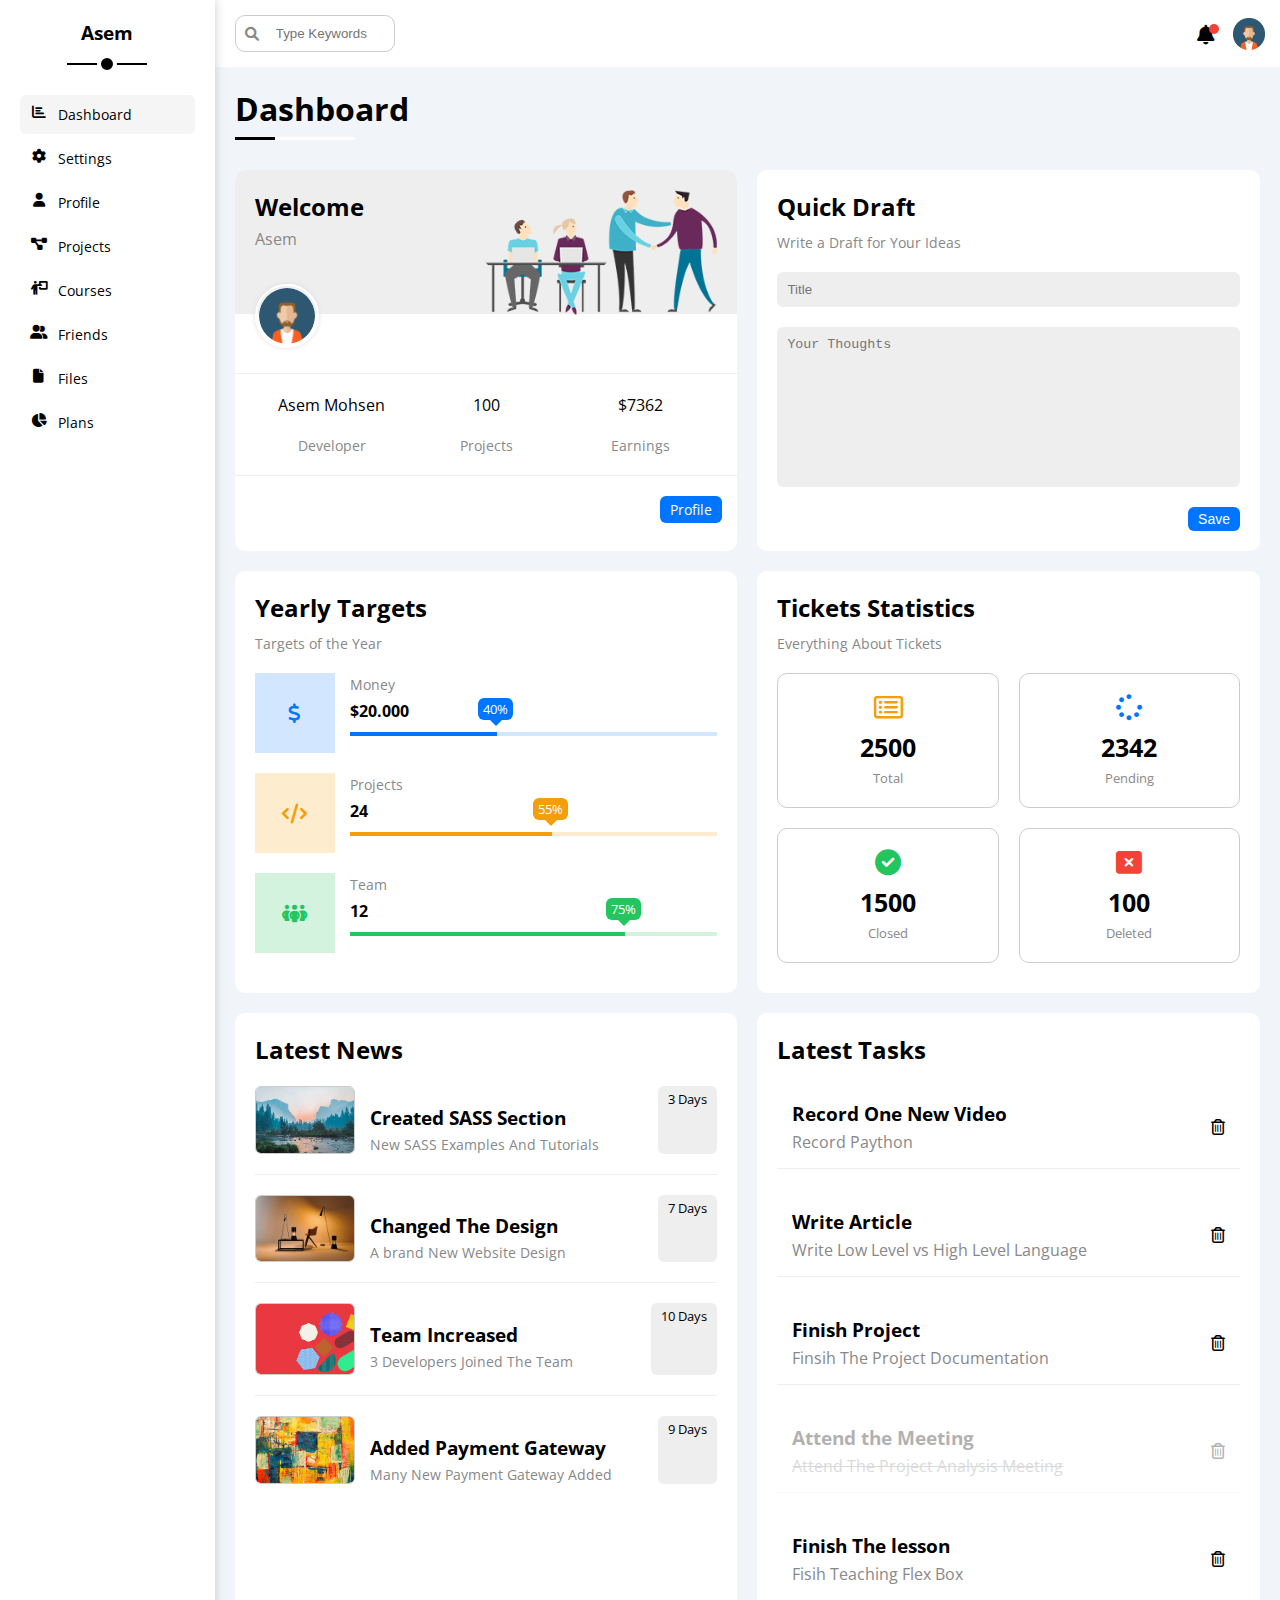
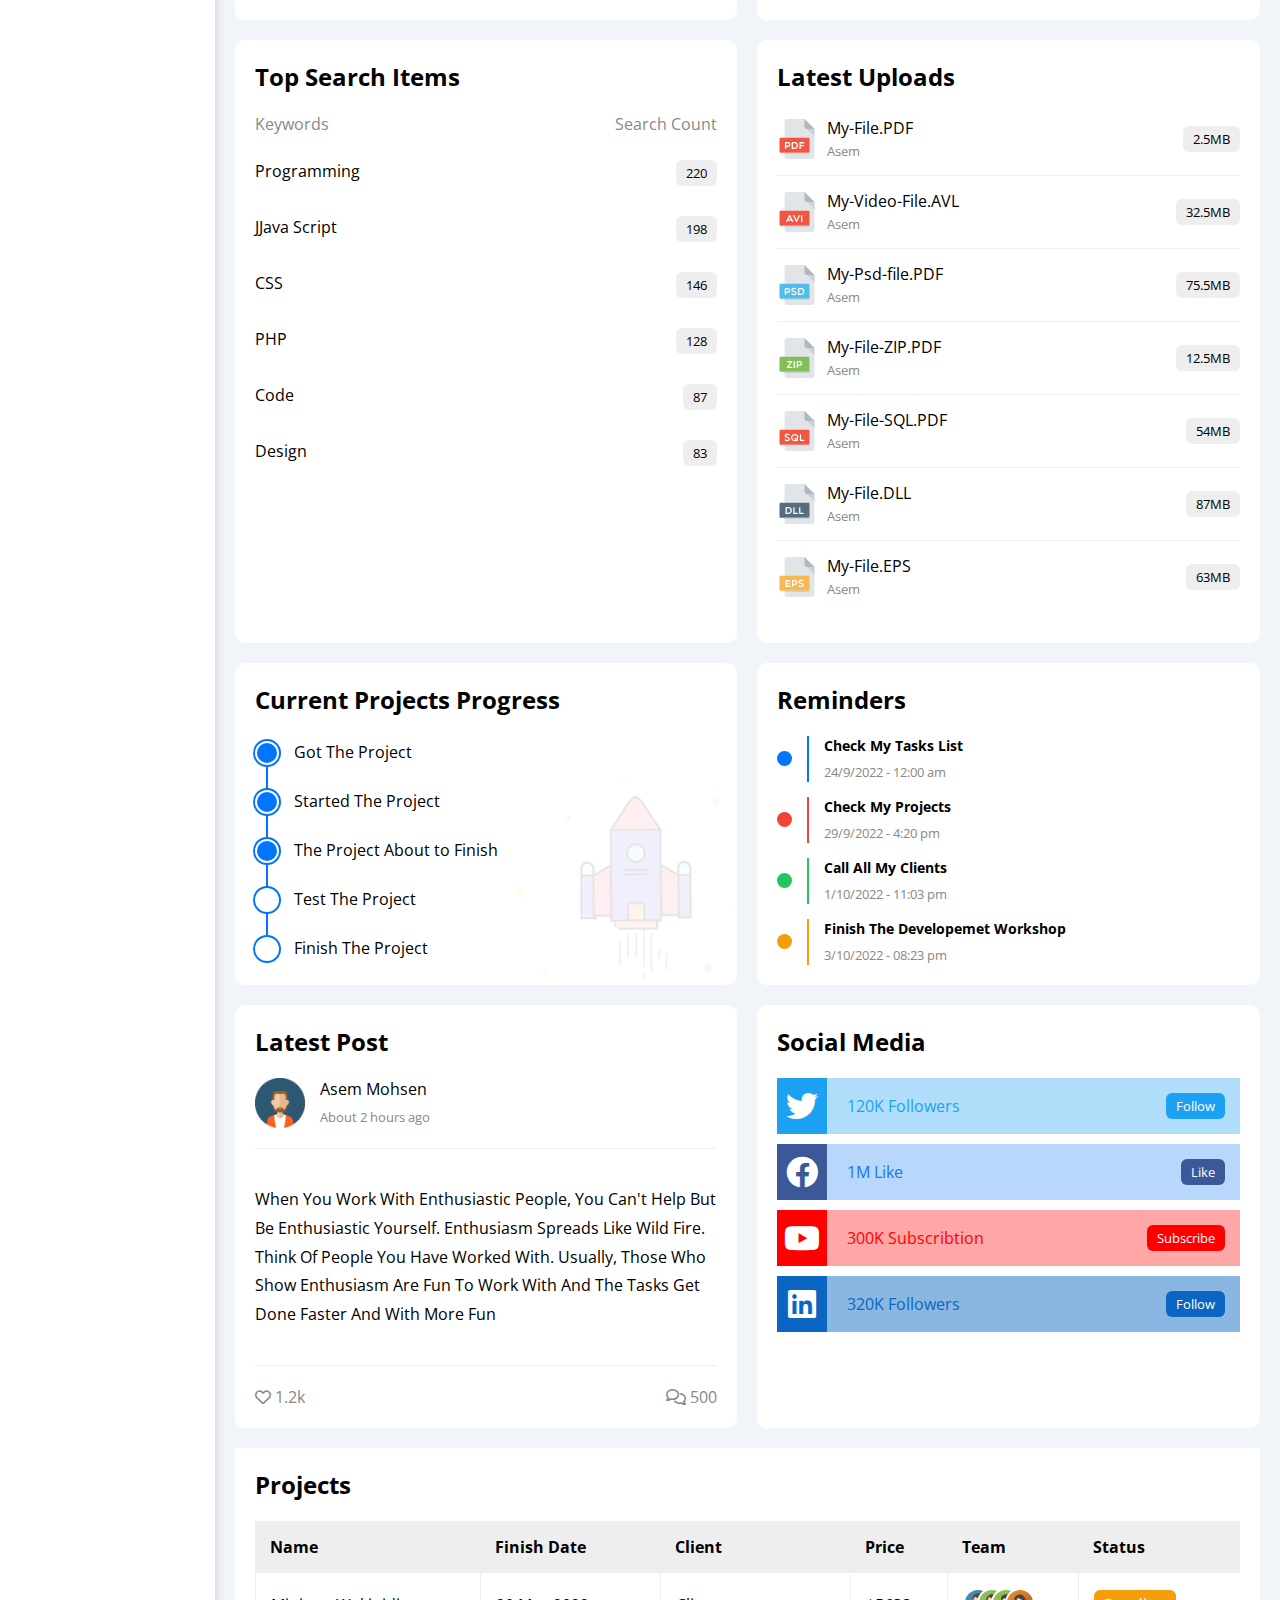
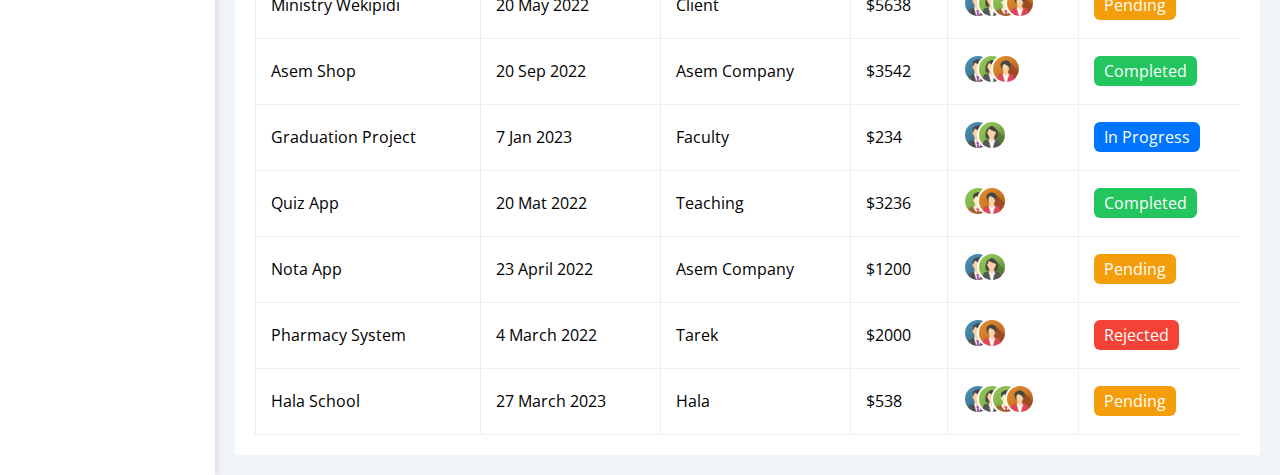
<file: index.html>
<!DOCTYPE html>
<html lang="en">

<head>
    <meta charset="UTF-8" />
    <meta http-equiv="X-UA-Compatible" content="IE=edge" />
    <meta name="viewport" content="width=device-width, initial-scale=1.0" />
    <link rel="stylesheet" href="css/all.min.css" />
    <link rel="stylesheet" href="css/framework.css" />
    <link rel="stylesheet" href="css/main.css" />
    <link rel="preconnect" href="https://fonts.googleapis.com" />
    <link rel="preconnect" href="https://fonts.gstatic.com" crossorigin />
    <link
        href="https://fonts.googleapis.com/css2?family=Open+Sans:wght@400;700&family=Work+Sans:wght@200;300;400;500;600;700;800&display=swap"
        rel="stylesheet" />
    <title>Dashboard</title>
</head>

<body>
    <div class="page d-flex">
        <div class="sidepar bg-white p-20 p-relative">
            <h3 class="p-relative txt-center mt-0">Asem</h3>
            <ul>
                <li>
                    <a class="active d-flex align-center fs-14 c-b p-10 rad-6" href="index.html"><i
                            class="fa-solid fa-chart-bar fa-fw"></i><span> Dashboard </span>
                    </a>
                </li>
                <li>
                    <a class="d-flex align-center fs-14 c-b p-10 rad-6" href="settings.html"><i
                            class="fa-solid fa-gear fa-fw"></i><span> Settings </span>
                    </a>
                </li>
                <li>
                    <a class="d-flex align-center fs-14 c-b p-10 rad-6" href="profile.html"><i
                            class="fa-solid fa-user fa-fw"></i><span> Profile </span>
                    </a>
                </li>
                <li>
                    <a class="d-flex align-center fs-14 c-b p-10 rad-6" href="projects.html"><i
                            class="fa-solid fa-diagram-project fa-fw"></i><span> Projects </span>
                    </a>
                </li>
                <li>
                    <a class="d-flex align-center fs-14 c-b p-10 rad-6" href="courses.html"><i
                            class="fa-solid fa-person-chalkboard fa-fw"></i><span> Courses </span>
                    </a>
                </li>
                <li>
                    <a class="d-flex align-center fs-14 c-b p-10 rad-6" href="friends.html"><i
                            class="fa-solid fa-user-group fa-fw"></i><span> Friends </span>
                    </a>
                </li>
                <li>
                    <a class="d-flex align-center fs-14 c-b p-10 rad-6" href="files.html"><i
                            class="fa-solid fa-file fa-fw"></i><span> Files </span>
                    </a>
                </li>
                <li>
                    <a class="d-flex align-center fs-14 c-b p-10 rad-6" href="plans.html"><i
                            class="fa-solid fa-chart-pie fa-fw"></i><span> Plans </span>
                    </a>
                </li>
            </ul>
        </div>
        <div class="content-area w-full overflow-h">
            <div class="head bg-white p-15 between-flex">
                <div class="search p-relative">
                    <input class="p-10 rad-10 bo" type="search" placeholder="Type Keywords" />
                </div>
                <div class="icon d-flex align-center">
                    <span class="notification p-relative">
                        <i class="fa-solid fa-bell fa-fw fa-lg"></i>
                    </span>
                    <img src="images/avatar.png" alt="" />
                </div>
            </div>

            <h1 class="p-relative">Dashboard</h1>
            <div class="wrapper d-grid gap-20">
                <div class="welcome bg-white rad-10 txt-c-mobile dis-block-mobile">
                    <div class="intro p-20 d-flex space-between bg-eee">
                        <div>
                            <h2 class="m-0">Welcome</h2>
                            <p class="c-gray mt-5">Asem</p>
                        </div>
                        <img class="hide-mobile" src="images/welcome.png" alt="" />
                    </div>
                    <img class="avatar" src="images/avatar.png" alt="" />
                    <div class="body txt-center d-flex p-20 mt-20 mb-20 dis-block-mobile">
                        <div>
                            Asem Mohsen<span class="d-block fs-14 c-gray mt-20">
                                Developer
                            </span>
                        </div>
                        <div>
                            100 <span class="d-block fs-14 c-gray mt-20">Projects</span>
                        </div>
                        <div>
                            $7362 <span class="d-block fs-14 c-gray mt-20">Earnings</span>
                        </div>
                    </div>
                    <a href="profile.html" class="visit d-block fs-14 bg-blue c-white w-fit btn-shape">Profile</a>
                </div>

                <div class="quick-draft p-20 bg-white rad-10">
                    <h2 class="mt-0 mb-10">Quick Draft</h2>
                    <p class="mt-0 mb-20 c-gray fs-14">Write a Draft for Your Ideas</p>
                    <form>
                        <input class="d-block mb-20 w-full p-10 bo-n bg-eee rad-6" type="text" placeholder="Title" />
                        <textarea class="d-block mb-20 w-full p-10 bo-n bg-eee rad-6"
                            placeholder="Your Thoughts"></textarea>
                        <input type="submit" value="Save"
                            class="save d-block fs-14 bg-blue c-white bo-n w-fit btn-shape" />
                    </form>
                </div>

                <div class="targets p-20 bg-white rad-10">
                    <h2 class="mt-0 mb-10">Yearly Targets</h2>
                    <p class="mt-0 mb-20 c-gray fs-14">Targets of the Year</p>
                    <div class="targets-row mb-20 blue d-flex align-center">
                        <div class="icon center-flex">
                            <i class="fa-solid fa-dollar-sign fa-lg c-blue"></i>
                        </div>
                        <div class="details">
                            <span class="fs-14 c-gray">Money</span>
                            <span class="d-block mt-5 mb-10 fw-bold">$20.000</span>
                            <div class="progress p-relative">
                                <span class="bg-blue blue" style="width: 40%">
                                    <span class="bg-blue">40%</span>
                                </span>
                            </div>
                        </div>
                    </div>

                    <div class="targets-row mb-20 d-flex align-center orange">
                        <div class="icon center-flex">
                            <i class="fa-solid fa-code fa-lg c-orange"></i>
                        </div>
                        <div class="details">
                            <span class="fs-14 c-gray">Projects</span>
                            <span class="d-block mt-5 mb-10 fw-bold">24</span>
                            <div class="progress p-relative">
                                <span class="bg-orange orange" style="width: 55%">
                                    <span class="bg-orange">55%</span>
                                </span>
                            </div>
                        </div>
                    </div>

                    <div class="targets-row mb-20 d-flex align-center green">
                        <div class="icon center-flex">
                            <i class="fa-solid fa-people-group fa-lg c-green"></i>
                        </div>
                        <div class="details">
                            <span class="fs-14 c-gray">Team</span>
                            <span class="d-block mt-5 mb-10 fw-bold">12</span>
                            <div class="progress p-relative">
                                <span class="bg-green green" style="width: 75%">
                                    <span class="bg-green">75%</span>
                                </span>
                            </div>
                        </div>
                    </div>
                </div>

                <div class="tickets p-20 bg-white rad-10">
                    <h2 class="mt-0 mb-10">Tickets Statistics</h2>
                    <p class="c-gray fs-14 mb-20 mt-0">Everything About Tickets</p>
                    <div class="d-flex gap-20 txt-center f-wrap">
                        <div class="box p-20 rad-10 fs-13 c-gray  bo">
                            <i class="fa-regular fa-rectangle-list fa-2x mb-10 c-orange"></i>
                            <span class="d-block c-b fw-bold fs-25 mb-5">2500</span>
                            Total
                        </div>

                        <div class="box p-20 rad-10 fs-13 c-gray bo">
                            <i class="fa-solid fa-spinner fa-2x mb-10 c-blue"></i>
                            <span class="d-block c-b fw-bold fs-25 mb-5">2342</span>
                            Pending
                        </div>

                        <div class="box p-20 rad-10 fs-13 c-gray bo">
                            <i class="fa-solid fa-circle-check fa-2x mb-10 c-green"></i>
                            <span class="d-block c-b fw-bold fs-25 mb-5">1500</span>
                            Closed
                        </div>

                        <div class="box p-20 rad-10 fs-13 c-gray  bo">
                            <i class="fa-solid fa-rectangle-xmark fa-2x mb-10 c-red"></i>
                            <span class="d-block c-b fw-bold fs-25 mb-5">100</span>
                            Deleted
                        </div>
                    </div>
                </div>

                <div class="latest p-20 bg-white rad-10 txt-c-mobile">
                    <h2 class="mt-0 mb-20">Latest News</h2>
                    <div class="new-row d-flex align-center bo-bottom">
                        <img class="bo rad-6 mr-15" src="images/1st.jpg" alt="">
                        <div class="info">
                            <h3 class="fs-15 mb-5">Created SASS Section</h3>
                            <p class="c-gray m-0 fs-14 ">New SASS Examples And Tutorials</p>
                        </div>
                        <div class="btn-shape bg-eee fs-13 label"> 3 Days</div>
                    </div>

                    <div class="new-row d-flex align-center bo-bottom">
                        <img class="bo rad-6 mr-15" src="images/2nd.jpg" alt="">
                        <div class="info">
                            <h3 class="fs-15 mb-5"> Changed The Design</h3>
                            <p class="c-gray m-0 fs-14 ">A brand New Website Design</p>
                        </div>
                        <div class="btn-shape bg-eee fs-13 label"> 7 Days</div>
                    </div>

                    <div class="new-row d-flex align-center bo-bottom">
                        <img class="bo rad-6 mr-15" src="images/3rd.jpg" alt="">
                        <div class="info">
                            <h3 class="fs-15 mb-5">Team Increased </h3>
                            <p class="c-gray m-0 fs-14 ">3 Developers Joined The Team </p>
                        </div>
                        <div class="btn-shape bg-eee fs-13 label"> 10 Days</div>
                    </div>

                    <div class="new-row d-flex align-center">
                        <img class="bo rad-6 mr-15" src="images/4th.jpg" alt="">
                        <div class="info">
                            <h3 class="fs-15 mb-5">Added Payment Gateway</h3>
                            <p class="c-gray m-0 fs-14 ">Many New Payment Gateway Added</p>
                        </div>
                        <div class="btn-shape bg-eee fs-13 label"> 9 Days</div>
                    </div>
                </div>

                <div class="tasks p-20 bg-white rad-10">
                    <h2 class="mt-0 mb-20">Latest Tasks</h2>
                    <div class="task-row mb-25 p-15 bo-bottom between-flex">
                        <div class="info">
                            <h3 class="mt-0 mb-5 fs-15">Record One New Video</h3>
                            <p class="m-0 c-gray">Record Paython</p>
                        </div>
                        <i class="fa-regular fa-trash-can delete"></i>
                    </div>

                    <div class="task-row mb-25 p-15 bo-bottom between-flex">
                        <div class="info">
                            <h3 class="mt-0 mb-5 fs-15">Write Article</h3>
                            <p class="m-0 c-gray">Write Low Level vs High Level Language</p>
                        </div>
                        <i class="fa-regular fa-trash-can delete"></i>
                    </div>

                    <div class="task-row mb-25 p-15 bo-bottom between-flex">
                        <div class="info">
                            <h3 class="mt-0 mb-5 fs-15">Finish Project</h3>
                            <p class="m-0 c-gray">Finsih The Project Documentation</p>
                        </div>
                        <i class="fa-regular fa-trash-can delete"></i>
                    </div>

                    <div class="task-row mb-25 p-15 bo-bottom between-flex done">
                        <div class="info">
                            <h3 class="mt-0 mb-5 fs-15">Attend the Meeting</h3>
                            <p class="m-0 c-gray">Attend The Project Analysis Meeting</p>
                        </div>
                        <i class="fa-regular fa-trash-can delete"></i>
                    </div>

                    <div class="task-row mb-25 p-15 between-flex">
                        <div class="info">
                            <h3 class="mt-0 mb-5 fs-15">Finish The lesson</h3>
                            <p class="m-0 c-gray">Fisih Teaching Flex Box</p>
                        </div>
                        <i class="fa-regular fa-trash-can delete"></i>
                    </div>
                </div>

                <div class="search p-20 bg-white rad-10">
                    <h2 class="mt-0 mb-20">Top Search Items</h2>
                    <div class="items-head d-flex space-between c-gray mb-10">
                        <div>Keywords</div>
                        <div>Search Count</div>
                    </div>
                    <div class="items d-flex space-between pt-15 pb-15">
                        <span> Programming</span>
                        <span class="bg-eee fs-13 btn-shape">220</span>
                    </div>

                    <div class="items d-flex space-between pt-15 pb-15">
                        <span>JJava Script</span>
                        <span class="bg-eee fs-13 btn-shape">198</span>
                    </div>

                    <div class="items d-flex space-between pt-15 pb-15">
                        <span>CSS</span>
                        <span class="bg-eee fs-13 btn-shape">146</span>
                    </div>

                    <div class="items d-flex space-between pt-15 pb-15">
                        <span>PHP</span>
                        <span class="bg-eee fs-13 btn-shape">128</span>
                    </div>

                    <div class="items d-flex space-between pt-15 pb-15">
                        <span>Code</span>
                        <span class="bg-eee fs-13 btn-shape">87</span>
                    </div>

                    <div class="items d-flex space-between pt-15 pb-15">
                        <span>Design</span>
                        <span class="bg-eee fs-13 btn-shape">83</span>
                    </div>
                </div>

                <div class="uploads p-20 bg-white rad-10">
                    <h2 class="mt-0 mb-20">Latest Uploads</h2>
                    <ul class="m-0">
                        <li class="pb-10 mb-10 bo-bottom">
                            <div class="d-flex align-items">
                                <img src="images/pdf.svg" class="mr-10" alt="" />
                            </div>
                            <div class="info-files">
                                <span class="d-block">My-File.PDF</span>
                                <span class="fs-13 c-gray">Asem</span>
                            </div>
                            <p class="bg-eee btn-shape fs-13">
                                2.5MB
                            </p>
                        </li>

                        <li class="pb-10 mb-10 bo-bottom">
                            <div class="d-flex align-items">
                                <img class="mr-10" src="images/avi.svg" alt="" />
                            </div>
                            <div class="info-files">
                                <span class="d-block">My-Video-File.AVL</span>
                                <span class="fs-13 c-gray">Asem</span>
                            </div>
                            <p class="bg-eee btn-shape fs-13">
                                32.5MB
                            </p>
                        </li>

                        <li class="pb-10 mb-10 bo-bottom">
                            <div class="d-flex align-items">
                                <img class="mr-10" src="images/psd.svg" alt="" />
                            </div>
                            <div class="info-files">
                                <span class="d-block">My-Psd-file.PDF</span>
                                <span class="fs-13 c-gray">Asem</span>
                            </div>
                            <p class="bg-eee btn-shape fs-13">
                                75.5MB
                            </p>
                        </li>

                        <li class="pb-10 mb-10 bo-bottom">
                            <div class="d-flex align-items">
                                <img class="mr-10" src="images/zip.svg" alt="" />
                            </div>
                            <div class="info-files">
                                <span class="d-block">My-File-ZIP.PDF</span>
                                <span class="fs-13 c-gray">Asem</span>
                            </div>
                            <p class="bg-eee btn-shape fs-13">
                                12.5MB
                            </p>
                        </li>

                        <li class="pb-10 mb-10 bo-bottom">
                            <div class="d-flex align-items">
                                <img class="mr-10" src="images/sql.svg" alt="" />
                            </div>
                            <div class="info-files">
                                <span class="d-block">My-File-SQL.PDF</span>
                                <span class="fs-13 c-gray">Asem</span>
                            </div>
                            <p class="bg-eee btn-shape fs-13">
                                54MB
                            </p>
                        </li>

                        <li class="pb-10 mb-10 bo-bottom">
                            <div class="d-flex align-items">
                                <img class="mr-10" src="images/dll.svg" alt="" />
                            </div>
                            <div class="info-files">
                                <span class="d-block">My-File.DLL</span>
                                <span class="fs-13 c-gray">Asem</span>
                            </div>
                            <p class="bg-eee btn-shape fs-13">
                                87MB
                            </p>
                        </li>

                        <li class="pb-10 mb-10">
                            <div class="d-flex align-items">
                                <img class="mr-10" src="images/eps.svg" alt="" />
                            </div>
                            <div class="info-files">
                                <span class="d-block">My-File.EPS</span>
                                <span class="fs-13 c-gray">Asem</span>
                            </div>
                            <p class="bg-eee btn-shape fs-13">
                                63MB
                            </p>
                        </li>
                    </ul>
                </div>

                <div class="last-project p-20 bg-white rad-10 p-relative">
                    <h2 class="mt-0 mb-20">Current Projects Progress</h2>
                    <ul class="m-0 p-relative">
                        <li class="mt-25 d-flex align-center done"> Got The Project</li>
                        <li class="mt-25 d-flex align-center done"> Started The Project</li>
                        <li class="mt-25 d-flex align-center done"> The Project About to Finish</li>
                        <li class="mt-25 d-flex align-center current"> Test The Project</li>
                        <li class="mt-25 d-flex align-center"> Finish The Project</li>
                    </ul>
                    <img class='lunch-icon hide-mobile' src="images/project.png" alt="">
                </div>

                <div class="reminders p-20 bg-white rad-10 p-relative">
                    <h2 class="mt-0 mb-20">Reminders</h2>
                    <ul class="m-0">
                        <li class="d-flex align-center mt-15">
                            <span class="key bg-blue mr-15 d-block rad-half mt-15"></span>
                            <div class="pl-15 blue">
                                <p class="fs-14 fw-bold mt-0 mb-5">Check My Tasks List</p>
                                <span class="c-gray fs-13">24/9/2022 - 12:00 am</span>
                            </div>
                        </li>

                        <li class="d-flex align-center mt-15">
                            <span class="key bg-red mr-15 d-block rad-half mt-15"></span>
                            <div class="pl-15 red">
                                <p class="fs-14 fw-bold mt-0 mb-5">Check My Projects</p>
                                <span class="c-gray fs-13">29/9/2022 - 4:20 pm</span>
                            </div>
                        </li>

                        <li class="d-flex align-center mt-15">
                            <span class="key bg-green mr-15 d-block rad-half mt-15"></span>
                            <div class="pl-15 green">
                                <p class="fs-14 fw-bold mt-0 mb-5">Call All My Clients</p>
                                <span class="c-gray fs-13">1/10/2022 - 11:03 pm</span>
                            </div>
                        </li>

                        <li class="d-flex align-center mt-15">
                            <span class="key bg-orange mr-15 d-block rad-half mt-15"></span>
                            <div class="pl-15 orange">
                                <p class="fs-14 fw-bold mt-0 mb-5">Finish The Developemet Workshop</p>
                                <span class="c-gray fs-13">3/10/2022 - 08:23 pm</span>
                            </div>
                        </li>
                    </ul>
                </div>

                <div class="post p-20 bg-white rad-10 p-relative">
                    <h2 class="mt-0 mb-20">Latest Post</h2>
                    <div class="top d-flex align-center">
                        <img class="mr-15 avatar" src="./images/avatar.png" alt="">
                        <div class="info">
                            <span class="d-block mb-5">Asem Mohsen</span>
                            <span class="c-gray fs-13">About 2 hours ago</span>
                        </div>
                    </div>
                    <div class="content txt-c-mobile pt-20 pb-20 mb-20 mt-20">
                        <p>When you work with enthusiastic people, you can't help but be enthusiastic yourself.
                            Enthusiasm spreads like wild fire. Think of people you have worked with. Usually, those who
                            show enthusiasm are fun to work with and the tasks get done faster and with more fun</p>
                    </div>
                    <div class="post-stat between-flex c-gray">
                        <div>
                            <i class="fa-regular fa-heart"></i>
                            <span>1.2k</span>
                        </div>
                        <div>
                            <i class="fa-regular fa-comments"></i>
                            <span>500</span>
                        </div>
                    </div>
                </div>

                <div class="media p-20 bg-white rad-10 p-relative">
                    <h2 class="mt-0 mb-20">Social Media</h2>
                    <div class="twitter box p-15 p-relative mb-10 between-flex">
                        <i class="fa-brands fa-twitter fa-2x c-white h-full center-flex"></i>
                        <span>120K Followers</span>
                        <a href="" class="fs-13 c-white btn-shape">Follow</a>
                    </div>

                    <div class="facebook box p-15 p-relative mb-10 between-flex">
                        <i class="fa-brands fa-facebook fa-2x c-white h-full center-flex"></i>
                        <span>1M Like</span>
                        <a href="" class="fs-13 c-white btn-shape">Like</a>
                    </div>

                    <div class="youtube box p-15 p-relative mb-10 between-flex">
                        <i class="fa-brands fa-youtube fa-2x c-white h-full center-flex"></i>
                        <span>300K Subscribtion</span>
                        <a href="" class="fs-13 c-white btn-shape">Subscribe</a>
                    </div>

                    <div class="linkedin box p-15 p-relative mb-10 between-flex">
                        <i class="fa-brands fa-linkedin fa-2x c-white h-full center-flex"></i>
                        <span>320K Followers</span>
                        <a href="" class="fs-13 c-white btn-shape">Follow</a>
                    </div>
                </div>


            </div>


            <div class="projects p-20 bg-white rad-20 m-20">
                <h2 class="mt-0 mb-20">Projects</h2>
                <div class="responsive-table">
                    <table class="fs-15 w-full">
                        <thead>
                            <tr>
                                <td>Name</td>
                                <td>Finish Date</td>
                                <td>Client</td>
                                <td>Price</td>
                                <td>Team</td>
                                <td>Status</td>
                            </tr>
                        </thead>
                        <tbody>
                            <tr>
                                <td>Ministry Wekipidi</td>
                                <td>20 May 2022</td>
                                <td>Client</td>
                                <td>$5638</td>
                                <td>
                                    <img src="images/team-01.png" alt="">
                                    <img src="images/team-02.png" alt="">
                                    <img src="images/team-03.png" alt="">
                                    <img src="images/team-04.png" alt="">
                                </td>
                                <td>
                                    <span class="label bg-orange c-white btn-shape">Pending</span>
                                </td>
                            </tr>

                            <tr>
                                <td>Asem Shop</td>
                                <td>20 Sep 2022</td>
                                <td>Asem Company</td>
                                <td>$3542</td>
                                <td>
                                    <img src="images/team-01.png" alt="">
                                    <img src="images/team-02.png" alt="">
                                    <img src="images/team-04.png" alt="">
                                </td>
                                <td>
                                    <span class="label bg-green c-white btn-shape">Completed</span>
                                </td>
                            </tr>

                            <tr>
                                <td>Graduation Project</td>
                                <td>7 Jan 2023</td>
                                <td>Faculty</td>
                                <td>$234</td>
                                <td>
                                    <img src="images/team-01.png" alt="">
                                    <img src="images/team-02.png" alt="">
                                </td>
                                <td>
                                    <span class="label bg-blue c-white btn-shape">In Progress</span>
                                </td>
                            </tr>

                            <tr>
                                <td>Quiz App</td>
                                <td>20 Mat 2022</td>
                                <td>Teaching</td>
                                <td>$3236</td>
                                <td>
                                    <img src="images/team-03.png" alt="">
                                    <img src="images/team-04.png" alt="">
                                </td>
                                <td>
                                    <span class="label bg-green c-white btn-shape">Completed</span>
                                </td>
                            </tr>

                            <tr>
                                <td>Nota App</td>
                                <td>23 April 2022</td>
                                <td>Asem Company</td>
                                <td>$1200</td>
                                <td>
                                    <img src="images/team-01.png" alt="">
                                    <img src="images/team-02.png" alt="">
                                </td>
                                <td>
                                    <span class="label bg-orange c-white btn-shape">Pending</span>
                                </td>
                            </tr>

                            <tr>
                                <td>Pharmacy System</td>
                                <td>4 March 2022</td>
                                <td>Tarek</td>
                                <td>$2000</td>
                                <td>
                                    <img src="images/team-01.png" alt="">
                                    <img src="images/team-04.png" alt="">
                                </td>
                                <td>
                                    <span class="label bg-red c-white btn-shape">Rejected</span>
                                </td>
                            </tr>

                            <tr>
                                <td>Hala School</td>
                                <td>27 March 2023</td>
                                <td>Hala</td>
                                <td>$538</td>
                                <td>
                                    <img src="images/team-01.png" alt="">
                                    <img src="images/team-02.png" alt="">
                                    <img src="images/team-03.png" alt="">
                                    <img src="images/team-04.png" alt="">
                                </td>
                                <td>
                                    <span class="label bg-orange c-white btn-shape">Pending</span>
                                </td>
                            </tr>
                        </tbody>
                    </table>
                </div>
            </div>
        </div>
    </div>

</body>

</html>
</file>
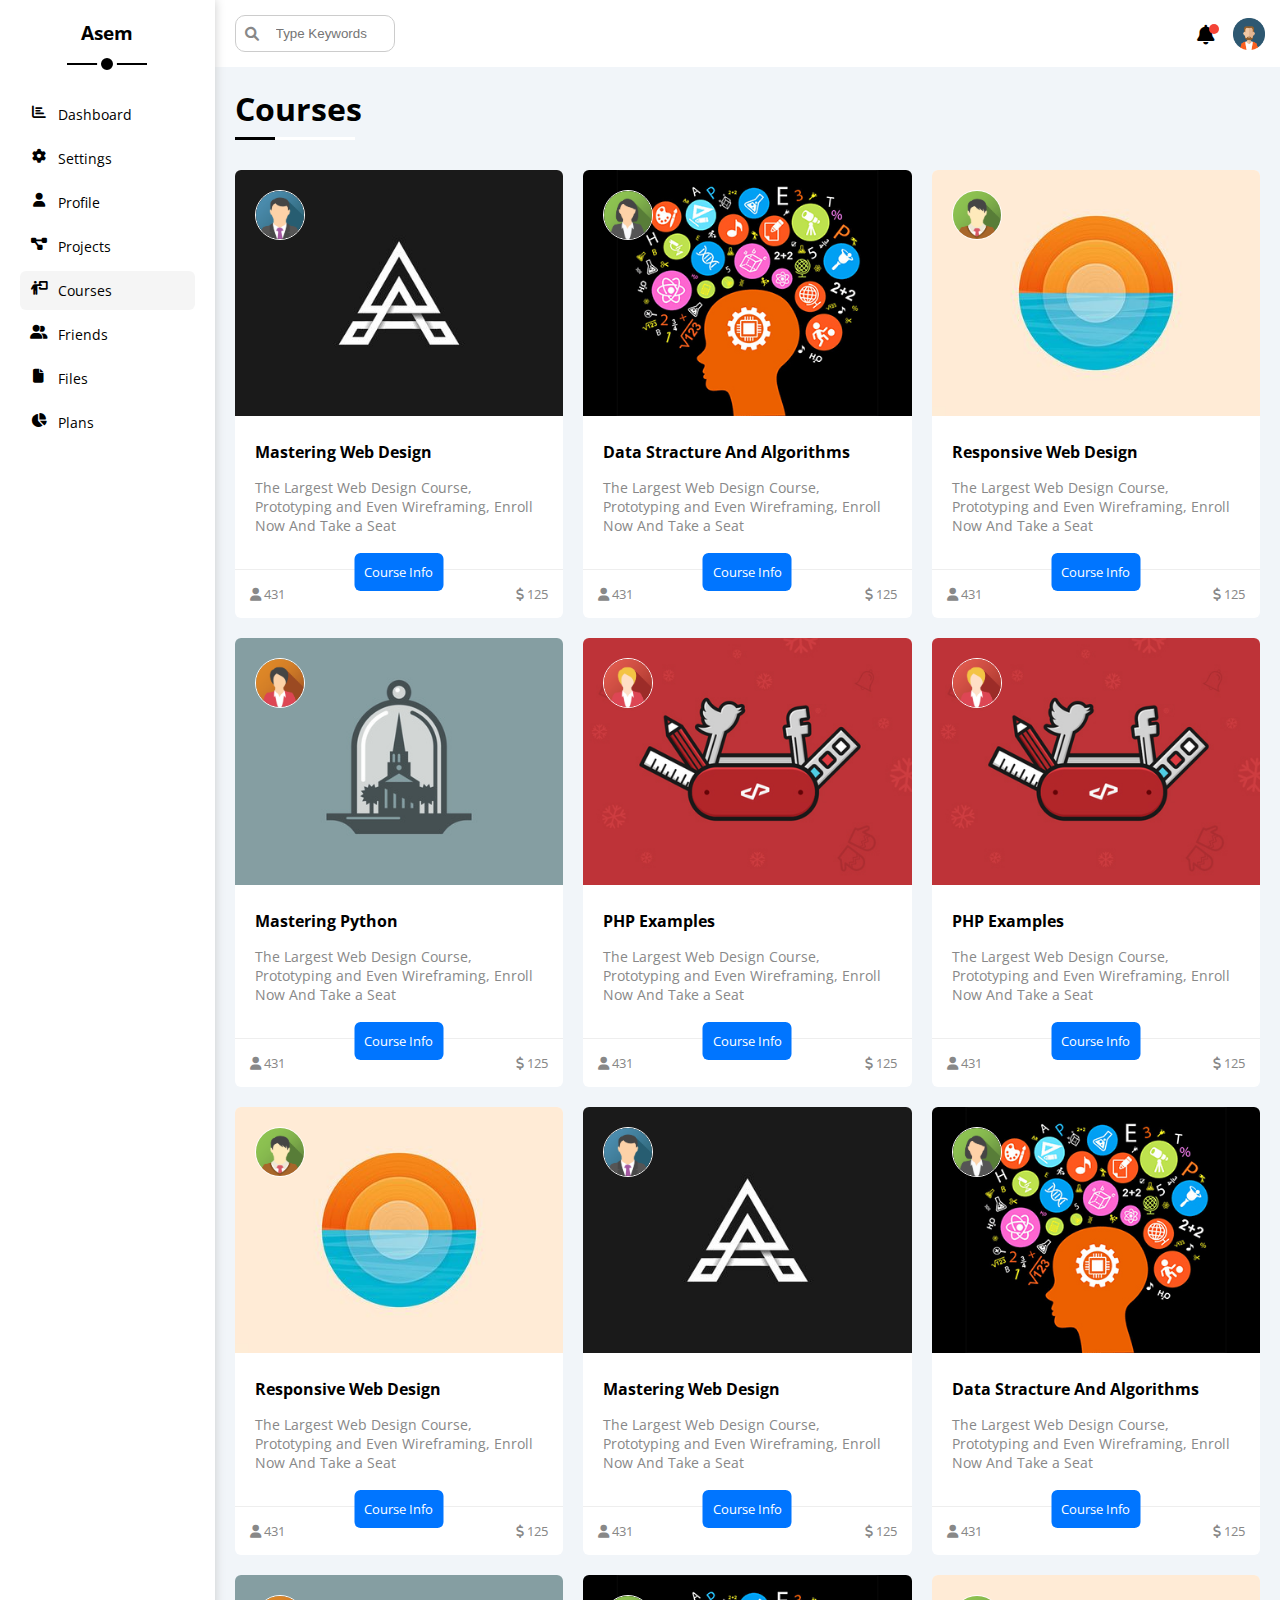
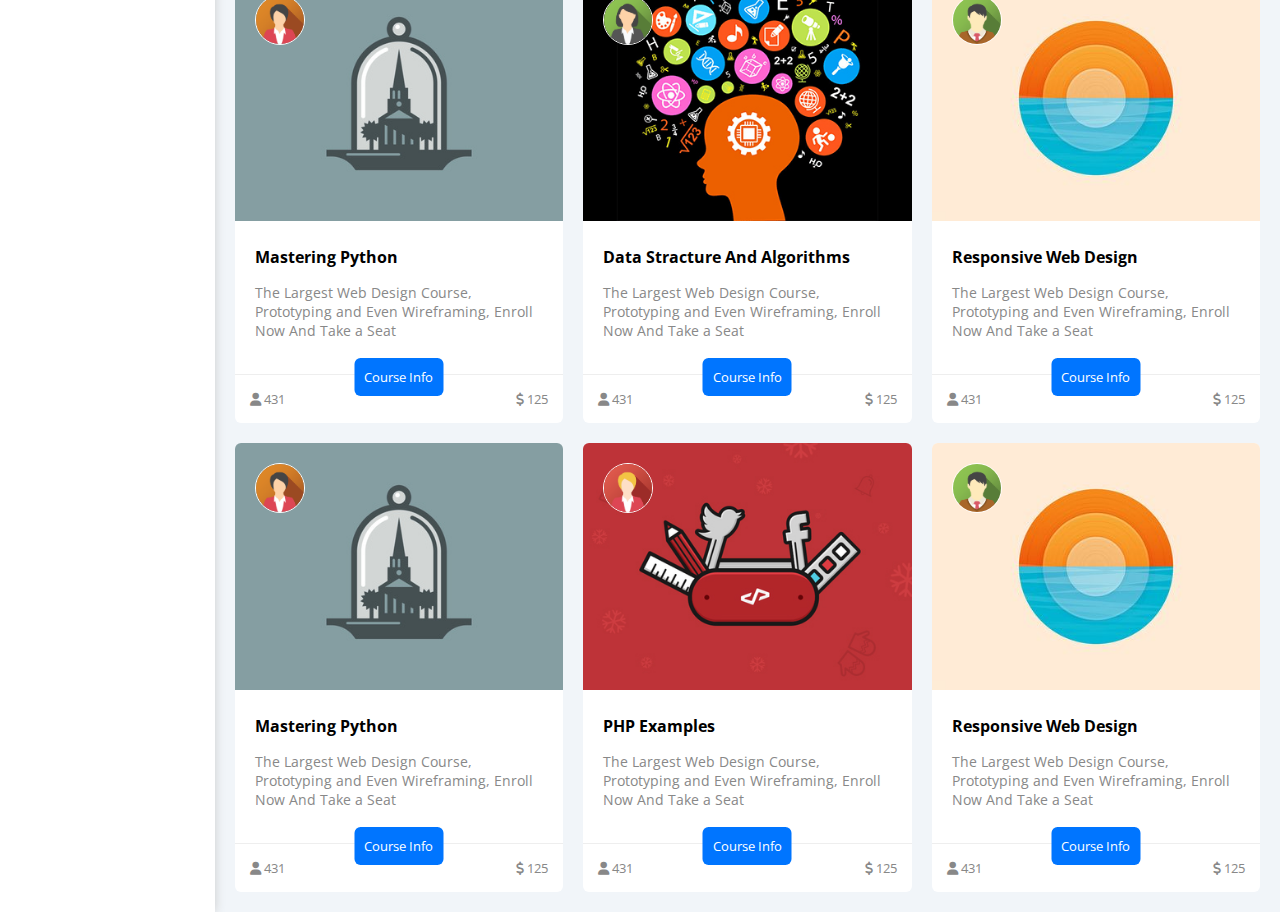
<file: courses.html>
<!DOCTYPE html>
<html lang="en">

<head>
    <meta charset="UTF-8" />
    <meta http-equiv="X-UA-Compatible" content="IE=edge" />
    <meta name="viewport" content="width=device-width, initial-scale=1.0" />
    <link rel="stylesheet" href="css/all.min.css" />
    <link rel="stylesheet" href="css/framework.css" />
    <link rel="stylesheet" href="css/main.css" />
    <link rel="preconnect" href="https://fonts.googleapis.com" />
    <link rel="preconnect" href="https://fonts.gstatic.com" crossorigin />
    <link
        href="https://fonts.googleapis.com/css2?family=Open+Sans:wght@400;700&family=Work+Sans:wght@200;300;400;500;600;700;800&display=swap"
        rel="stylesheet" />
    <title>Dashboard</title>
</head>

<body>
    <div class="page d-flex">
        <div class="sidepar bg-white p-20 p-relative">
            <h3 class="p-relative txt-center mt-0">Asem</h3>
            <ul>
                <li>
                    <a class="d-flex align-center fs-14 c-b p-10 rad-6" href="index.html"><i
                            class="fa-solid fa-chart-bar fa-fw"></i><span> Dashboard </span>
                    </a>
                </li>
                <li>
                    <a class="d-flex align-center fs-14 c-b p-10 rad-6" href="settings.html"><i
                            class="fa-solid fa-gear fa-fw"></i><span> Settings </span>
                    </a>
                </li>
                <li>
                    <a class="d-flex align-center fs-14 c-b p-10 rad-6" href="profile.html"><i
                            class="fa-solid fa-user fa-fw"></i><span> Profile </span>
                    </a>
                </li>
                <li>
                    <a class="d-flex align-center fs-14 c-b p-10 rad-6" href="projects.html"><i
                            class="fa-solid fa-diagram-project fa-fw"></i><span> Projects </span>
                    </a>
                </li>
                <li>
                    <a class="active d-flex align-center fs-14 c-b p-10 rad-6" href="courses.html"><i
                            class="fa-solid fa-person-chalkboard fa-fw"></i><span> Courses </span>
                    </a>
                </li>
                <li>
                    <a class="d-flex align-center fs-14 c-b p-10 rad-6" href="friends.html"><i
                            class="fa-solid fa-user-group fa-fw"></i><span> Friends </span>
                    </a>
                </li>
                <li>
                    <a class="d-flex align-center fs-14 c-b p-10 rad-6" href="files.html"><i
                            class="fa-solid fa-file fa-fw"></i><span> Files </span>
                    </a>
                </li>
                <li>
                    <a class="d-flex align-center fs-14 c-b p-10 rad-6" href="plans.html"><i
                            class="fa-solid fa-chart-pie fa-fw"></i><span> Plans </span>
                    </a>
                </li>
            </ul>
        </div>
        <div class="content-area w-full overflow-h">
            <div class="head bg-white p-15 between-flex">
                <div class="search p-relative">
                    <input class="p-10 rad-10 bo" type="search" placeholder="Type Keywords" />
                </div>
                <div class="icon d-flex align-center">
                    <span class="notification p-relative">
                        <i class="fa-solid fa-bell fa-fw fa-lg"></i>
                    </span>
                    <img src="images/avatar.png" alt="" />
                </div>
            </div>
            <h1 class="p-relative">Courses</h1>
            <div class="Courses-page d-grid m-20 gap-20">
                <div class="course bg-white rad-6 p-relative">
                    <img class="cover" src="images/course-01.jpg" alt="">
                    <img class="instructor" src="images/team-01.png" alt="">
                    <div class="p-20">
                        <h4 class="m-0">Mastering Web Design</h4>
                        <p class="dsec mt-15 fs-14 c-gray">The Largest Web Design Course, Prototyping and Even Wireframing, Enroll Now And Take a Seat</p>
                    </div>
                    <div class="info p-15 p-relative between-flex">
                        <span class="title btn-shape bg-blue c-white p-10">Course Info</span>
                        <span class="c-gray">
                            <i class="fa-solid fa-user"></i>
                            431
                        </span>
                        <span class="c-gray">
                        <i class="fa-solid fa-dollar-sign"></i>
                        125
                    </span>
                    </div>
                </div>

                <div class="course bg-white rad-6 p-relative">
                    <img class="cover" src="images/course-02.jpg" alt="">
                    <img class="instructor" src="images/team-02.png" alt="">
                    <div class="p-20">
                        <h4 class="m-0">Data Stracture And Algorithms</h4>
                        <p class="dsec mt-15 fs-14 c-gray">The Largest Web Design Course, Prototyping and Even Wireframing, Enroll Now And Take a Seat</p>
                    </div>
                    <div class="info p-15 p-relative between-flex">
                        <span class="title btn-shape bg-blue c-white p-10">Course Info</span>
                        <span class="c-gray">
                            <i class="fa-solid fa-user"></i>
                            431
                        </span>
                        <span class="c-gray">
                        <i class="fa-solid fa-dollar-sign"></i>
                        125
                    </span>
                    </div>
                </div>

                <div class="course bg-white rad-6 p-relative">
                    <img class="cover" src="images/course-03.jpg" alt="">
                    <img class="instructor" src="images/team-03.png" alt="">
                    <div class="p-20">
                        <h4 class="m-0">Responsive Web Design</h4>
                        <p class="dsec mt-15 fs-14 c-gray">The Largest Web Design Course, Prototyping and Even Wireframing, Enroll Now And Take a Seat</p>
                    </div>
                    <div class="info p-15 p-relative between-flex">
                        <span class="title btn-shape bg-blue c-white p-10">Course Info</span>
                        <span class="c-gray">
                            <i class="fa-solid fa-user"></i>
                            431
                        </span>
                        <span class="c-gray">
                        <i class="fa-solid fa-dollar-sign"></i>
                        125
                    </span>
                    </div>
                </div>

                <div class="course bg-white rad-6 p-relative">
                    <img class="cover" src="images/course-04.jpg" alt="">
                    <img class="instructor" src="images/team-04.png" alt="">
                    <div class="p-20">
                        <h4 class="m-0">Mastering Python</h4>
                        <p class="dsec mt-15 fs-14 c-gray">The Largest Web Design Course, Prototyping and Even Wireframing, Enroll Now And Take a Seat</p>
                    </div>
                    <div class="info p-15 p-relative between-flex">
                        <span class="title btn-shape bg-blue c-white p-10">Course Info</span>
                        <span class="c-gray">
                            <i class="fa-solid fa-user"></i>
                            431
                        </span>
                        <span class="c-gray">
                        <i class="fa-solid fa-dollar-sign"></i>
                        125
                    </span>
                    </div>
                </div>

                <div class="course bg-white rad-6 p-relative">
                    <img class="cover" src="images/course-05.jpg" alt="">
                    <img class="instructor" src="images/team-05.png" alt="">
                    <div class="p-20">
                        <h4 class="m-0">PHP Examples</h4>
                        <p class="dsec mt-15 fs-14 c-gray">The Largest Web Design Course, Prototyping and Even Wireframing, Enroll Now And Take a Seat</p>
                    </div>
                    <div class="info p-15 p-relative between-flex">
                        <span class="title btn-shape bg-blue c-white p-10">Course Info</span>
                        <span class="c-gray">
                            <i class="fa-solid fa-user"></i>
                            431
                        </span>
                        <span class="c-gray">
                        <i class="fa-solid fa-dollar-sign"></i>
                        125
                    </span>
                    </div>
                </div>

                <div class="course bg-white rad-6 p-relative">
                    <img class="cover" src="images/course-05.jpg" alt="">
                    <img class="instructor" src="images/team-05.png" alt="">
                    <div class="p-20">
                        <h4 class="m-0">PHP Examples</h4>
                        <p class="dsec mt-15 fs-14 c-gray">The Largest Web Design Course, Prototyping and Even Wireframing, Enroll Now And Take a Seat</p>
                    </div>
                    <div class="info p-15 p-relative between-flex">
                        <span class="title btn-shape bg-blue c-white p-10">Course Info</span>
                        <span class="c-gray">
                            <i class="fa-solid fa-user"></i>
                            431
                        </span>
                        <span class="c-gray">
                        <i class="fa-solid fa-dollar-sign"></i>
                        125
                    </span>
                    </div>
                </div>

                <div class="course bg-white rad-6 p-relative">
                    <img class="cover" src="images/course-03.jpg" alt="">
                    <img class="instructor" src="images/team-03.png" alt="">
                    <div class="p-20">
                        <h4 class="m-0">Responsive Web Design</h4>
                        <p class="dsec mt-15 fs-14 c-gray">The Largest Web Design Course, Prototyping and Even Wireframing, Enroll Now And Take a Seat</p>
                    </div>
                    <div class="info p-15 p-relative between-flex">
                        <span class="title btn-shape bg-blue c-white p-10">Course Info</span>
                        <span class="c-gray">
                            <i class="fa-solid fa-user"></i>
                            431
                        </span>
                        <span class="c-gray">
                        <i class="fa-solid fa-dollar-sign"></i>
                        125
                    </span>
                    </div>
                </div>

                <div class="course bg-white rad-6 p-relative">
                    <img class="cover" src="images/course-01.jpg" alt="">
                    <img class="instructor" src="images/team-01.png" alt="">
                    <div class="p-20">
                        <h4 class="m-0">Mastering Web Design</h4>
                        <p class="dsec mt-15 fs-14 c-gray">The Largest Web Design Course, Prototyping and Even Wireframing, Enroll Now And Take a Seat</p>
                    </div>
                    <div class="info p-15 p-relative between-flex">
                        <span class="title btn-shape bg-blue c-white p-10">Course Info</span>
                        <span class="c-gray">
                            <i class="fa-solid fa-user"></i>
                            431
                        </span>
                        <span class="c-gray">
                        <i class="fa-solid fa-dollar-sign"></i>
                        125
                    </span>
                    </div>
                </div>

                <div class="course bg-white rad-6 p-relative">
                    <img class="cover" src="images/course-02.jpg" alt="">
                    <img class="instructor" src="images/team-02.png" alt="">
                    <div class="p-20">
                        <h4 class="m-0">Data Stracture And Algorithms</h4>
                        <p class="dsec mt-15 fs-14 c-gray">The Largest Web Design Course, Prototyping and Even Wireframing, Enroll Now And Take a Seat</p>
                    </div>
                    <div class="info p-15 p-relative between-flex">
                        <span class="title btn-shape bg-blue c-white p-10">Course Info</span>
                        <span class="c-gray">
                            <i class="fa-solid fa-user"></i>
                            431
                        </span>
                        <span class="c-gray">
                        <i class="fa-solid fa-dollar-sign"></i>
                        125
                    </span>
                    </div>
                </div>

                <div class="course bg-white rad-6 p-relative">
                    <img class="cover" src="images/course-04.jpg" alt="">
                    <img class="instructor" src="images/team-04.png" alt="">
                    <div class="p-20">
                        <h4 class="m-0">Mastering Python</h4>
                        <p class="dsec mt-15 fs-14 c-gray">The Largest Web Design Course, Prototyping and Even Wireframing, Enroll Now And Take a Seat</p>
                    </div>
                    <div class="info p-15 p-relative between-flex">
                        <span class="title btn-shape bg-blue c-white p-10">Course Info</span>
                        <span class="c-gray">
                            <i class="fa-solid fa-user"></i>
                            431
                        </span>
                        <span class="c-gray">
                        <i class="fa-solid fa-dollar-sign"></i>
                        125
                    </span>
                    </div>
                </div>

                <div class="course bg-white rad-6 p-relative">
                    <img class="cover" src="images/course-02.jpg" alt="">
                    <img class="instructor" src="images/team-02.png" alt="">
                    <div class="p-20">
                        <h4 class="m-0">Data Stracture And Algorithms</h4>
                        <p class="dsec mt-15 fs-14 c-gray">The Largest Web Design Course, Prototyping and Even Wireframing, Enroll Now And Take a Seat</p>
                    </div>
                    <div class="info p-15 p-relative between-flex">
                        <span class="title btn-shape bg-blue c-white p-10">Course Info</span>
                        <span class="c-gray">
                            <i class="fa-solid fa-user"></i>
                            431
                        </span>
                        <span class="c-gray">
                        <i class="fa-solid fa-dollar-sign"></i>
                        125
                    </span>
                    </div>
                </div>

                <div class="course bg-white rad-6 p-relative">
                    <img class="cover" src="images/course-03.jpg" alt="">
                    <img class="instructor" src="images/team-03.png" alt="">
                    <div class="p-20">
                        <h4 class="m-0">Responsive Web Design</h4>
                        <p class="dsec mt-15 fs-14 c-gray">The Largest Web Design Course, Prototyping and Even Wireframing, Enroll Now And Take a Seat</p>
                    </div>
                    <div class="info p-15 p-relative between-flex">
                        <span class="title btn-shape bg-blue c-white p-10">Course Info</span>
                        <span class="c-gray">
                            <i class="fa-solid fa-user"></i>
                            431
                        </span>
                        <span class="c-gray">
                        <i class="fa-solid fa-dollar-sign"></i>
                        125
                    </span>
                    </div>
                </div>

                <div class="course bg-white rad-6 p-relative">
                    <img class="cover" src="images/course-04.jpg" alt="">
                    <img class="instructor" src="images/team-04.png" alt="">
                    <div class="p-20">
                        <h4 class="m-0">Mastering Python</h4>
                        <p class="dsec mt-15 fs-14 c-gray">The Largest Web Design Course, Prototyping and Even Wireframing, Enroll Now And Take a Seat</p>
                    </div>
                    <div class="info p-15 p-relative between-flex">
                        <span class="title btn-shape bg-blue c-white p-10">Course Info</span>
                        <span class="c-gray">
                            <i class="fa-solid fa-user"></i>
                            431
                        </span>
                        <span class="c-gray">
                        <i class="fa-solid fa-dollar-sign"></i>
                        125
                    </span>
                    </div>
                </div>

                <div class="course bg-white rad-6 p-relative">
                    <img class="cover" src="images/course-05.jpg" alt="">
                    <img class="instructor" src="images/team-05.png" alt="">
                    <div class="p-20">
                        <h4 class="m-0">PHP Examples</h4>
                        <p class="dsec mt-15 fs-14 c-gray">The Largest Web Design Course, Prototyping and Even Wireframing, Enroll Now And Take a Seat</p>
                    </div>
                    <div class="info p-15 p-relative between-flex">
                        <span class="title btn-shape bg-blue c-white p-10">Course Info</span>
                        <span class="c-gray">
                            <i class="fa-solid fa-user"></i>
                            431
                        </span>
                        <span class="c-gray">
                        <i class="fa-solid fa-dollar-sign"></i>
                        125
                    </span>
                    </div>
                </div>

                <div class="course bg-white rad-6 p-relative">
                    <img class="cover" src="images/course-03.jpg" alt="">
                    <img class="instructor" src="images/team-03.png" alt="">
                    <div class="p-20">
                        <h4 class="m-0">Responsive Web Design</h4>
                        <p class="dsec mt-15 fs-14 c-gray">The Largest Web Design Course, Prototyping and Even Wireframing, Enroll Now And Take a Seat</p>
                    </div>
                    <div class="info p-15 p-relative between-flex">
                        <span class="title btn-shape bg-blue c-white p-10">Course Info</span>
                        <span class="c-gray">
                            <i class="fa-solid fa-user"></i>
                            431
                        </span>
                        <span class="c-gray">
                        <i class="fa-solid fa-dollar-sign"></i>
                        125
                    </span>
                    </div>
                </div>
            </div>
        </div>
    </div>
</body>

</html>
</file>
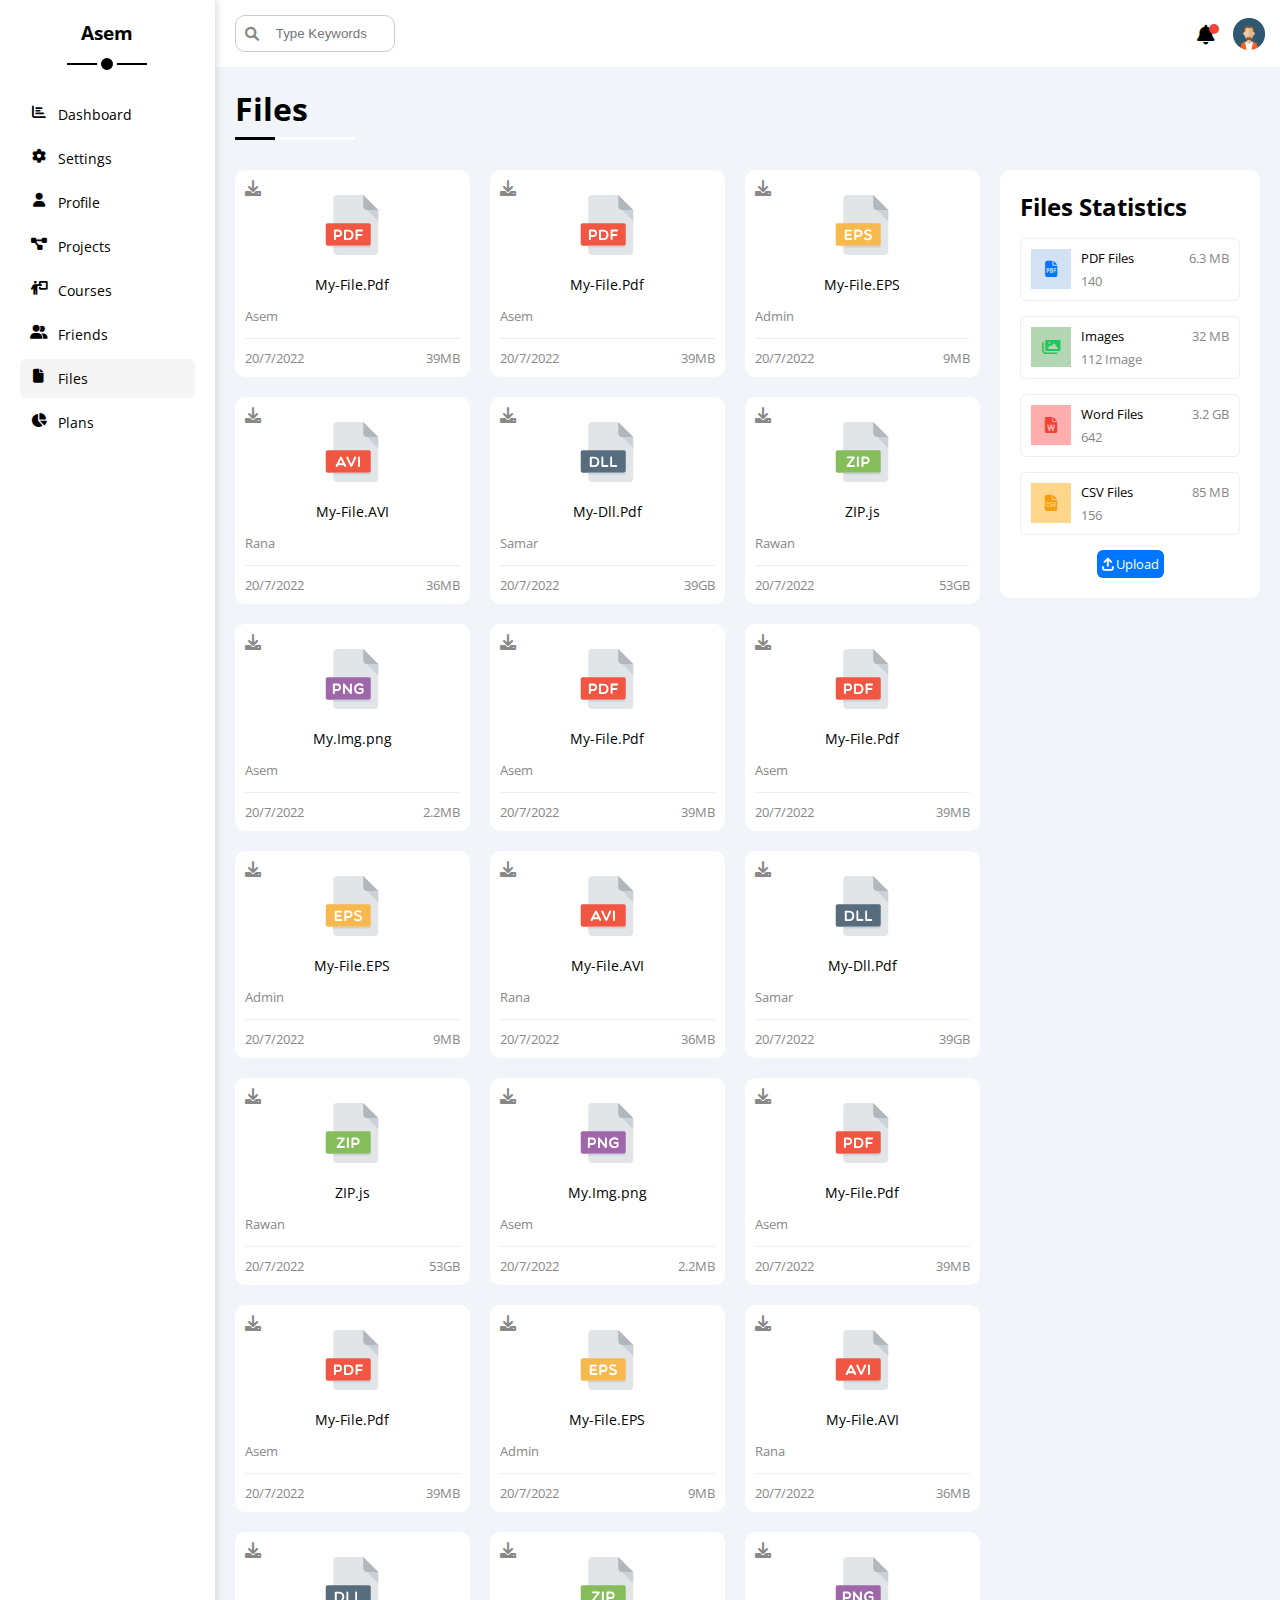
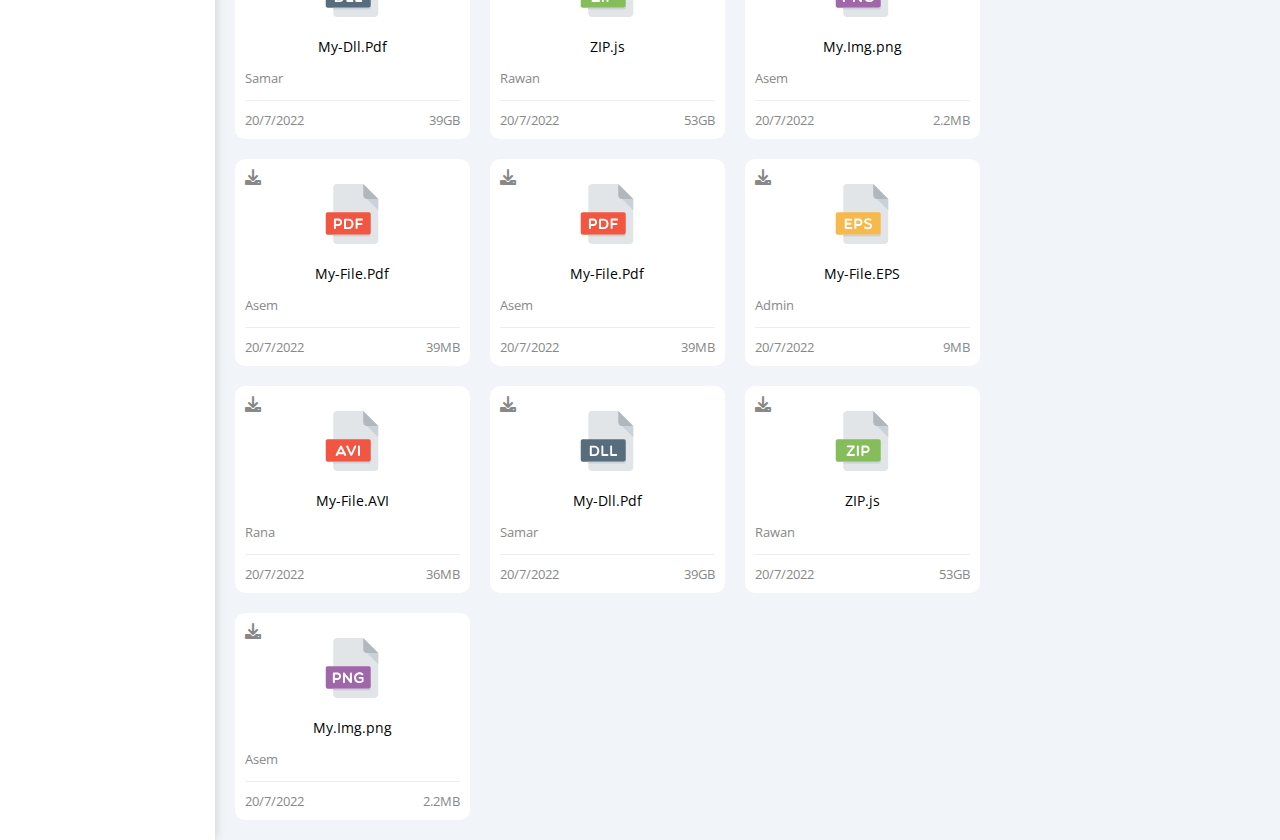
<file: files.html>
<!DOCTYPE html>
<html lang="en">

<head>
    <meta charset="UTF-8" />
    <meta http-equiv="X-UA-Compatible" content="IE=edge" />
    <meta name="viewport" content="width=device-width, initial-scale=1.0" />
    <link rel="stylesheet" href="css/all.min.css" />
    <link rel="stylesheet" href="css/framework.css" />
    <link rel="stylesheet" href="css/main.css" />
    <link rel="preconnect" href="https://fonts.googleapis.com" />
    <link rel="preconnect" href="https://fonts.gstatic.com" crossorigin />
    <link
        href="https://fonts.googleapis.com/css2?family=Open+Sans:wght@400;700&family=Work+Sans:wght@200;300;400;500;600;700;800&display=swap"
        rel="stylesheet" />
    <title>Dashboard</title>
</head>

<body>
    <div class="page d-flex">
        <div class="sidepar bg-white p-20 p-relative">
            <h3 class="p-relative txt-center mt-0">Asem</h3>
            <ul>
                <li>
                    <a class="d-flex align-center fs-14 c-b p-10 rad-6" href="index.html"><i
                            class="fa-solid fa-chart-bar fa-fw"></i><span> Dashboard </span>
                    </a>
                </li>
                <li>
                    <a class="d-flex align-center fs-14 c-b p-10 rad-6" href="settings.html"><i
                            class="fa-solid fa-gear fa-fw"></i><span> Settings </span>
                    </a>
                </li>
                <li>
                    <a class="d-flex align-center fs-14 c-b p-10 rad-6" href="profile.html"><i
                            class="fa-solid fa-user fa-fw"></i><span> Profile </span>
                    </a>
                </li>
                <li>
                    <a class="d-flex align-center fs-14 c-b p-10 rad-6" href="projects.html"><i
                            class="fa-solid fa-diagram-project fa-fw"></i><span> Projects </span>
                    </a>
                </li>
                <li>
                    <a class="d-flex align-center fs-14 c-b p-10 rad-6" href="courses.html"><i
                            class="fa-solid fa-person-chalkboard fa-fw"></i><span> Courses </span>
                    </a>
                </li>
                <li>
                    <a class="d-flex align-center fs-14 c-b p-10 rad-6" href="friends.html"><i
                            class="fa-solid fa-user-group fa-fw"></i><span> Friends </span>
                    </a>
                </li>
                <li>
                    <a class="active d-flex align-center fs-14 c-b p-10 rad-6" href="files.html"><i
                            class="fa-solid fa-file fa-fw"></i><span> Files </span>
                    </a>
                </li>
                <li>
                    <a class="d-flex align-center fs-14 c-b p-10 rad-6" href="plans.html"><i
                            class="fa-solid fa-chart-pie fa-fw"></i><span> Plans </span>
                    </a>
                </li>
            </ul>
        </div>
        <div class="content-area w-full overflow-h">
            <div class="head bg-white p-15 between-flex">
                <div class="search p-relative">
                    <input class="p-10 rad-10 bo" type="search" placeholder="Type Keywords" />
                </div>
                <div class="icon d-flex align-center">
                    <span class="notification p-relative">
                        <i class="fa-solid fa-bell fa-fw fa-lg"></i>
                    </span>
                    <img src="images/avatar.png" alt="" />
                </div>
            </div>
            <h1 class="p-relative">Files</h1>
            <div class="files-page d-flex m-20 gap-20">
                <div class="files-stats bg-white rad-10 p-20">
                    <h2 class="mt-0 txt-c-mobile mb-15">Files Statistics</h2>
                    <div class="d-flex align-center bo-eee p-10 rad-6 mb-15 fs-13">
                        <i class="fa-solid fa-file-pdf fa-lg blue center-flex c-blue icon"></i>
                        <div class="info">
                            <span>PDF Files</span>
                            <span class="d-block c-gray mt-5">140</span>
                        </div>
                        <div class="size c-gray">
                            6.3 MB
                        </div>
                    </div>

                    <div class="d-flex align-center bo-eee p-10 rad-6 mb-15 fs-13">
                        <i class="fa-solid fa-images fa-lg green center-flex c-green icon"></i>
                        <div class="info">
                            <span>Images</span>
                            <span class="d-block c-gray mt-5">112 Image</span>
                        </div>
                        <div class="size c-gray">
                            32 MB
                        </div>
                    </div>

                    <div class="d-flex align-center bo-eee p-10 rad-6 mb-15 fs-13">
                        <i class="fa-solid fa-file-word fa-lg red center-flex c-red icon"></i>
                        <div class="info">
                            <span>Word Files</span>
                            <span class="d-block c-gray mt-5">642</span>
                        </div>
                        <div class="size c-gray">
                            3.2 GB
                        </div>
                    </div>

                    <div class="d-flex align-center bo-eee p-10 rad-6 mb-15 fs-13">
                        <i class="fa-solid fa-file-csv fa-lg orange center-flex c-orange icon"></i>
                        <div class="info">
                            <span>CSV Files</span>
                            <span class="d-block c-gray mt-5">156</span>
                        </div>
                        <div class="size c-gray">
                            85 MB
                        </div>
                    </div>

                    <a href="" class="btn-shape p-10 bg-blue c-white fs-13 upload"> <i
                            class="fa-solid fa-arrow-up-from-bracket"></i> Upload</a>
                </div>

                <div class="files-content d-grid gap-20">
                    <div class="file bg-white rad-10 p-10">
                        <i class="fa-solid fa-download c-gray p-absolute"></i>
                        <div class="icon txt-center">
                            <img class="mt-15 mb-15" src="images/pdf.svg" alt="">
                        </div>
                        <div class="txt-center mb-10 fs-14">
                            My-File.Pdf
                        </div>
                        <p class="c-gray fs-13">Asem</p>
                        <div class="info between-flex mt-10 pt-10 fs-13 c-gray">
                            <span>20/7/2022</span>
                            <span>39MB</span>
                        </div>
                    </div>

                    <div class="file bg-white rad-10 p-10">
                        <i class="fa-solid fa-download c-gray p-absolute"></i>
                        <div class="icon txt-center">
                            <img class="mt-15 mb-15" src="images/pdf.svg" alt="">
                        </div>
                        <div class="txt-center mb-10 fs-14">
                            My-File.Pdf
                        </div>
                        <p class="c-gray fs-13">Asem</p>
                        <div class="info between-flex mt-10 pt-10 fs-13 c-gray">
                            <span>20/7/2022</span>
                            <span>39MB</span>
                        </div>
                    </div>

                    <div class="file bg-white rad-10 p-10">
                        <i class="fa-solid fa-download c-gray p-absolute"></i>
                        <div class="icon txt-center">
                            <img class="mt-15 mb-15" src="images/eps.svg" alt="">
                        </div>
                        <div class="txt-center mb-10 fs-14">
                            My-File.EPS
                        </div>
                        <p class="c-gray fs-13">Admin</p>
                        <div class="info between-flex mt-10 pt-10 fs-13 c-gray">
                            <span>20/7/2022</span>
                            <span>9MB</span>
                        </div>
                    </div>

                    <div class="file bg-white rad-10 p-10">
                        <i class="fa-solid fa-download c-gray p-absolute"></i>
                        <div class="icon txt-center">
                            <img class="mt-15 mb-15" src="images/avi.svg" alt="">
                        </div>
                        <div class="txt-center mb-10 fs-14">
                            My-File.AVI
                        </div>
                        <p class="c-gray fs-13">Rana</p>
                        <div class="info between-flex mt-10 pt-10 fs-13 c-gray">
                            <span>20/7/2022</span>
                            <span>36MB</span>
                        </div>
                    </div>

                    <div class="file bg-white rad-10 p-10">
                        <i class="fa-solid fa-download c-gray p-absolute"></i>
                        <div class="icon txt-center">
                            <img class="mt-15 mb-15" src="images/dll.svg" alt="">
                        </div>
                        <div class="txt-center mb-10 fs-14">
                            My-Dll.Pdf
                        </div>
                        <p class="c-gray fs-13">Samar</p>
                        <div class="info between-flex mt-10 pt-10 fs-13 c-gray">
                            <span>20/7/2022</span>
                            <span>39GB</span>
                        </div>
                    </div>

                    <div class="file bg-white rad-10 p-10">
                        <i class="fa-solid fa-download c-gray p-absolute"></i>
                        <div class="icon txt-center">
                            <img class="mt-15 mb-15" src="images/zip.svg" alt="">
                        </div>
                        <div class="txt-center mb-10 fs-14">
                            ZIP.js
                        </div>
                        <p class="c-gray fs-13">Rawan</p>
                        <div class="info between-flex mt-10 pt-10 fs-13 c-gray">
                            <span>20/7/2022</span>
                            <span>53GB</span>
                        </div>
                    </div>

                    <div class="file bg-white rad-10 p-10">
                        <i class="fa-solid fa-download c-gray p-absolute"></i>
                        <div class="icon txt-center">
                            <img class="mt-15 mb-15" src="images/png.svg" alt="">
                        </div>
                        <div class="txt-center mb-10 fs-14">
                            My.Img.png
                        </div>
                        <p class="c-gray fs-13">Asem</p>
                        <div class="info between-flex mt-10 pt-10 fs-13 c-gray">
                            <span>20/7/2022</span>
                            <span>2.2MB</span>
                        </div>
                    </div>

                    <div class="file bg-white rad-10 p-10">
                        <i class="fa-solid fa-download c-gray p-absolute"></i>
                        <div class="icon txt-center">
                            <img class="mt-15 mb-15" src="images/pdf.svg" alt="">
                        </div>
                        <div class="txt-center mb-10 fs-14">
                            My-File.Pdf
                        </div>
                        <p class="c-gray fs-13">Asem</p>
                        <div class="info between-flex mt-10 pt-10 fs-13 c-gray">
                            <span>20/7/2022</span>
                            <span>39MB</span>
                        </div>
                    </div>

                    <div class="file bg-white rad-10 p-10">
                        <i class="fa-solid fa-download c-gray p-absolute"></i>
                        <div class="icon txt-center">
                            <img class="mt-15 mb-15" src="images/pdf.svg" alt="">
                        </div>
                        <div class="txt-center mb-10 fs-14">
                            My-File.Pdf
                        </div>
                        <p class="c-gray fs-13">Asem</p>
                        <div class="info between-flex mt-10 pt-10 fs-13 c-gray">
                            <span>20/7/2022</span>
                            <span>39MB</span>
                        </div>
                    </div>

                    <div class="file bg-white rad-10 p-10">
                        <i class="fa-solid fa-download c-gray p-absolute"></i>
                        <div class="icon txt-center">
                            <img class="mt-15 mb-15" src="images/eps.svg" alt="">
                        </div>
                        <div class="txt-center mb-10 fs-14">
                            My-File.EPS
                        </div>
                        <p class="c-gray fs-13">Admin</p>
                        <div class="info between-flex mt-10 pt-10 fs-13 c-gray">
                            <span>20/7/2022</span>
                            <span>9MB</span>
                        </div>
                    </div>

                    <div class="file bg-white rad-10 p-10">
                        <i class="fa-solid fa-download c-gray p-absolute"></i>
                        <div class="icon txt-center">
                            <img class="mt-15 mb-15" src="images/avi.svg" alt="">
                        </div>
                        <div class="txt-center mb-10 fs-14">
                            My-File.AVI
                        </div>
                        <p class="c-gray fs-13">Rana</p>
                        <div class="info between-flex mt-10 pt-10 fs-13 c-gray">
                            <span>20/7/2022</span>
                            <span>36MB</span>
                        </div>
                    </div>

                    <div class="file bg-white rad-10 p-10">
                        <i class="fa-solid fa-download c-gray p-absolute"></i>
                        <div class="icon txt-center">
                            <img class="mt-15 mb-15" src="images/dll.svg" alt="">
                        </div>
                        <div class="txt-center mb-10 fs-14">
                            My-Dll.Pdf
                        </div>
                        <p class="c-gray fs-13">Samar</p>
                        <div class="info between-flex mt-10 pt-10 fs-13 c-gray">
                            <span>20/7/2022</span>
                            <span>39GB</span>
                        </div>
                    </div>

                    <div class="file bg-white rad-10 p-10">
                        <i class="fa-solid fa-download c-gray p-absolute"></i>
                        <div class="icon txt-center">
                            <img class="mt-15 mb-15" src="images/zip.svg" alt="">
                        </div>
                        <div class="txt-center mb-10 fs-14">
                            ZIP.js
                        </div>
                        <p class="c-gray fs-13">Rawan</p>
                        <div class="info between-flex mt-10 pt-10 fs-13 c-gray">
                            <span>20/7/2022</span>
                            <span>53GB</span>
                        </div>
                    </div>

                    <div class="file bg-white rad-10 p-10">
                        <i class="fa-solid fa-download c-gray p-absolute"></i>
                        <div class="icon txt-center">
                            <img class="mt-15 mb-15" src="images/png.svg" alt="">
                        </div>
                        <div class="txt-center mb-10 fs-14">
                            My.Img.png
                        </div>
                        <p class="c-gray fs-13">Asem</p>
                        <div class="info between-flex mt-10 pt-10 fs-13 c-gray">
                            <span>20/7/2022</span>
                            <span>2.2MB</span>
                        </div>
                    </div>

                    <div class="file bg-white rad-10 p-10">
                        <i class="fa-solid fa-download c-gray p-absolute"></i>
                        <div class="icon txt-center">
                            <img class="mt-15 mb-15" src="images/pdf.svg" alt="">
                        </div>
                        <div class="txt-center mb-10 fs-14">
                            My-File.Pdf
                        </div>
                        <p class="c-gray fs-13">Asem</p>
                        <div class="info between-flex mt-10 pt-10 fs-13 c-gray">
                            <span>20/7/2022</span>
                            <span>39MB</span>
                        </div>
                    </div>

                    <div class="file bg-white rad-10 p-10">
                        <i class="fa-solid fa-download c-gray p-absolute"></i>
                        <div class="icon txt-center">
                            <img class="mt-15 mb-15" src="images/pdf.svg" alt="">
                        </div>
                        <div class="txt-center mb-10 fs-14">
                            My-File.Pdf
                        </div>
                        <p class="c-gray fs-13">Asem</p>
                        <div class="info between-flex mt-10 pt-10 fs-13 c-gray">
                            <span>20/7/2022</span>
                            <span>39MB</span>
                        </div>
                    </div>

                    <div class="file bg-white rad-10 p-10">
                        <i class="fa-solid fa-download c-gray p-absolute"></i>
                        <div class="icon txt-center">
                            <img class="mt-15 mb-15" src="images/eps.svg" alt="">
                        </div>
                        <div class="txt-center mb-10 fs-14">
                            My-File.EPS
                        </div>
                        <p class="c-gray fs-13">Admin</p>
                        <div class="info between-flex mt-10 pt-10 fs-13 c-gray">
                            <span>20/7/2022</span>
                            <span>9MB</span>
                        </div>
                    </div>

                    <div class="file bg-white rad-10 p-10">
                        <i class="fa-solid fa-download c-gray p-absolute"></i>
                        <div class="icon txt-center">
                            <img class="mt-15 mb-15" src="images/avi.svg" alt="">
                        </div>
                        <div class="txt-center mb-10 fs-14">
                            My-File.AVI
                        </div>
                        <p class="c-gray fs-13">Rana</p>
                        <div class="info between-flex mt-10 pt-10 fs-13 c-gray">
                            <span>20/7/2022</span>
                            <span>36MB</span>
                        </div>
                    </div>

                    <div class="file bg-white rad-10 p-10">
                        <i class="fa-solid fa-download c-gray p-absolute"></i>
                        <div class="icon txt-center">
                            <img class="mt-15 mb-15" src="images/dll.svg" alt="">
                        </div>
                        <div class="txt-center mb-10 fs-14">
                            My-Dll.Pdf
                        </div>
                        <p class="c-gray fs-13">Samar</p>
                        <div class="info between-flex mt-10 pt-10 fs-13 c-gray">
                            <span>20/7/2022</span>
                            <span>39GB</span>
                        </div>
                    </div>

                    <div class="file bg-white rad-10 p-10">
                        <i class="fa-solid fa-download c-gray p-absolute"></i>
                        <div class="icon txt-center">
                            <img class="mt-15 mb-15" src="images/zip.svg" alt="">
                        </div>
                        <div class="txt-center mb-10 fs-14">
                            ZIP.js
                        </div>
                        <p class="c-gray fs-13">Rawan</p>
                        <div class="info between-flex mt-10 pt-10 fs-13 c-gray">
                            <span>20/7/2022</span>
                            <span>53GB</span>
                        </div>
                    </div>

                    <div class="file bg-white rad-10 p-10">
                        <i class="fa-solid fa-download c-gray p-absolute"></i>
                        <div class="icon txt-center">
                            <img class="mt-15 mb-15" src="images/png.svg" alt="">
                        </div>
                        <div class="txt-center mb-10 fs-14">
                            My.Img.png
                        </div>
                        <p class="c-gray fs-13">Asem</p>
                        <div class="info between-flex mt-10 pt-10 fs-13 c-gray">
                            <span>20/7/2022</span>
                            <span>2.2MB</span>
                        </div>
                    </div>

                    <div class="file bg-white rad-10 p-10">
                        <i class="fa-solid fa-download c-gray p-absolute"></i>
                        <div class="icon txt-center">
                            <img class="mt-15 mb-15" src="images/pdf.svg" alt="">
                        </div>
                        <div class="txt-center mb-10 fs-14">
                            My-File.Pdf
                        </div>
                        <p class="c-gray fs-13">Asem</p>
                        <div class="info between-flex mt-10 pt-10 fs-13 c-gray">
                            <span>20/7/2022</span>
                            <span>39MB</span>
                        </div>
                    </div>

                    <div class="file bg-white rad-10 p-10">
                        <i class="fa-solid fa-download c-gray p-absolute"></i>
                        <div class="icon txt-center">
                            <img class="mt-15 mb-15" src="images/pdf.svg" alt="">
                        </div>
                        <div class="txt-center mb-10 fs-14">
                            My-File.Pdf
                        </div>
                        <p class="c-gray fs-13">Asem</p>
                        <div class="info between-flex mt-10 pt-10 fs-13 c-gray">
                            <span>20/7/2022</span>
                            <span>39MB</span>
                        </div>
                    </div>

                    <div class="file bg-white rad-10 p-10">
                        <i class="fa-solid fa-download c-gray p-absolute"></i>
                        <div class="icon txt-center">
                            <img class="mt-15 mb-15" src="images/eps.svg" alt="">
                        </div>
                        <div class="txt-center mb-10 fs-14">
                            My-File.EPS
                        </div>
                        <p class="c-gray fs-13">Admin</p>
                        <div class="info between-flex mt-10 pt-10 fs-13 c-gray">
                            <span>20/7/2022</span>
                            <span>9MB</span>
                        </div>
                    </div>

                    <div class="file bg-white rad-10 p-10">
                        <i class="fa-solid fa-download c-gray p-absolute"></i>
                        <div class="icon txt-center">
                            <img class="mt-15 mb-15" src="images/avi.svg" alt="">
                        </div>
                        <div class="txt-center mb-10 fs-14">
                            My-File.AVI
                        </div>
                        <p class="c-gray fs-13">Rana</p>
                        <div class="info between-flex mt-10 pt-10 fs-13 c-gray">
                            <span>20/7/2022</span>
                            <span>36MB</span>
                        </div>
                    </div>

                    <div class="file bg-white rad-10 p-10">
                        <i class="fa-solid fa-download c-gray p-absolute"></i>
                        <div class="icon txt-center">
                            <img class="mt-15 mb-15" src="images/dll.svg" alt="">
                        </div>
                        <div class="txt-center mb-10 fs-14">
                            My-Dll.Pdf
                        </div>
                        <p class="c-gray fs-13">Samar</p>
                        <div class="info between-flex mt-10 pt-10 fs-13 c-gray">
                            <span>20/7/2022</span>
                            <span>39GB</span>
                        </div>
                    </div>

                    <div class="file bg-white rad-10 p-10">
                        <i class="fa-solid fa-download c-gray p-absolute"></i>
                        <div class="icon txt-center">
                            <img class="mt-15 mb-15" src="images/zip.svg" alt="">
                        </div>
                        <div class="txt-center mb-10 fs-14">
                            ZIP.js
                        </div>
                        <p class="c-gray fs-13">Rawan</p>
                        <div class="info between-flex mt-10 pt-10 fs-13 c-gray">
                            <span>20/7/2022</span>
                            <span>53GB</span>
                        </div>
                    </div>

                    <div class="file bg-white rad-10 p-10">
                        <i class="fa-solid fa-download c-gray p-absolute"></i>
                        <div class="icon txt-center">
                            <img class="mt-15 mb-15" src="images/png.svg" alt="">
                        </div>
                        <div class="txt-center mb-10 fs-14">
                            My.Img.png
                        </div>
                        <p class="c-gray fs-13">Asem</p>
                        <div class="info between-flex mt-10 pt-10 fs-13 c-gray">
                            <span>20/7/2022</span>
                            <span>2.2MB</span>
                        </div>
                    </div>
                </div>
            </div>
        </div>
    </div>
</body>

</html>
</file>
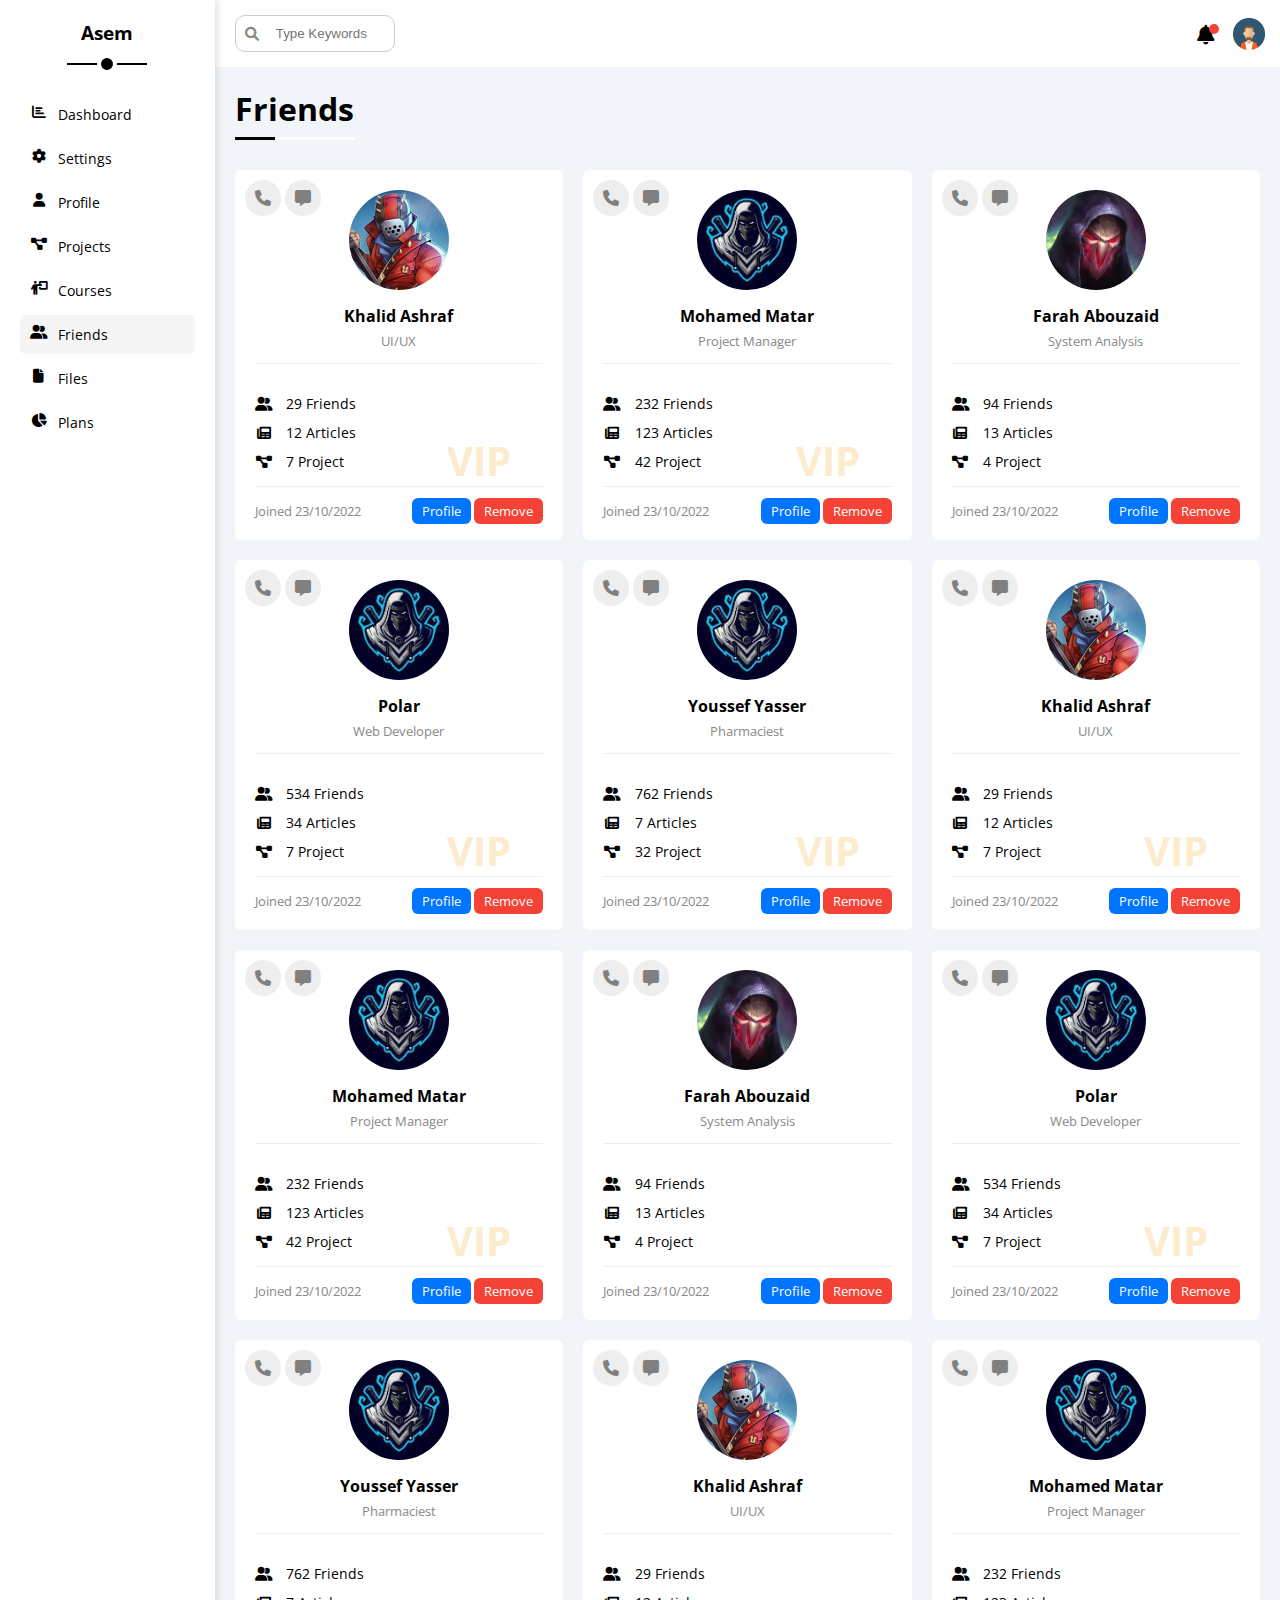
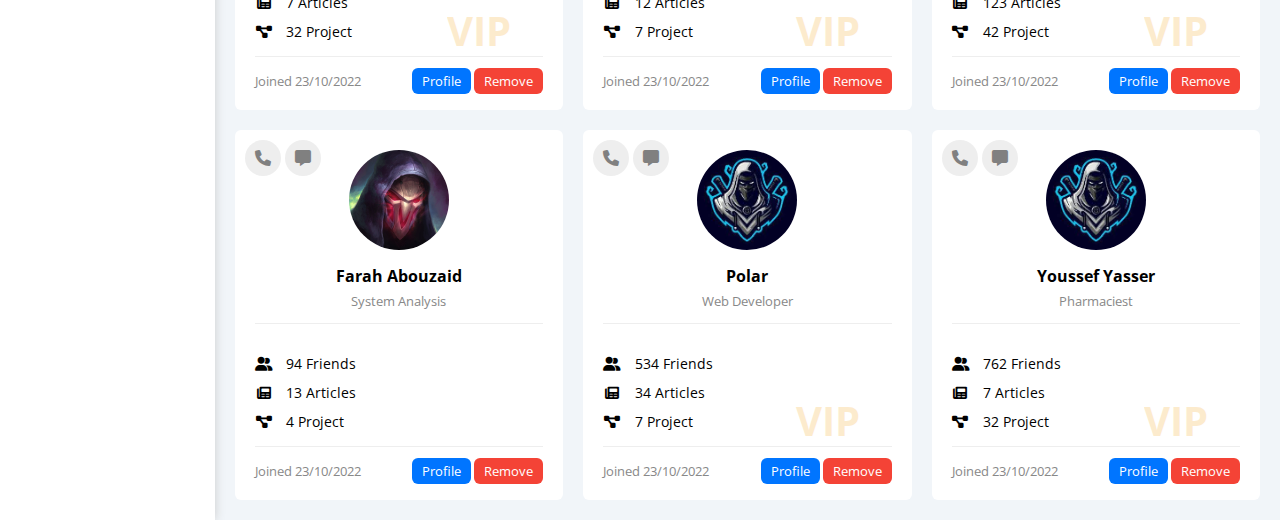
<file: friends.html>
<!DOCTYPE html>
<html lang="en">

<head>
    <meta charset="UTF-8" />
    <meta http-equiv="X-UA-Compatible" content="IE=edge" />
    <meta name="viewport" content="width=device-width, initial-scale=1.0" />
    <link rel="stylesheet" href="css/all.min.css" />
    <link rel="stylesheet" href="css/framework.css" />
    <link rel="stylesheet" href="css/main.css" />
    <link rel="preconnect" href="https://fonts.googleapis.com" />
    <link rel="preconnect" href="https://fonts.gstatic.com" crossorigin />
    <link
        href="https://fonts.googleapis.com/css2?family=Open+Sans:wght@400;700&family=Work+Sans:wght@200;300;400;500;600;700;800&display=swap"
        rel="stylesheet" />
    <title>Dashboard</title>
</head>

<body>
    <div class="page d-flex">
        <div class="sidepar bg-white p-20 p-relative">
            <h3 class="p-relative txt-center mt-0">Asem</h3>
            <ul>
                <li>
                    <a class="d-flex align-center fs-14 c-b p-10 rad-6" href="index.html"><i
                            class="fa-solid fa-chart-bar fa-fw"></i><span> Dashboard </span>
                    </a>
                </li>
                <li>
                    <a class="d-flex align-center fs-14 c-b p-10 rad-6" href="settings.html"><i
                            class="fa-solid fa-gear fa-fw"></i><span> Settings </span>
                    </a>
                </li>
                <li>
                    <a class="d-flex align-center fs-14 c-b p-10 rad-6" href="profile.html"><i
                            class="fa-solid fa-user fa-fw"></i><span> Profile </span>
                    </a>
                </li>
                <li>
                    <a class="d-flex align-center fs-14 c-b p-10 rad-6" href="projects.html"><i
                            class="fa-solid fa-diagram-project fa-fw"></i><span> Projects </span>
                    </a>
                </li>
                <li>
                    <a class="d-flex align-center fs-14 c-b p-10 rad-6" href="courses.html"><i
                            class="fa-solid fa-person-chalkboard fa-fw"></i><span> Courses </span>
                    </a>
                </li>
                <li>
                    <a class="active d-flex align-center fs-14 c-b p-10 rad-6" href="friends.html"><i
                            class="fa-solid fa-user-group fa-fw"></i><span> Friends </span>
                    </a>
                </li>
                <li>
                    <a class="d-flex align-center fs-14 c-b p-10 rad-6" href="files.html"><i
                            class="fa-solid fa-file fa-fw"></i><span> Files </span>
                    </a>
                </li>
                <li>
                    <a class="d-flex align-center fs-14 c-b p-10 rad-6" href="plans.html"><i
                            class="fa-solid fa-chart-pie fa-fw"></i><span> Plans </span>
                    </a>
                </li>
            </ul>
        </div>
        <div class="content-area w-full overflow-h">
            <div class="head bg-white p-15 between-flex">
                <div class="search p-relative">
                    <input class="p-10 rad-10 bo" type="search" placeholder="Type Keywords" />
                </div>
                <div class="icon d-flex align-center">
                    <span class="notification p-relative">
                        <i class="fa-solid fa-bell fa-fw fa-lg"></i>
                    </span>
                    <img src="images/avatar.png" alt="" />
                </div>
            </div>
            <h1 class="p-relative">Friends</h1>
            <div class="friends-page d-grid m-20 gap-20">
                <div class="friend bg-white rad-6 p-20 p-relative">
                    <div class="contact">
                        <i class="fa-solid fa-phone"></i>
                        <i class="fa-solid fa-message"></i>
                    </div>
                    <div class="txt-center bo-bottom">
                        <img class="rad-half mt-10 mb-10 w-100 h-100" src="images/friend-01.jpg" alt="">
                        <h4 class="m-0">Khalid Ashraf</h4>
                        <p class="c-gray mt-5 mb-0 fs-13">UI/UX</p>
                    </div>
                    <div class="icons p-relative fs-14 bo-bottom mt-15 mb-15 pt-15 pb-15">
                        <div class="mb-10">
                            <i class="fa-solid fa-user-group fa-fw"></i>
                            <span>29 Friends</span>
                        </div>
                        <div class="mb-10">
                            <i class="fa-solid fa-newspaper fa-fw"></i>
                            <span>12 Articles</span>
                        </div>
                        <div>
                            <i class="fa-solid fa-diagram-project fa-fw"></i>
                            <span>7 Project</span>
                        </div>
                        <span class="VIP fw-bold c-orange">VIP</span>
                    </div>
                    <div class="info between-flex fs-13">
                        <span class="c-gray"> Joined 23/10/2022 </span>
                        <div>
                            <a href="profile.html" class="btn-shape p-10 bg-blue c-white">Profile</a>
                            <a href="#" class="btn-shape p-10 bg-red c-white">Remove</a>
                        </div>
                    </div>
                </div>

                <div class="friend bg-white rad-6 p-20 p-relative">
                    <div class="contact">
                        <i class="fa-solid fa-phone"></i>
                        <i class="fa-solid fa-message"></i>
                    </div>
                    <div class="txt-center bo-bottom">
                        <img class="rad-half mt-10 mb-10 w-100 h-100" src="images/friend-02.jpg" alt="">
                        <h4 class="m-0">Mohamed Matar</h4>
                        <p class="c-gray mt-5 mb-0 fs-13">Project Manager</p>
                    </div>
                    <div class="icons p-relative fs-14 bo-bottom mt-15 mb-15 pt-15 pb-15">
                        <div class="mb-10">
                            <i class="fa-solid fa-user-group fa-fw"></i>
                            <span>232 Friends</span>
                        </div>
                        <div class="mb-10">
                            <i class="fa-solid fa-newspaper fa-fw"></i>
                            <span>123 Articles</span>
                        </div>
                        <div>
                            <i class="fa-solid fa-diagram-project fa-fw"></i>
                            <span>42 Project</span>
                        </div>
                        <span class="VIP fw-bold c-orange">VIP</span>
                    </div>
                    <div class="info between-flex fs-13">
                        <span class="c-gray"> Joined 23/10/2022 </span>
                        <div>
                            <a href="profile.html" class="btn-shape p-10 bg-blue c-white">Profile</a>
                            <a href="#" class="btn-shape p-10 bg-red c-white">Remove</a>
                        </div>
                    </div>
                </div>

                <div class="friend bg-white rad-6 p-20 p-relative">
                    <div class="contact">
                        <i class="fa-solid fa-phone"></i>
                        <i class="fa-solid fa-message"></i>
                    </div>
                    <div class="txt-center bo-bottom">
                        <img class="rad-half mt-10 mb-10 w-100 h-100" src="images/friend-03.jpg" alt="">
                        <h4 class="m-0">Farah Abouzaid</h4>
                        <p class="c-gray mt-5 mb-0 fs-13">System Analysis</p>
                    </div>
                    <div class="icons p-relative fs-14 bo-bottom mt-15 mb-15 pt-15 pb-15">
                        <div class="mb-10">
                            <i class="fa-solid fa-user-group fa-fw"></i>
                            <span>94 Friends</span>
                        </div>
                        <div class="mb-10">
                            <i class="fa-solid fa-newspaper fa-fw"></i>
                            <span>13 Articles</span>
                        </div>
                        <div>
                            <i class="fa-solid fa-diagram-project fa-fw"></i>
                            <span>4 Project</span>
                        </div>
                    </div>
                    <div class="info between-flex fs-13">
                        <span class="c-gray"> Joined 23/10/2022 </span>
                        <div>
                            <a href="profile.html" class="btn-shape p-10 bg-blue c-white">Profile</a>
                            <a href="#" class="btn-shape p-10 bg-red c-white">Remove</a>
                        </div>
                    </div>
                </div>

                <div class="friend bg-white rad-6 p-20 p-relative">
                    <div class="contact">
                        <i class="fa-solid fa-phone"></i>
                        <i class="fa-solid fa-message"></i>
                    </div>
                    <div class="txt-center bo-bottom">
                        <img class="rad-half mt-10 mb-10 w-100 h-100" src="images/friend-02.jpg" alt="">
                        <h4 class="m-0">Polar</h4>
                        <p class="c-gray mt-5 mb-0 fs-13">Web Developer</p>
                    </div>
                    <div class="icons p-relative fs-14 bo-bottom mt-15 mb-15 pt-15 pb-15">
                        <div class="mb-10">
                            <i class="fa-solid fa-user-group fa-fw"></i>
                            <span>534 Friends</span>
                        </div>
                        <div class="mb-10">
                            <i class="fa-solid fa-newspaper fa-fw"></i>
                            <span>34 Articles</span>
                        </div>
                        <div>
                            <i class="fa-solid fa-diagram-project fa-fw"></i>
                            <span>7 Project</span>
                        </div>
                        <span class="VIP fw-bold c-orange">VIP</span>
                    </div>
                    <div class="info between-flex fs-13">
                        <span class="c-gray"> Joined 23/10/2022 </span>
                        <div>
                            <a href="profile.html" class="btn-shape p-10 bg-blue c-white">Profile</a>
                            <a href="#" class="btn-shape p-10 bg-red c-white">Remove</a>
                        </div>
                    </div>
                </div>

                <div class="friend bg-white rad-6 p-20 p-relative">
                    <div class="contact">
                        <i class="fa-solid fa-phone"></i>
                        <i class="fa-solid fa-message"></i>
                    </div>
                    <div class="txt-center bo-bottom">
                        <img class="rad-half mt-10 mb-10 w-100 h-100" src="images/friend-02.jpg" alt="">
                        <h4 class="m-0">Youssef Yasser</h4>
                        <p class="c-gray mt-5 mb-0 fs-13">Pharmaciest</p>
                    </div>
                    <div class="icons p-relative fs-14 bo-bottom mt-15 mb-15 pt-15 pb-15">
                        <div class="mb-10">
                            <i class="fa-solid fa-user-group fa-fw"></i>
                            <span>762 Friends</span>
                        </div>
                        <div class="mb-10">
                            <i class="fa-solid fa-newspaper fa-fw"></i>
                            <span>7 Articles</span>
                        </div>
                        <div>
                            <i class="fa-solid fa-diagram-project fa-fw"></i>
                            <span>32 Project</span>
                        </div>
                        <span class="VIP fw-bold c-orange">VIP</span>
                    </div>
                    <div class="info between-flex fs-13">
                        <span class="c-gray"> Joined 23/10/2022 </span>
                        <div>
                            <a href="profile.html" class="btn-shape p-10 bg-blue c-white">Profile</a>
                            <a href="#" class="btn-shape p-10 bg-red c-white">Remove</a>
                        </div>
                    </div>
                </div>

                <div class="friend bg-white rad-6 p-20 p-relative">
                    <div class="contact">
                        <i class="fa-solid fa-phone"></i>
                        <i class="fa-solid fa-message"></i>
                    </div>
                    <div class="txt-center bo-bottom">
                        <img class="rad-half mt-10 mb-10 w-100 h-100" src="images/friend-01.jpg" alt="">
                        <h4 class="m-0">Khalid Ashraf</h4>
                        <p class="c-gray mt-5 mb-0 fs-13">UI/UX</p>
                    </div>
                    <div class="icons p-relative fs-14 bo-bottom mt-15 mb-15 pt-15 pb-15">
                        <div class="mb-10">
                            <i class="fa-solid fa-user-group fa-fw"></i>
                            <span>29 Friends</span>
                        </div>
                        <div class="mb-10">
                            <i class="fa-solid fa-newspaper fa-fw"></i>
                            <span>12 Articles</span>
                        </div>
                        <div>
                            <i class="fa-solid fa-diagram-project fa-fw"></i>
                            <span>7 Project</span>
                        </div>
                        <span class="VIP fw-bold c-orange">VIP</span>
                    </div>
                    <div class="info between-flex fs-13">
                        <span class="c-gray"> Joined 23/10/2022 </span>
                        <div>
                            <a href="profile.html" class="btn-shape p-10 bg-blue c-white">Profile</a>
                            <a href="#" class="btn-shape p-10 bg-red c-white">Remove</a>
                        </div>
                    </div>
                </div>

                <div class="friend bg-white rad-6 p-20 p-relative">
                    <div class="contact">
                        <i class="fa-solid fa-phone"></i>
                        <i class="fa-solid fa-message"></i>
                    </div>
                    <div class="txt-center bo-bottom">
                        <img class="rad-half mt-10 mb-10 w-100 h-100" src="images/friend-02.jpg" alt="">
                        <h4 class="m-0">Mohamed Matar</h4>
                        <p class="c-gray mt-5 mb-0 fs-13">Project Manager</p>
                    </div>
                    <div class="icons p-relative fs-14 bo-bottom mt-15 mb-15 pt-15 pb-15">
                        <div class="mb-10">
                            <i class="fa-solid fa-user-group fa-fw"></i>
                            <span>232 Friends</span>
                        </div>
                        <div class="mb-10">
                            <i class="fa-solid fa-newspaper fa-fw"></i>
                            <span>123 Articles</span>
                        </div>
                        <div>
                            <i class="fa-solid fa-diagram-project fa-fw"></i>
                            <span>42 Project</span>
                        </div>
                        <span class="VIP fw-bold c-orange">VIP</span>
                    </div>
                    <div class="info between-flex fs-13">
                        <span class="c-gray"> Joined 23/10/2022 </span>
                        <div>
                            <a href="profile.html" class="btn-shape p-10 bg-blue c-white">Profile</a>
                            <a href="#" class="btn-shape p-10 bg-red c-white">Remove</a>
                        </div>
                    </div>
                </div>

                <div class="friend bg-white rad-6 p-20 p-relative">
                    <div class="contact">
                        <i class="fa-solid fa-phone"></i>
                        <i class="fa-solid fa-message"></i>
                    </div>
                    <div class="txt-center bo-bottom">
                        <img class="rad-half mt-10 mb-10 w-100 h-100" src="images/friend-03.jpg" alt="">
                        <h4 class="m-0">Farah Abouzaid</h4>
                        <p class="c-gray mt-5 mb-0 fs-13">System Analysis</p>
                    </div>
                    <div class="icons p-relative fs-14 bo-bottom mt-15 mb-15 pt-15 pb-15">
                        <div class="mb-10">
                            <i class="fa-solid fa-user-group fa-fw"></i>
                            <span>94 Friends</span>
                        </div>
                        <div class="mb-10">
                            <i class="fa-solid fa-newspaper fa-fw"></i>
                            <span>13 Articles</span>
                        </div>
                        <div>
                            <i class="fa-solid fa-diagram-project fa-fw"></i>
                            <span>4 Project</span>
                        </div>
                    </div>
                    <div class="info between-flex fs-13">
                        <span class="c-gray"> Joined 23/10/2022 </span>
                        <div>
                            <a href="profile.html" class="btn-shape p-10 bg-blue c-white">Profile</a>
                            <a href="#" class="btn-shape p-10 bg-red c-white">Remove</a>
                        </div>
                    </div>
                </div>

                <div class="friend bg-white rad-6 p-20 p-relative">
                    <div class="contact">
                        <i class="fa-solid fa-phone"></i>
                        <i class="fa-solid fa-message"></i>
                    </div>
                    <div class="txt-center bo-bottom">
                        <img class="rad-half mt-10 mb-10 w-100 h-100" src="images/friend-02.jpg" alt="">
                        <h4 class="m-0">Polar</h4>
                        <p class="c-gray mt-5 mb-0 fs-13">Web Developer</p>
                    </div>
                    <div class="icons p-relative fs-14 bo-bottom mt-15 mb-15 pt-15 pb-15">
                        <div class="mb-10">
                            <i class="fa-solid fa-user-group fa-fw"></i>
                            <span>534 Friends</span>
                        </div>
                        <div class="mb-10">
                            <i class="fa-solid fa-newspaper fa-fw"></i>
                            <span>34 Articles</span>
                        </div>
                        <div>
                            <i class="fa-solid fa-diagram-project fa-fw"></i>
                            <span>7 Project</span>
                        </div>
                        <span class="VIP fw-bold c-orange">VIP</span>
                    </div>
                    <div class="info between-flex fs-13">
                        <span class="c-gray"> Joined 23/10/2022 </span>
                        <div>
                            <a href="profile.html" class="btn-shape p-10 bg-blue c-white">Profile</a>
                            <a href="#" class="btn-shape p-10 bg-red c-white">Remove</a>
                        </div>
                    </div>
                </div>

                <div class="friend bg-white rad-6 p-20 p-relative">
                    <div class="contact">
                        <i class="fa-solid fa-phone"></i>
                        <i class="fa-solid fa-message"></i>
                    </div>
                    <div class="txt-center bo-bottom">
                        <img class="rad-half mt-10 mb-10 w-100 h-100" src="images/friend-02.jpg" alt="">
                        <h4 class="m-0">Youssef Yasser</h4>
                        <p class="c-gray mt-5 mb-0 fs-13">Pharmaciest</p>
                    </div>
                    <div class="icons p-relative fs-14 bo-bottom mt-15 mb-15 pt-15 pb-15">
                        <div class="mb-10">
                            <i class="fa-solid fa-user-group fa-fw"></i>
                            <span>762 Friends</span>
                        </div>
                        <div class="mb-10">
                            <i class="fa-solid fa-newspaper fa-fw"></i>
                            <span>7 Articles</span>
                        </div>
                        <div>
                            <i class="fa-solid fa-diagram-project fa-fw"></i>
                            <span>32 Project</span>
                        </div>
                        <span class="VIP fw-bold c-orange">VIP</span>
                    </div>
                    <div class="info between-flex fs-13">
                        <span class="c-gray"> Joined 23/10/2022 </span>
                        <div>
                            <a href="profile.html" class="btn-shape p-10 bg-blue c-white">Profile</a>
                            <a href="#" class="btn-shape p-10 bg-red c-white">Remove</a>
                        </div>
                    </div>
                </div>

                <div class="friend bg-white rad-6 p-20 p-relative">
                    <div class="contact">
                        <i class="fa-solid fa-phone"></i>
                        <i class="fa-solid fa-message"></i>
                    </div>
                    <div class="txt-center bo-bottom">
                        <img class="rad-half mt-10 mb-10 w-100 h-100" src="images/friend-01.jpg" alt="">
                        <h4 class="m-0">Khalid Ashraf</h4>
                        <p class="c-gray mt-5 mb-0 fs-13">UI/UX</p>
                    </div>
                    <div class="icons p-relative fs-14 bo-bottom mt-15 mb-15 pt-15 pb-15">
                        <div class="mb-10">
                            <i class="fa-solid fa-user-group fa-fw"></i>
                            <span>29 Friends</span>
                        </div>
                        <div class="mb-10">
                            <i class="fa-solid fa-newspaper fa-fw"></i>
                            <span>12 Articles</span>
                        </div>
                        <div>
                            <i class="fa-solid fa-diagram-project fa-fw"></i>
                            <span>7 Project</span>
                        </div>
                        <span class="VIP fw-bold c-orange">VIP</span>
                    </div>
                    <div class="info between-flex fs-13">
                        <span class="c-gray"> Joined 23/10/2022 </span>
                        <div>
                            <a href="profile.html" class="btn-shape p-10 bg-blue c-white">Profile</a>
                            <a href="#" class="btn-shape p-10 bg-red c-white">Remove</a>
                        </div>
                    </div>
                </div>

                <div class="friend bg-white rad-6 p-20 p-relative">
                    <div class="contact">
                        <i class="fa-solid fa-phone"></i>
                        <i class="fa-solid fa-message"></i>
                    </div>
                    <div class="txt-center bo-bottom">
                        <img class="rad-half mt-10 mb-10 w-100 h-100" src="images/friend-02.jpg" alt="">
                        <h4 class="m-0">Mohamed Matar</h4>
                        <p class="c-gray mt-5 mb-0 fs-13">Project Manager</p>
                    </div>
                    <div class="icons p-relative fs-14 bo-bottom mt-15 mb-15 pt-15 pb-15">
                        <div class="mb-10">
                            <i class="fa-solid fa-user-group fa-fw"></i>
                            <span>232 Friends</span>
                        </div>
                        <div class="mb-10">
                            <i class="fa-solid fa-newspaper fa-fw"></i>
                            <span>123 Articles</span>
                        </div>
                        <div>
                            <i class="fa-solid fa-diagram-project fa-fw"></i>
                            <span>42 Project</span>
                        </div>
                        <span class="VIP fw-bold c-orange">VIP</span>
                    </div>
                    <div class="info between-flex fs-13">
                        <span class="c-gray"> Joined 23/10/2022 </span>
                        <div>
                            <a href="profile.html" class="btn-shape p-10 bg-blue c-white">Profile</a>
                            <a href="#" class="btn-shape p-10 bg-red c-white">Remove</a>
                        </div>
                    </div>
                </div>

                <div class="friend bg-white rad-6 p-20 p-relative">
                    <div class="contact">
                        <i class="fa-solid fa-phone"></i>
                        <i class="fa-solid fa-message"></i>
                    </div>
                    <div class="txt-center bo-bottom">
                        <img class="rad-half mt-10 mb-10 w-100 h-100" src="images/friend-03.jpg" alt="">
                        <h4 class="m-0">Farah Abouzaid</h4>
                        <p class="c-gray mt-5 mb-0 fs-13">System Analysis</p>
                    </div>
                    <div class="icons p-relative fs-14 bo-bottom mt-15 mb-15 pt-15 pb-15">
                        <div class="mb-10">
                            <i class="fa-solid fa-user-group fa-fw"></i>
                            <span>94 Friends</span>
                        </div>
                        <div class="mb-10">
                            <i class="fa-solid fa-newspaper fa-fw"></i>
                            <span>13 Articles</span>
                        </div>
                        <div>
                            <i class="fa-solid fa-diagram-project fa-fw"></i>
                            <span>4 Project</span>
                        </div>
                    </div>
                    <div class="info between-flex fs-13">
                        <span class="c-gray"> Joined 23/10/2022 </span>
                        <div>
                            <a href="profile.html" class="btn-shape p-10 bg-blue c-white">Profile</a>
                            <a href="#" class="btn-shape p-10 bg-red c-white">Remove</a>
                        </div>
                    </div>
                </div>

                <div class="friend bg-white rad-6 p-20 p-relative">
                    <div class="contact">
                        <i class="fa-solid fa-phone"></i>
                        <i class="fa-solid fa-message"></i>
                    </div>
                    <div class="txt-center bo-bottom">
                        <img class="rad-half mt-10 mb-10 w-100 h-100" src="images/friend-02.jpg" alt="">
                        <h4 class="m-0">Polar</h4>
                        <p class="c-gray mt-5 mb-0 fs-13">Web Developer</p>
                    </div>
                    <div class="icons p-relative fs-14 bo-bottom mt-15 mb-15 pt-15 pb-15">
                        <div class="mb-10">
                            <i class="fa-solid fa-user-group fa-fw"></i>
                            <span>534 Friends</span>
                        </div>
                        <div class="mb-10">
                            <i class="fa-solid fa-newspaper fa-fw"></i>
                            <span>34 Articles</span>
                        </div>
                        <div>
                            <i class="fa-solid fa-diagram-project fa-fw"></i>
                            <span>7 Project</span>
                        </div>
                        <span class="VIP fw-bold c-orange">VIP</span>
                    </div>
                    <div class="info between-flex fs-13">
                        <span class="c-gray"> Joined 23/10/2022 </span>
                        <div>
                            <a href="profile.html" class="btn-shape p-10 bg-blue c-white">Profile</a>
                            <a href="#" class="btn-shape p-10 bg-red c-white">Remove</a>
                        </div>
                    </div>
                </div>

                <div class="friend bg-white rad-6 p-20 p-relative">
                    <div class="contact">
                        <i class="fa-solid fa-phone"></i>
                        <i class="fa-solid fa-message"></i>
                    </div>
                    <div class="txt-center bo-bottom">
                        <img class="rad-half mt-10 mb-10 w-100 h-100" src="images/friend-02.jpg" alt="">
                        <h4 class="m-0">Youssef Yasser</h4>
                        <p class="c-gray mt-5 mb-0 fs-13">Pharmaciest</p>
                    </div>
                    <div class="icons p-relative fs-14 bo-bottom mt-15 mb-15 pt-15 pb-15">
                        <div class="mb-10">
                            <i class="fa-solid fa-user-group fa-fw"></i>
                            <span>762 Friends</span>
                        </div>
                        <div class="mb-10">
                            <i class="fa-solid fa-newspaper fa-fw"></i>
                            <span>7 Articles</span>
                        </div>
                        <div>
                            <i class="fa-solid fa-diagram-project fa-fw"></i>
                            <span>32 Project</span>
                        </div>
                        <span class="VIP fw-bold c-orange">VIP</span>
                    </div>
                    <div class="info between-flex fs-13">
                        <span class="c-gray"> Joined 23/10/2022 </span>
                        <div>
                            <a href="profile.html" class="btn-shape p-10 bg-blue c-white">Profile</a>
                            <a href="#" class="btn-shape p-10 bg-red c-white">Remove</a>
                        </div>
                    </div>
                </div>
            </div>
        </div>
    </div>
</body>

</html>
</file>
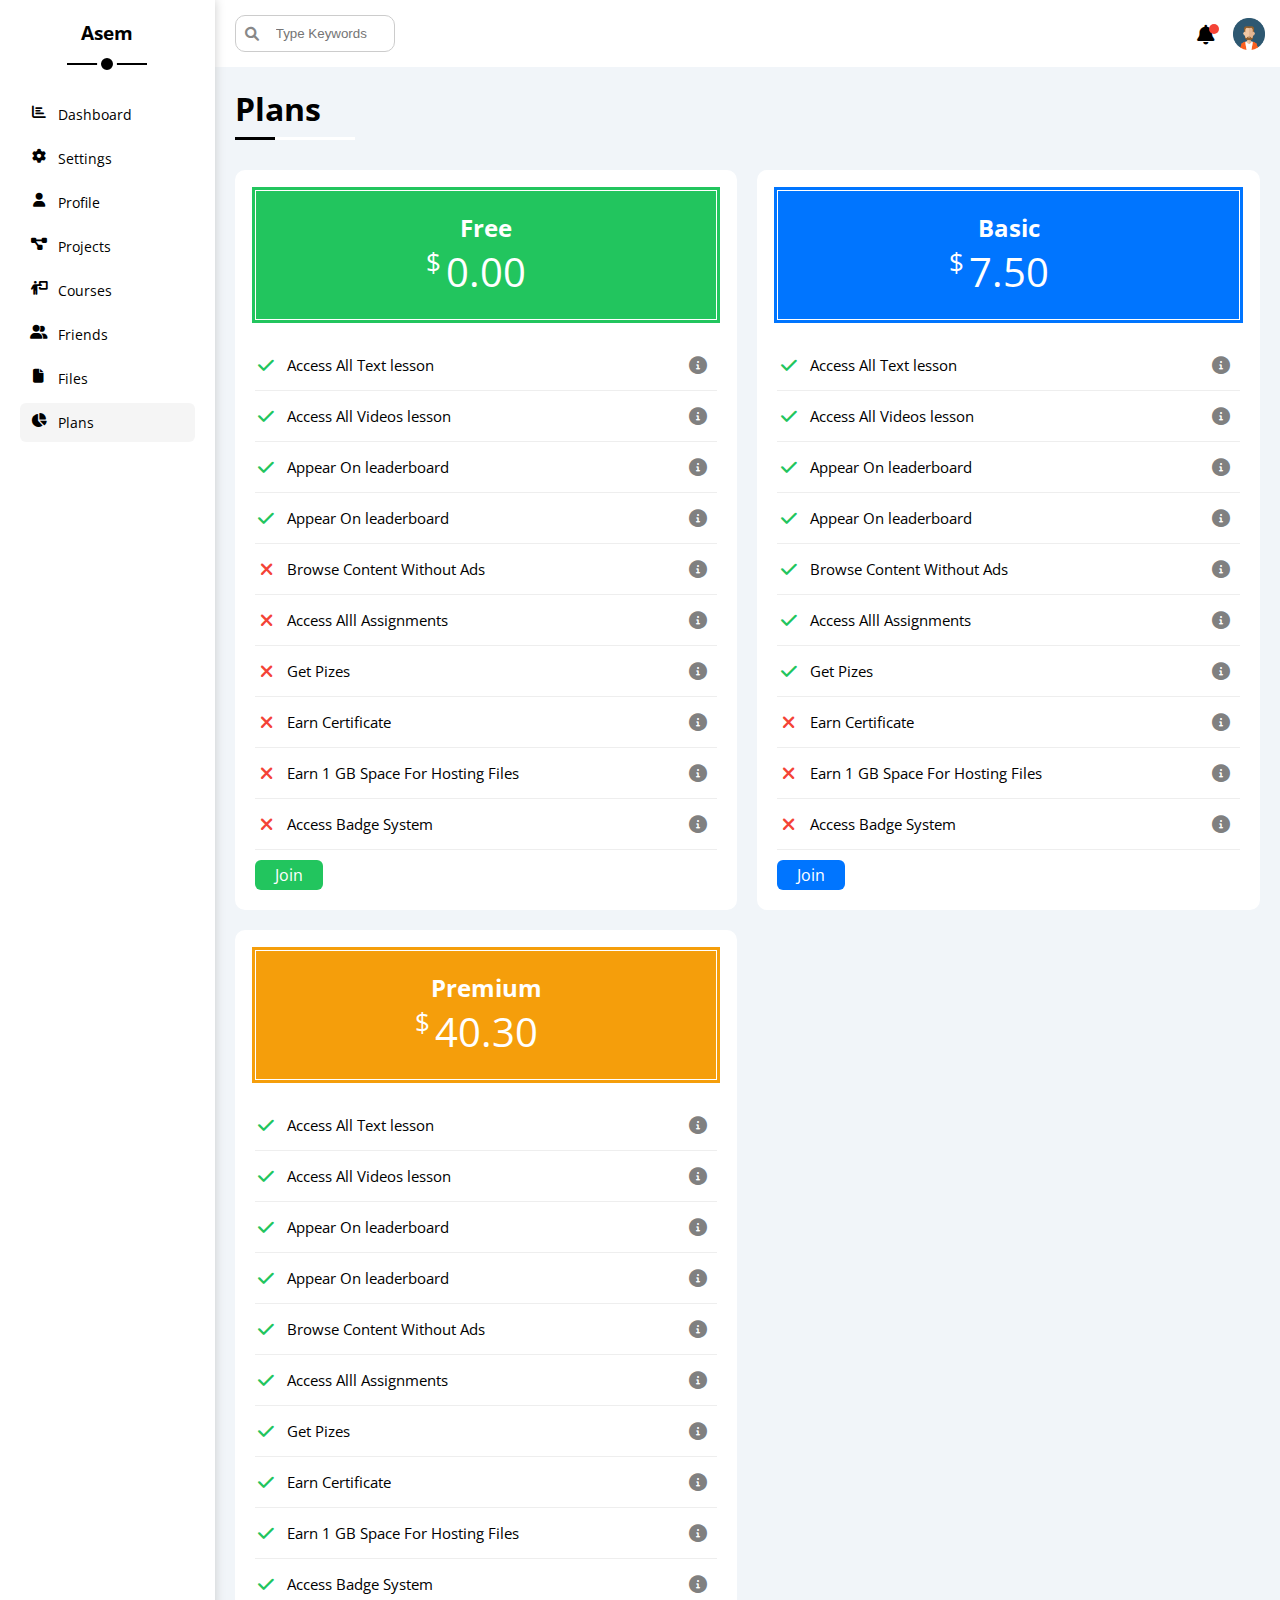
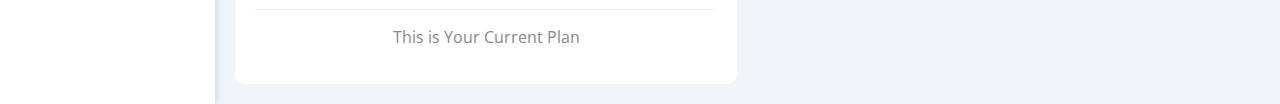
<file: plans.html>
<!DOCTYPE html>
<html lang="en">

<head>
    <meta charset="UTF-8" />
    <meta http-equiv="X-UA-Compatible" content="IE=edge" />
    <meta name="viewport" content="width=device-width, initial-scale=1.0" />
    <link rel="stylesheet" href="css/all.min.css" />
    <link rel="stylesheet" href="css/framework.css" />
    <link rel="stylesheet" href="css/main.css" />
    <link rel="preconnect" href="https://fonts.googleapis.com" />
    <link rel="preconnect" href="https://fonts.gstatic.com" crossorigin />
    <link
        href="https://fonts.googleapis.com/css2?family=Open+Sans:wght@400;700&family=Work+Sans:wght@200;300;400;500;600;700;800&display=swap"
        rel="stylesheet" />
    <title>Dashboard</title>
</head>

<body>
    <div class="page d-flex">
        <div class="sidepar bg-white p-20 p-relative">
            <h3 class="p-relative txt-center mt-0">Asem</h3>
            <ul>
                <li>
                    <a class="d-flex align-center fs-14 c-b p-10 rad-6" href="index.html"><i
                            class="fa-solid fa-chart-bar fa-fw"></i><span> Dashboard </span>
                    </a>
                </li>
                <li>
                    <a class="d-flex align-center fs-14 c-b p-10 rad-6" href="settings.html"><i
                            class="fa-solid fa-gear fa-fw"></i><span> Settings </span>
                    </a>
                </li>
                <li>
                    <a class="d-flex align-center fs-14 c-b p-10 rad-6" href="profile.html"><i
                            class="fa-solid fa-user fa-fw"></i><span> Profile </span>
                    </a>
                </li>
                <li>
                    <a class="d-flex align-center fs-14 c-b p-10 rad-6" href="projects.html"><i
                            class="fa-solid fa-diagram-project fa-fw"></i><span> Projects </span>
                    </a>
                </li>
                <li>
                    <a class="d-flex align-center fs-14 c-b p-10 rad-6" href="courses.html"><i
                            class="fa-solid fa-person-chalkboard fa-fw"></i><span> Courses </span>
                    </a>
                </li>
                <li>
                    <a class="d-flex align-center fs-14 c-b p-10 rad-6" href="friends.html"><i
                            class="fa-solid fa-user-group fa-fw"></i><span> Friends </span>
                    </a>
                </li>
                <li>
                    <a class="d-flex align-center fs-14 c-b p-10 rad-6" href="files.html"><i
                            class="fa-solid fa-file fa-fw"></i><span> Files </span>
                    </a>
                </li>
                <li>
                    <a class="active d-flex align-center fs-14 c-b p-10 rad-6" href="plans.html"><i
                            class="fa-solid fa-chart-pie fa-fw"></i><span> Plans </span>
                    </a>
                </li>
            </ul>
        </div>
        <div class="content-area w-full overflow-h">
            <div class="head bg-white p-15 between-flex">
                <div class="search p-relative">
                    <input class="p-10 rad-10 bo" type="search" placeholder="Type Keywords" />
                </div>
                <div class="icon d-flex align-center">
                    <span class="notification p-relative">
                        <i class="fa-solid fa-bell fa-fw fa-lg"></i>
                    </span>
                    <img src="images/avatar.png" alt="" />
                </div>
            </div>
            <h1 class="p-relative">Plans</h1>
            <div class="plans-page d-grid m-20 gap-20">
                <div class="plan bg-white rad-10 p-20 green">
                    <div class="top mb-20 txt-center p-20 bg-green green">
                        <h2 class="m-0 c-white">Free</h2>
                        <div class="price c-white">
                            <span> $ </span> 0.00
                        </div>
                    </div>
                    <ul class="m-0">
                        <li>
                            <i class="fa-solid fa-check fa-fw yes"></i>
                            <span>Access All Text lesson</span>
                            <i class="fa-solid fa-circle-info help"></i>
                        </li>
                        <li>
                            <i class="fa-solid fa-check fa-fw yes"></i>
                            <span>Access All Videos lesson</span>
                            <i class="fa-solid fa-circle-info help"></i>
                        </li>
                        <li>
                            <i class="fa-solid fa-check fa-fw yes"></i>
                            <span>Appear On leaderboard</span>
                            <i class="fa-solid fa-circle-info help"></i>
                        </li>
                        <li>
                            <i class="fa-solid fa-check fa-fw yes"></i>
                            <span>Appear On leaderboard</span>
                            <i class="fa-solid fa-circle-info help"></i>
                        </li>
                        <li>
                            <i class="fa-solid fa-xmark fa-fw no"></i>
                            <span>Browse Content Without Ads</span>
                            <i class="fa-solid fa-circle-info help"></i>
                        </li>
                        <li>
                            <i class="fa-solid fa-xmark fa-fw no"></i>
                            <span>Access Alll Assignments</span>
                            <i class="fa-solid fa-circle-info help"></i>
                        </li>
                        <li>
                            <i class="fa-solid fa-xmark fa-fw no"></i>
                            <span>Get Pizes</span>
                            <i class="fa-solid fa-circle-info help"></i>
                        </li>
                        <li>
                            <i class="fa-solid fa-xmark fa-fw no"></i>
                            <span>Earn Certificate</span>
                            <i class="fa-solid fa-circle-info help"></i>
                        </li>
                        <li>
                            <i class="fa-solid fa-xmark fa-fw no"></i>
                            <span>Earn 1 GB Space For Hosting Files</span>
                            <i class="fa-solid fa-circle-info help"></i>
                        </li>
                        <li>
                            <i class="fa-solid fa-xmark fa-fw no"></i>
                            <span>Access Badge System</span>
                            <i class="fa-solid fa-circle-info help"></i>
                        </li>
                    </ul>
                    <a href="#" class="btn-shape bg-green c-white d-block w-fit button"> Join</a>
                </div>

                <div class="plan bg-white rad-10 p-20 blue">
                    <div class="top mb-20  txt-center p-20 bg-blue blue">
                        <h2 class="m-0 c-white">Basic</h2>
                        <div class="price c-white">
                            <span> $ </span> 7.50
                        </div>
                    </div>
                    <ul class="m-0">
                        <li>
                            <i class="fa-solid fa-check fa-fw yes"></i>
                            <span>Access All Text lesson</span>
                            <i class="fa-solid fa-circle-info help"></i>
                        </li>
                        <li>
                            <i class="fa-solid fa-check fa-fw yes"></i>
                            <span>Access All Videos lesson</span>
                            <i class="fa-solid fa-circle-info help"></i>
                        </li>
                        <li>
                            <i class="fa-solid fa-check fa-fw yes"></i>
                            <span>Appear On leaderboard</span>
                            <i class="fa-solid fa-circle-info help"></i>
                        </li>
                        <li>
                            <i class="fa-solid fa-check fa-fw yes"></i>
                            <span>Appear On leaderboard</span>
                            <i class="fa-solid fa-circle-info help"></i>
                        </li>
                        <li>
                            <i class="fa-solid fa-check fa-fw yes"></i>
                            <span>Browse Content Without Ads</span>
                            <i class="fa-solid fa-circle-info help"></i>
                        </li>
                        <li>
                            <i class="fa-solid fa-check fa-fw yes"></i>
                            <span>Access Alll Assignments</span>
                            <i class="fa-solid fa-circle-info help"></i>
                        </li>
                        <li>
                            <i class="fa-solid fa-check fa-fw yes"></i>
                            <span>Get Pizes</span>
                            <i class="fa-solid fa-circle-info help"></i>
                        </li>
                        <li>
                            <i class="fa-solid fa-xmark fa-fw no"></i>
                            <span>Earn Certificate</span>
                            <i class="fa-solid fa-circle-info help"></i>
                        </li>
                        <li>
                            <i class="fa-solid fa-xmark fa-fw no"></i>
                            <span>Earn 1 GB Space For Hosting Files</span>
                            <i class="fa-solid fa-circle-info help"></i>
                        </li>
                        <li>
                            <i class="fa-solid fa-xmark fa-fw no"></i>
                            <span>Access Badge System</span>
                            <i class="fa-solid fa-circle-info help"></i>
                        </li>
                    </ul>
                    <a href="#" class="btn-shape bg-blue c-white d-block w-fit button"> Join</a>
                </div>

                <div class="plan bg-white rad-10 p-20 orange">
                    <div class="top mb-20  txt-center p-20 bg-orange orange">
                        <h2 class="m-0 c-white">Premium</h2>
                        <div class="price c-white">
                            <span> $ </span> 40.30
                        </div>
                    </div>
                    <ul class="m-0">
                        <li>
                            <i class="fa-solid fa-check fa-fw yes"></i>
                            <span>Access All Text lesson</span>
                            <i class="fa-solid fa-circle-info help"></i>
                        </li>
                        <li>
                            <i class="fa-solid fa-check fa-fw yes"></i>
                            <span>Access All Videos lesson</span>
                            <i class="fa-solid fa-circle-info help"></i>
                        </li>
                        <li>
                            <i class="fa-solid fa-check fa-fw yes"></i>
                            <span>Appear On leaderboard</span>
                            <i class="fa-solid fa-circle-info help"></i>
                        </li>
                        <li>
                            <i class="fa-solid fa-check fa-fw yes"></i>
                            <span>Appear On leaderboard</span>
                            <i class="fa-solid fa-circle-info help"></i>
                        </li>
                        <li>
                            <i class="fa-solid fa-check fa-fw yes"></i>
                            <span>Browse Content Without Ads</span>
                            <i class="fa-solid fa-circle-info help"></i>
                        </li>
                        <li>
                            <i class="fa-solid fa-check fa-fw yes"></i>
                            <span>Access Alll Assignments</span>
                            <i class="fa-solid fa-circle-info help"></i>
                        </li>
                        <li>
                            <i class="fa-solid fa-check fa-fw yes"></i>
                            <span>Get Pizes</span>
                            <i class="fa-solid fa-circle-info help"></i>
                        </li>
                        <li>
                            <i class="fa-solid fa-check fa-fw yes"></i>
                            <span>Earn Certificate</span>
                            <i class="fa-solid fa-circle-info help"></i>
                        </li>
                        <li>
                            <i class="fa-solid fa-check fa-fw yes"></i>
                            <span>Earn 1 GB Space For Hosting Files</span>
                            <i class="fa-solid fa-circle-info help"></i>
                        </li>
                        <li>
                            <i class="fa-solid fa-check fa-fw yes"></i>
                            <span>Access Badge System</span>
                            <i class="fa-solid fa-circle-info help"></i>
                        </li>
                    </ul>
                    <p class="c-gray mt-10 txt-center">This is Your Current Plan</a>
                </div>
            </div>
            </div>
        </div>
    </div>
</body>

</html>
</file>
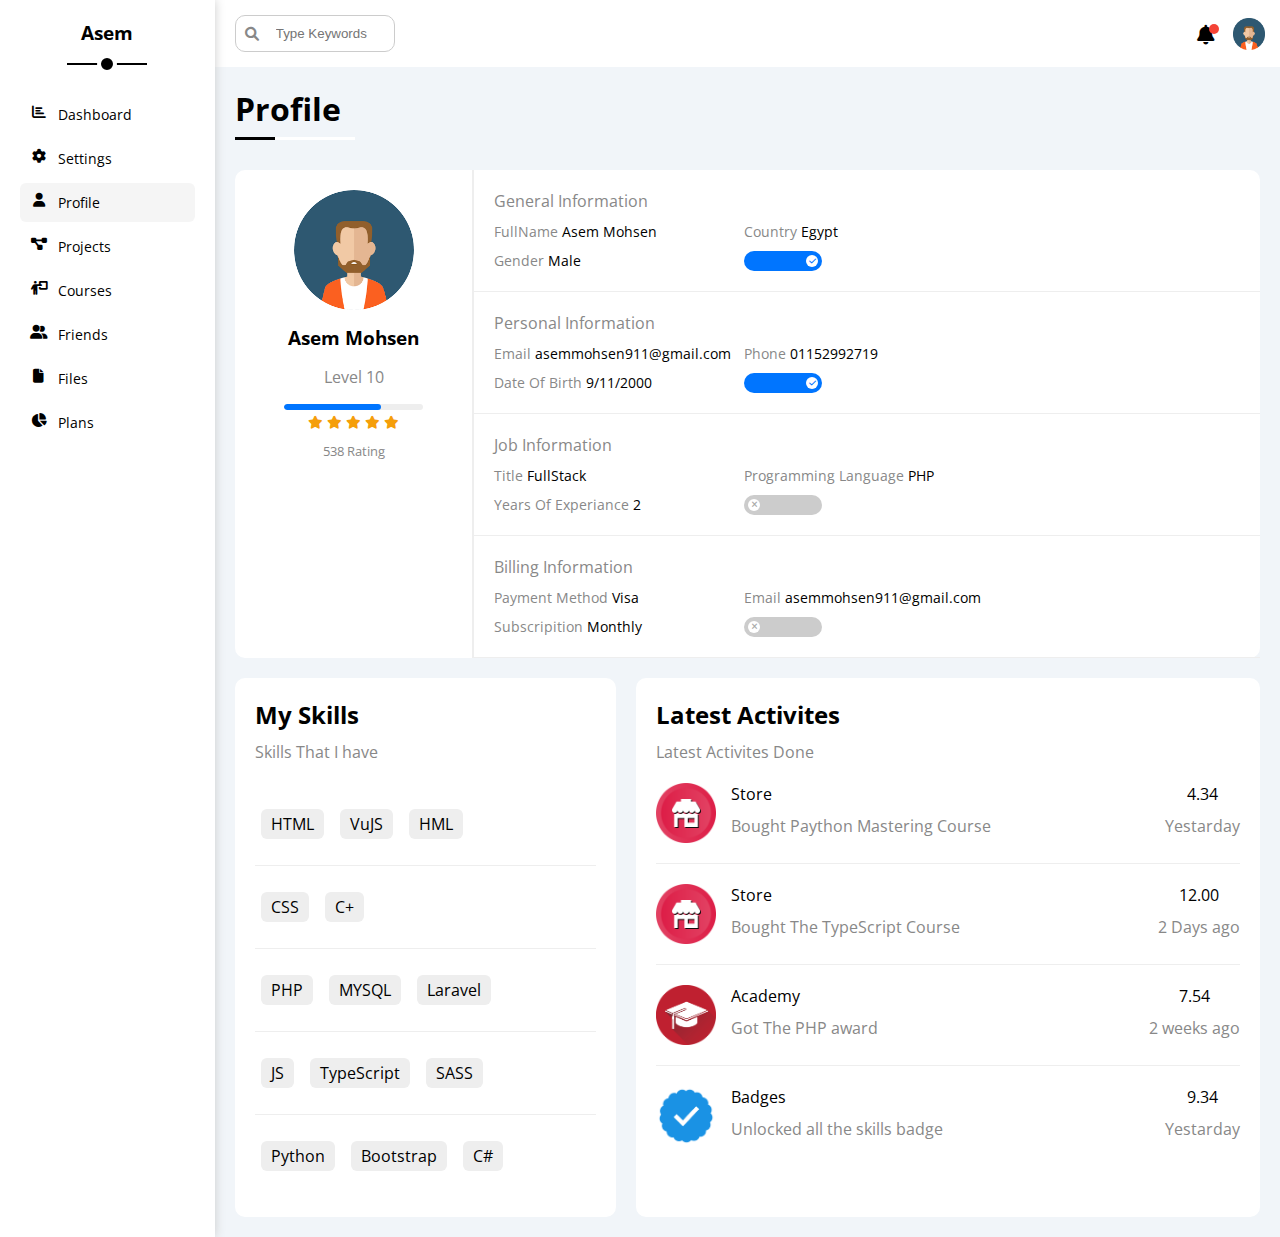
<file: profile.html>
<!DOCTYPE html>
<html lang="en">

<head>
    <meta charset="UTF-8" />
    <meta http-equiv="X-UA-Compatible" content="IE=edge" />
    <meta name="viewport" content="width=device-width, initial-scale=1.0" />
    <link rel="stylesheet" href="css/all.min.css" />
    <link rel="stylesheet" href="css/framework.css" />
    <link rel="stylesheet" href="css/main.css" />
    <link rel="preconnect" href="https://fonts.googleapis.com" />
    <link rel="preconnect" href="https://fonts.gstatic.com" crossorigin />
    <link
        href="https://fonts.googleapis.com/css2?family=Open+Sans:wght@400;700&family=Work+Sans:wght@200;300;400;500;600;700;800&display=swap"
        rel="stylesheet" />
    <title>Dashboard</title>
</head>

<body>
    <div class="page d-flex">
        <div class="sidepar bg-white p-20 p-relative">
            <h3 class="p-relative txt-center mt-0">Asem</h3>
            <ul>
                <li>
                    <a class="d-flex align-center fs-14 c-b p-10 rad-6" href="index.html"><i
                            class="fa-solid fa-chart-bar fa-fw"></i><span> Dashboard </span>
                    </a>
                </li>
                <li>
                    <a class="d-flex align-center fs-14 c-b p-10 rad-6" href="settings.html"><i
                            class="fa-solid fa-gear fa-fw"></i><span> Settings </span>
                    </a>
                </li>
                <li>
                    <a class="active d-flex align-center fs-14 c-b p-10 rad-6" href="profile.html"><i
                            class="fa-solid fa-user fa-fw"></i><span> Profile </span>
                    </a>
                </li>
                <li>
                    <a class="d-flex align-center fs-14 c-b p-10 rad-6" href="projects.html"><i
                            class="fa-solid fa-diagram-project fa-fw"></i><span> Projects </span>
                    </a>
                </li>
                <li>
                    <a class="d-flex align-center fs-14 c-b p-10 rad-6" href="courses.html"><i
                            class="fa-solid fa-person-chalkboard fa-fw"></i><span> Courses </span>
                    </a>
                </li>
                <li>
                    <a class="d-flex align-center fs-14 c-b p-10 rad-6" href="friends.html"><i
                            class="fa-solid fa-user-group fa-fw"></i><span> Friends </span>
                    </a>
                </li>
                <li>
                    <a class="d-flex align-center fs-14 c-b p-10 rad-6" href="files.html"><i
                            class="fa-solid fa-file fa-fw"></i><span> Files </span>
                    </a>
                </li>
                <li>
                    <a class="d-flex align-center fs-14 c-b p-10 rad-6" href="plans.html"><i
                            class="fa-solid fa-chart-pie fa-fw"></i><span> Plans </span>
                    </a>
                </li>
            </ul>
        </div>
        <div class="content-area w-full overflow-h">
            <div class="head bg-white p-15 between-flex">
                <div class="search p-relative">
                    <input class="p-10 rad-10 bo" type="search" placeholder="Type Keywords" />
                </div>
                <div class="icon d-flex align-center">
                    <span class="notification p-relative">
                        <i class="fa-solid fa-bell fa-fw fa-lg"></i>
                    </span>
                    <img src="images/avatar.png" alt="" />
                </div>
            </div>

            <h1 class="p-relative">Profile</h1>
            <div class="profile-page m-20">
                <div class="overview d-flex align-center rad-10 bg-white">
                    <div class="avatar-box txt-center p-20">
                        <img class="rad-half mb-10" src="images/avatar.png" alt="" />
                        <h3 class="m-0">Asem Mohsen</h3>
                        <p class="c-gray mt-10">Level 10</p>
                        <div class="level rad-6 bg-eee p-relative">
                            <span style="width: 70%;"></span>
                        </div>
                        <div class="rating mt-10 mb-10">
                            <i class="fa-solid fa-star c-orange fs-13"></i>
                            <i class="fa-solid fa-star c-orange fs-13"></i>
                            <i class="fa-solid fa-star c-orange fs-13"></i>
                            <i class="fa-solid fa-star c-orange fs-13"></i>
                            <i class="fa-solid fa-star c-orange fs-13"></i>
                        </div>
                        <p class="c-gray m-0 fs-13">538 Rating</p>
                    </div>
                    <div class="info w-full txt-c-mobile">
                        <div class="box-row p-20 d-flex align-center">
                            <h4 class="c-gray fs-15 w-full m-0 fw-n">General Information</h4>
                            <div class="fs-14">
                                <span class="c-gray">FullName </span>
                                <span>Asem Mohsen</span>
                            </div>
                            <div class="fs-14">
                                <span class="c-gray">Country </span>
                                <span>Egypt</span>
                            </div>
                            <div class="fs-14">
                                <span class="c-gray">Gender </span>
                                <span>Male</span>
                            </div>
                            <div>
                                <label>
                                    <input class="toggle-checkbox" type="checkbox" checked />
                                    <div class="toggle-switch"></div>
                                </label>
                            </div>
                        </div>

                        <div class="box-row p-20 d-flex align-center">
                            <h4 class="c-gray fs-15 w-full m-0 fw-n">Personal Information</h4>
                            <div class="fs-14">
                                <span class="c-gray">Email </span>
                                <span>asemmohsen911@gmail.com</span>
                            </div>
                            <div class="fs-14">
                                <span class="c-gray">Phone </span>
                                <span>01152992719</span>
                            </div>
                            <div class="fs-14">
                                <span class="c-gray">Date Of Birth </span>
                                <span>9/11/2000</span>
                            </div>
                            <div>
                                <label>
                                    <input class="toggle-checkbox" type="checkbox" checked />
                                    <div class="toggle-switch"></div>
                                </label>
                            </div>
                        </div>

                        <div class="box-row p-20 d-flex align-center">
                            <h4 class="c-gray fs-15 w-full m-0 fw-n">Job Information</h4>
                            <div class="fs-14">
                                <span class="c-gray">Title </span>
                                <span>FullStack</span>
                            </div>
                            <div class="fs-14">
                                <span class="c-gray">Programming Language </span>
                                <span>PHP</span>
                            </div>
                            <div class="fs-14">
                                <span class="c-gray">Years Of Experiance </span>
                                <span>2</span>
                            </div>
                            <div>
                                <label>
                                    <input class="toggle-checkbox" type="checkbox" />
                                    <div class="toggle-switch"></div>
                                </label>
                            </div>
                        </div>

                        <div class="box-row p-20 d-flex align-center">
                            <h4 class="c-gray fs-15 w-full m-0 fw-n">Billing Information</h4>
                            <div class="fs-14">
                                <span class="c-gray">Payment Method </span>
                                <span>Visa</span>
                            </div>
                            <div class="fs-14">
                                <span class="c-gray">Email </span>
                                <span>asemmohsen911@gmail.com</span>
                            </div>
                            <div class="fs-14">
                                <span class="c-gray">Subscripition </span>
                                <span>Monthly</span>
                            </div>
                            <div>
                                <label>
                                    <input class="toggle-checkbox" type="checkbox" />
                                    <div class="toggle-switch"></div>
                                </label>
                            </div>
                        </div>
                    </div>

                </div>

                <div class="other-data d-flex gap-20">
                    <div class="skills-card p-20 bg-white rad-10 mt-20">
                        <h2 class="mt-0 mb-10">My Skills</h2>
                        <p class="c-gray m-0 mb-20 fs-15">Skills That I have</p>
                        <ul class="m-0 txt-c-mobile">
                            <li class="bo-bottom pb-20 pt-20">
                                <span class="btn-shape bg-eee p-5">HTML</span>
                                <span class="btn-shape bg-eee p-5">VuJS</span>
                                <span class="btn-shape bg-eee p-5">HML</span>
                            </li>

                            <li class="bo-bottom pb-20 pt-20">
                                <span class="btn-shape bg-eee p-5">CSS</span>
                                <span class="btn-shape bg-eee p-5">C+</span>
                            </li>

                            <li class="bo-bottom pb-20 pt-20">
                                <span class="btn-shape bg-eee p-5">PHP</span>
                                <span class="btn-shape bg-eee p-5">MYSQL</span>
                                <span class="btn-shape bg-eee p-5">Laravel</span>
                            </li>

                            <li class="bo-bottom pb-20 pt-20">
                                <span class="btn-shape bg-eee p-5">JS</span>
                                <span class="btn-shape bg-eee p-5">TypeScript</span>
                                <span class="btn-shape bg-eee p-5">SASS</span>
                            </li>

                            <li class="pb-20 pt-20">
                                <span class="btn-shape bg-eee p-5">Python</span>
                                <span class="btn-shape bg-eee p-5">Bootstrap</span>
                                <span class="btn-shape bg-eee p-5">C#</span>
                            </li>
                        </ul>
                    </div>

                    <div class="activites-card p-20 bg-white rad-10 mt-20">
                        <h2 class="mt-0 mb-10">Latest Activites</h2>
                        <p class="c-gray m-0 mb-20 fs-15">Latest Activites Done</p>
                        <div class="activity d-flex align-center txt-c-mobile bo-bottom pb-20 mb-20">
                            <img src="images/activity-01.png" alt="">
                            <div class="info">
                                <span class="d-block mb-10">Store</span>
                                <span class="c-gray">Bought Paython Mastering Course</span>
                            </div>
                            <div class="date">
                                <span class="d-block mb-10"> 4.34</span>
                                <span class="c-gray">Yestarday</span>
                            </div>
                        </div>

                        <div class="activity d-flex align-center txt-c-mobile bo-bottom pb-20 mb-20">
                            <img src="images/activity-01.png" alt="">
                            <div class="info">
                                <span class="d-block mb-10">Store</span>
                                <span class="c-gray">Bought The TypeScript Course</span>
                            </div>
                            <div class="date">
                                <span class="d-block mb-10"> 12.00</span>
                                <span class="c-gray">2 Days ago</span>
                            </div>
                        </div>

                        <div class="activity d-flex align-center txt-c-mobile bo-bottom pb-20 mb-20">
                            <img src="images/activity-02.png" alt="">
                            <div class="info">
                                <span class="d-block mb-10">Academy</span>
                                <span class="c-gray">Got The PHP award</span>
                            </div>
                            <div class="date">
                                <span class="d-block mb-10"> 7.54</span>
                                <span class="c-gray">2 weeks ago</span>
                            </div>
                        </div>

                        <div class="activity d-flex align-center txt-c-mobile">
                            <img src="images/activity-03.png" alt="">
                            <div class="info">
                                <span class="d-block mb-10">Badges</span>
                                <span class="c-gray">Unlocked all the skills badge</span>
                            </div>
                            <div class="date">
                                <span class="d-block mb-10"> 9.34</span>
                                <span class="c-gray">Yestarday</span>
                            </div>
                        </div>
                    </div>
                </div>
            </div>
        </div>
    </div>
</body>

</html>
</file>
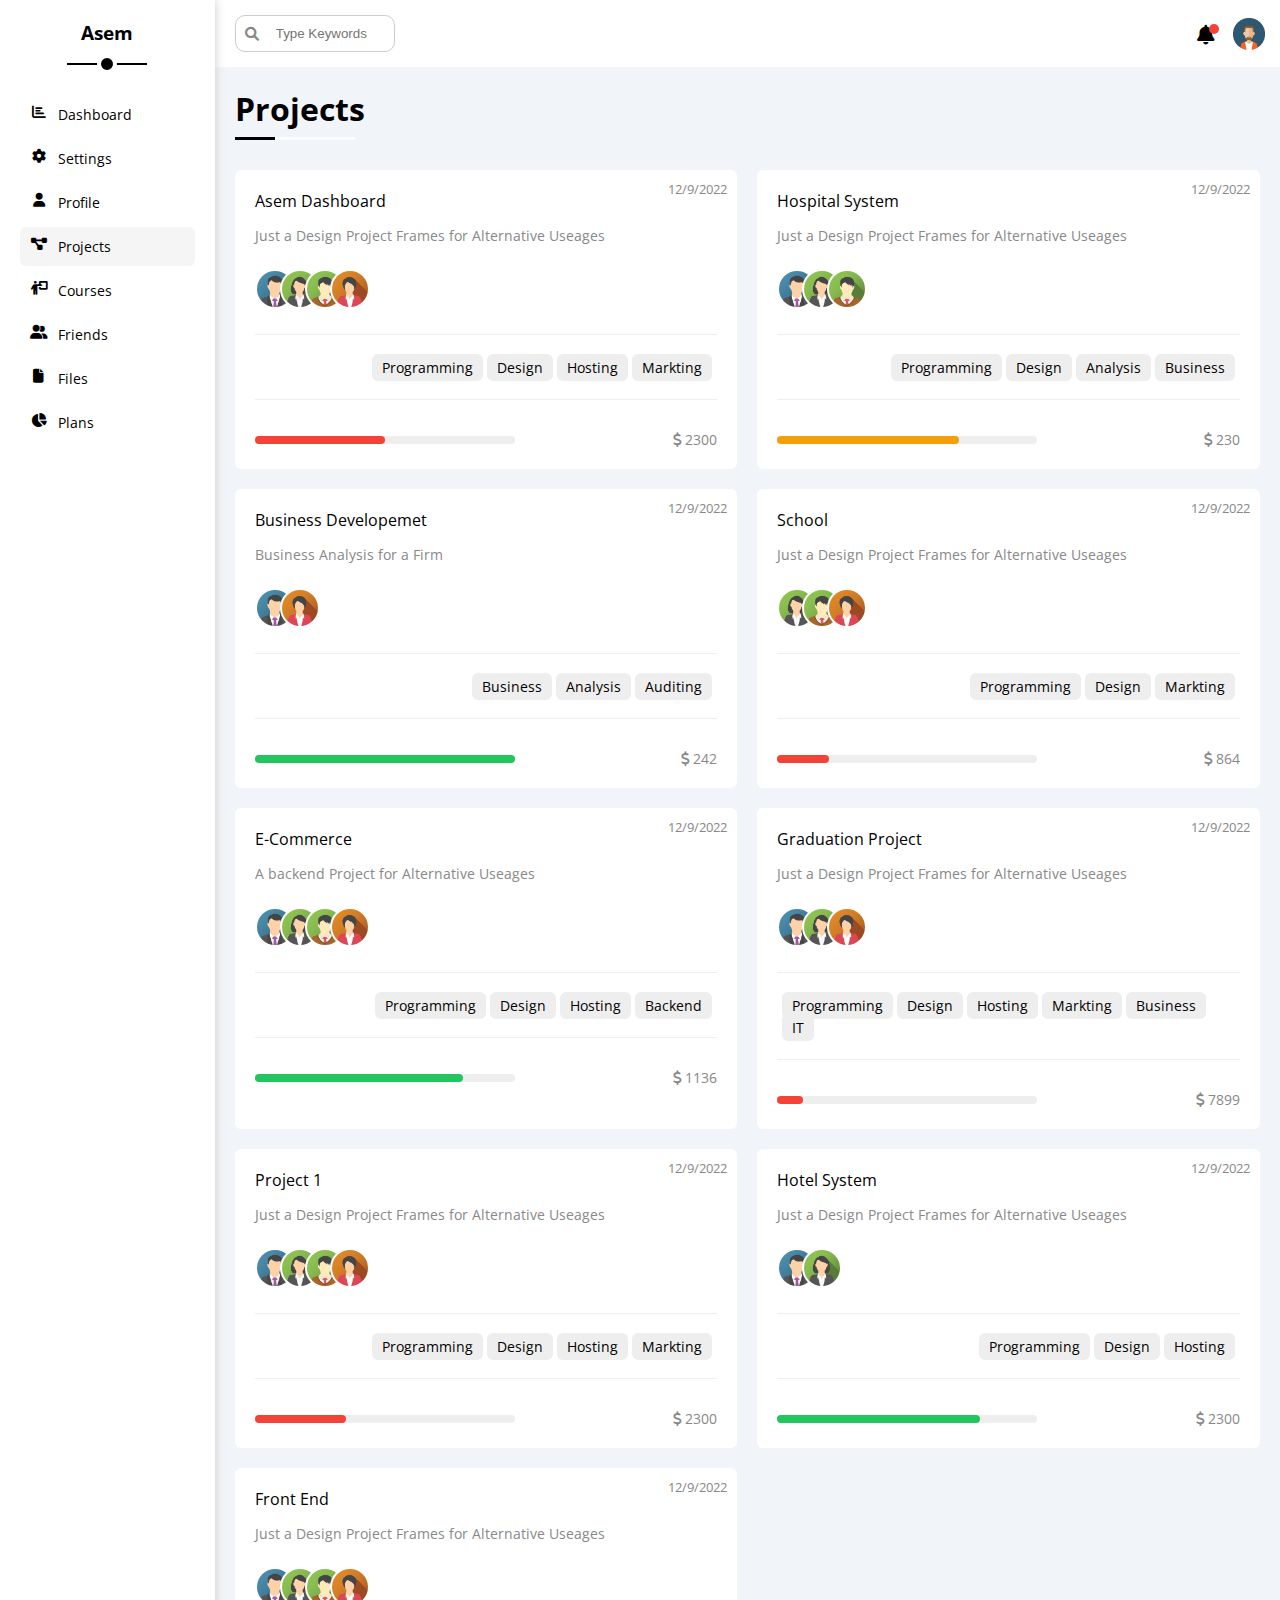
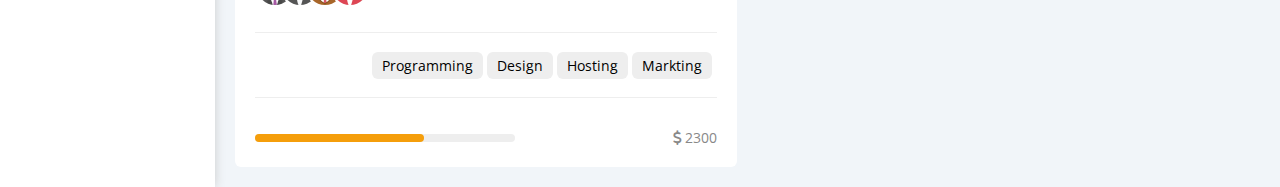
<file: projects.html>
<!DOCTYPE html>
<html lang="en">

<head>
    <meta charset="UTF-8" />
    <meta http-equiv="X-UA-Compatible" content="IE=edge" />
    <meta name="viewport" content="width=device-width, initial-scale=1.0" />
    <link rel="stylesheet" href="css/all.min.css" />
    <link rel="stylesheet" href="css/framework.css" />
    <link rel="stylesheet" href="css/main.css" />
    <link rel="preconnect" href="https://fonts.googleapis.com" />
    <link rel="preconnect" href="https://fonts.gstatic.com" crossorigin />
    <link
        href="https://fonts.googleapis.com/css2?family=Open+Sans:wght@400;700&family=Work+Sans:wght@200;300;400;500;600;700;800&display=swap"
        rel="stylesheet" />
    <title>Dashboard</title>
</head>

<body>
    <div class="page d-flex">
        <div class="sidepar bg-white p-20 p-relative">
            <h3 class="p-relative txt-center mt-0">Asem</h3>
            <ul>
                <li>
                    <a class="d-flex align-center fs-14 c-b p-10 rad-6" href="index.html"><i
                            class="fa-solid fa-chart-bar fa-fw"></i><span> Dashboard </span>
                    </a>
                </li>
                <li>
                    <a class="d-flex align-center fs-14 c-b p-10 rad-6" href="settings.html"><i
                            class="fa-solid fa-gear fa-fw"></i><span> Settings </span>
                    </a>
                </li>
                <li>
                    <a class="d-flex align-center fs-14 c-b p-10 rad-6" href="profile.html"><i
                            class="fa-solid fa-user fa-fw"></i><span> Profile </span>
                    </a>
                </li>
                <li>
                    <a class="active d-flex align-center fs-14 c-b p-10 rad-6" href="projects.html"><i
                            class="fa-solid fa-diagram-project fa-fw"></i><span> Projects </span>
                    </a>
                </li>
                <li>
                    <a class="d-flex align-center fs-14 c-b p-10 rad-6" href="courses.html"><i
                            class="fa-solid fa-person-chalkboard fa-fw"></i><span> Courses </span>
                    </a>
                </li>
                <li>
                    <a class="d-flex align-center fs-14 c-b p-10 rad-6" href="friends.html"><i
                            class="fa-solid fa-user-group fa-fw"></i><span> Friends </span>
                    </a>
                </li>
                <li>
                    <a class="d-flex align-center fs-14 c-b p-10 rad-6" href="files.html"><i
                            class="fa-solid fa-file fa-fw"></i><span> Files </span>
                    </a>
                </li>
                <li>
                    <a class="d-flex align-center fs-14 c-b p-10 rad-6" href="plans.html"><i
                            class="fa-solid fa-chart-pie fa-fw"></i><span> Plans </span>
                    </a>
                </li>
            </ul>
        </div>
        <div class="content-area w-full overflow-h">
            <div class="head bg-white p-15 between-flex">
                <div class="search p-relative">
                    <input class="p-10 rad-10 bo" type="search" placeholder="Type Keywords" />
                </div>
                <div class="icon d-flex align-center">
                    <span class="notification p-relative">
                        <i class="fa-solid fa-bell fa-fw fa-lg"></i>
                    </span>
                    <img src="images/avatar.png" alt="" />
                </div>
            </div>
            <h1 class="p-relative">Projects</h1>
            <div class="projects-page d-grid m-20 gap-20">
                <div class="project bg-white p-relative rad-6 p-20">
                    <span class="date c-gray fs-13">12/9/2022</span>
                    <h4 class="m-0 fw-n">Asem Dashboard</h4>
                    <p class="c-gray mt-10 mb-10 fs-14">Just a Design Project Frames for Alternative Useages</p>
                <div class="team bo-bottom">
                    <a href="#"><img src="images/team-01.png" alt=""></a>
                    <a href="#"><img src="images/team-02.png" alt=""></a>
                    <a href="#"><img src="images/team-03.png" alt=""></a>
                    <a href="#"><img src="images/team-04.png" alt=""></a>
                </div>
                <div class="skills d-flex bo-bottom">
                    <ul>
                        <li> 
                            <span class="btn-shape bg-eee p-10 fs-14">Programming</span>
                            <span class="btn-shape bg-eee p-10 fs-14">Design</span>
                            <span class="btn-shape bg-eee p-10 fs-14">Hosting</span>
                            <span class="btn-shape bg-eee p-10 fs-14">Markting</span>
                        </li>
                    </ul>
                </div>
                <div class="info between-flex">
                    <div class="prog bg-eee">
                        <span style="width: 50%;" class="bg-red"></span>
                    </div>
                    <div class="fs-14 c-gray">
                        <i class="fa-solid fa-dollar-sign"></i>
                        2300
                    </div>
                </div>
                </div>

                <div class="project bg-white p-relative rad-6 p-20">
                    <span class="date c-gray fs-13">12/9/2022</span>
                    <h4 class="m-0 fw-n">Hospital System</h4>
                    <p class="c-gray mt-10 mb-10 fs-14">Just a Design Project Frames for Alternative Useages</p>
                <div class="team bo-bottom">
                    <a href="#"><img src="images/team-01.png" alt=""></a>
                    <a href="#"><img src="images/team-02.png" alt=""></a>
                    <a href="#"><img src="images/team-03.png" alt=""></a>
                </div>
                <div class="skills d-flex bo-bottom">
                    <ul>
                        <li> 
                            <span class="btn-shape bg-eee p-10 fs-14">Programming</span>
                            <span class="btn-shape bg-eee p-10 fs-14">Design</span>
                            <span class="btn-shape bg-eee p-10 fs-14">Analysis</span>
                            <span class="btn-shape bg-eee p-10 fs-14">Business</span>
                        </li>
                    </ul>
                </div>
                <div class="info between-flex">
                    <div class="prog bg-eee">
                        <span style="width: 70%;" class="bg-orange"></span>
                    </div>
                    <div class="fs-14 c-gray">
                        <i class="fa-solid fa-dollar-sign"></i>
                        230
                    </div>
                </div>
                </div>

                <div class="project bg-white p-relative rad-6 p-20">
                    <span class="date c-gray fs-13">12/9/2022</span>
                    <h4 class="m-0 fw-n">Business Developemet</h4>
                    <p class="c-gray mt-10 mb-10 fs-14">Business Analysis for a Firm</p>
                <div class="team bo-bottom">
                    <a href="#"><img src="images/team-01.png" alt=""></a>
                    <a href="#"><img src="images/team-04.png" alt=""></a>
                </div>
                <div class="skills d-flex bo-bottom">
                    <ul>
                        <li> 
                            <span class="btn-shape bg-eee p-10 fs-14">Business</span>
                            <span class="btn-shape bg-eee p-10 fs-14">Analysis</span>
                            <span class="btn-shape bg-eee p-10 fs-14">Auditing</span>
                        </li>
                    </ul>
                </div>
                <div class="info between-flex">
                    <div class="prog bg-eee">
                        <span style="width: 100%;" class="bg-green"></span>
                    </div>
                    <div class="fs-14 c-gray">
                        <i class="fa-solid fa-dollar-sign"></i>
                        242
                    </div>
                </div>
                </div>

                <div class="project bg-white p-relative rad-6 p-20">
                    <span class="date c-gray fs-13">12/9/2022</span>
                    <h4 class="m-0 fw-n">School</h4>
                    <p class="c-gray mt-10 mb-10 fs-14">Just a Design Project Frames for Alternative Useages</p>
                <div class="team bo-bottom">
                    <a href="#"><img src="images/team-02.png" alt=""></a>
                    <a href="#"><img src="images/team-03.png" alt=""></a>
                    <a href="#"><img src="images/team-04.png" alt=""></a>
                </div>
                <div class="skills d-flex bo-bottom">
                    <ul>
                        <li> 
                            <span class="btn-shape bg-eee p-10 fs-14">Programming</span>
                            <span class="btn-shape bg-eee p-10 fs-14">Design</span>
                            <span class="btn-shape bg-eee p-10 fs-14">Markting</span>
                        </li>
                    </ul>
                </div>
                <div class="info between-flex">
                    <div class="prog bg-eee">
                        <span style="width: 20%;" class="bg-red"></span>
                    </div>
                    <div class="fs-14 c-gray">
                        <i class="fa-solid fa-dollar-sign"></i>
                        864
                    </div>
                </div>
                </div>

                <div class="project bg-white p-relative rad-6 p-20">
                    <span class="date c-gray fs-13">12/9/2022</span>
                    <h4 class="m-0 fw-n">E-Commerce</h4>
                    <p class="c-gray mt-10 mb-10 fs-14">A backend Project for Alternative Useages</p>
                <div class="team bo-bottom">
                    <a href="#"><img src="images/team-01.png" alt=""></a>
                    <a href="#"><img src="images/team-02.png" alt=""></a>
                    <a href="#"><img src="images/team-03.png" alt=""></a>
                    <a href="#"><img src="images/team-04.png" alt=""></a>
                </div>
                <div class="skills d-flex bo-bottom">
                    <ul>
                        <li> 
                            <span class="btn-shape bg-eee p-10 fs-14">Programming</span>
                            <span class="btn-shape bg-eee p-10 fs-14">Design</span>
                            <span class="btn-shape bg-eee p-10 fs-14">Hosting</span>
                            <span class="btn-shape bg-eee p-10 fs-14">Backend</span>
                        </li>
                    </ul>
                </div>
                <div class="info between-flex">
                    <div class="prog bg-eee">
                        <span style="width: 80%;" class="bg-green"></span>
                    </div>
                    <div class="fs-14 c-gray">
                        <i class="fa-solid fa-dollar-sign"></i>
                       1136
                    </div>
                </div>
                </div>

                <div class="project bg-white p-relative rad-6 p-20">
                    <span class="date c-gray fs-13">12/9/2022</span>
                    <h4 class="m-0 fw-n">Graduation Project</h4>
                    <p class="c-gray mt-10 mb-10 fs-14">Just a Design Project Frames for Alternative Useages</p>
                <div class="team bo-bottom">
                    <a href="#"><img src="images/team-01.png" alt=""></a>
                    <a href="#"><img src="images/team-02.png" alt=""></a>
                    <a href="#"><img src="images/team-04.png" alt=""></a>
                </div>
                <div class="skills d-flex bo-bottom">
                    <ul>
                        <li> 
                            <span class="btn-shape bg-eee p-10 fs-14">Programming</span>
                            <span class="btn-shape bg-eee p-10 fs-14">Design</span>
                            <span class="btn-shape bg-eee p-10 fs-14">Hosting</span>
                            <span class="btn-shape bg-eee p-10 fs-14">Markting</span>
                            <span class="btn-shape bg-eee p-10 fs-14">Business</span>
                            <span class="btn-shape bg-eee p-10 fs-14">IT</span>

                        </li>
                    </ul>
                </div>
                <div class="info between-flex">
                    <div class="prog bg-eee">
                        <span style="width: 10%;" class="bg-red"></span>
                    </div>
                    <div class="fs-14 c-gray">
                        <i class="fa-solid fa-dollar-sign"></i>
                        7899
                    </div>
                </div>
                </div>

                <div class="project bg-white p-relative rad-6 p-20">
                    <span class="date c-gray fs-13">12/9/2022</span>
                    <h4 class="m-0 fw-n">Project 1</h4>
                    <p class="c-gray mt-10 mb-10 fs-14">Just a Design Project Frames for Alternative Useages</p>
                <div class="team bo-bottom">
                    <a href="#"><img src="images/team-01.png" alt=""></a>
                    <a href="#"><img src="images/team-02.png" alt=""></a>
                    <a href="#"><img src="images/team-03.png" alt=""></a>
                    <a href="#"><img src="images/team-04.png" alt=""></a>
                </div>
                <div class="skills d-flex bo-bottom">
                    <ul>
                        <li> 
                            <span class="btn-shape bg-eee p-10 fs-14">Programming</span>
                            <span class="btn-shape bg-eee p-10 fs-14">Design</span>
                            <span class="btn-shape bg-eee p-10 fs-14">Hosting</span>
                            <span class="btn-shape bg-eee p-10 fs-14">Markting</span>
                        </li>
                    </ul>
                </div>
                <div class="info between-flex">
                    <div class="prog bg-eee">
                        <span style="width: 35%;" class="bg-red"></span>
                    </div>
                    <div class="fs-14 c-gray">
                        <i class="fa-solid fa-dollar-sign"></i>
                        2300
                    </div>
                </div>
                </div>

                <div class="project bg-white p-relative rad-6 p-20">
                    <span class="date c-gray fs-13">12/9/2022</span>
                    <h4 class="m-0 fw-n">Hotel System</h4>
                    <p class="c-gray mt-10 mb-10 fs-14">Just a Design Project Frames for Alternative Useages</p>
                <div class="team bo-bottom">
                    <a href="#"><img src="images/team-01.png" alt=""></a>
                    <a href="#"><img src="images/team-02.png" alt=""></a>
                </div>
                <div class="skills d-flex bo-bottom">
                    <ul>
                        <li> 
                            <span class="btn-shape bg-eee p-10 fs-14">Programming</span>
                            <span class="btn-shape bg-eee p-10 fs-14">Design</span>
                            <span class="btn-shape bg-eee p-10 fs-14">Hosting</span>
                        </li>
                    </ul>
                </div>
                <div class="info between-flex">
                    <div class="prog bg-eee">
                        <span style="width: 78%;" class="bg-green"></span>
                    </div>
                    <div class="fs-14 c-gray">
                        <i class="fa-solid fa-dollar-sign"></i>
                        2300
                    </div>
                </div>
                </div>

                <div class="project bg-white p-relative rad-6 p-20">
                    <span class="date c-gray fs-13">12/9/2022</span>
                    <h4 class="m-0 fw-n">Front End</h4>
                    <p class="c-gray mt-10 mb-10 fs-14">Just a Design Project Frames for Alternative Useages</p>
                <div class="team bo-bottom">
                    <a href="#"><img src="images/team-01.png" alt=""></a>
                    <a href="#"><img src="images/team-02.png" alt=""></a>
                    <a href="#"><img src="images/team-03.png" alt=""></a>
                    <a href="#"><img src="images/team-04.png" alt=""></a>
                </div>
                <div class="skills d-flex bo-bottom">
                    <ul>
                        <li> 
                            <span class="btn-shape bg-eee p-10 fs-14">Programming</span>
                            <span class="btn-shape bg-eee p-10 fs-14">Design</span>
                            <span class="btn-shape bg-eee p-10 fs-14">Hosting</span>
                            <span class="btn-shape bg-eee p-10 fs-14">Markting</span>
                        </li>
                    </ul>
                </div>
                <div class="info between-flex">
                    <div class="prog bg-eee">
                        <span style="width: 65%;" class="bg-orange"></span>
                    </div>
                    <div class="fs-14 c-gray">
                        <i class="fa-solid fa-dollar-sign"></i>
                        2300
                    </div>
                </div>
                </div>
            </div>
        </div>
    </div>
</body>

</html>
</file>
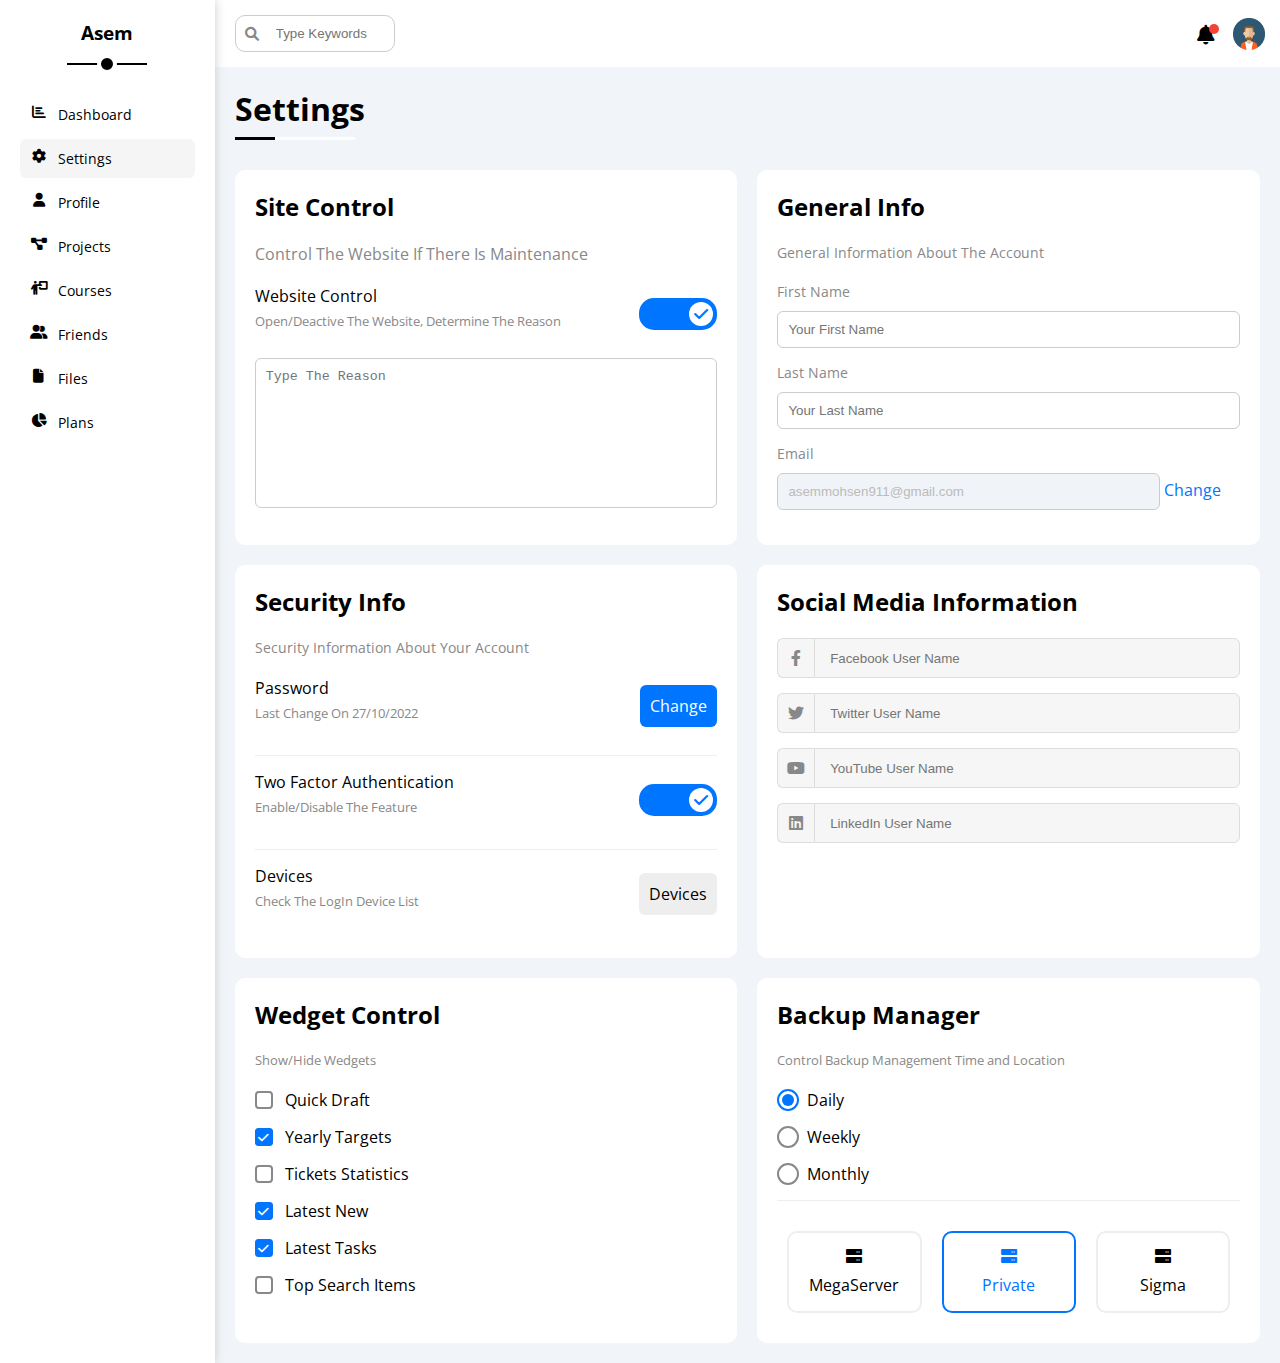
<file: settings.html>
<!DOCTYPE html>
<html lang="en">

<head>
    <meta charset="UTF-8" />
    <meta http-equiv="X-UA-Compatible" content="IE=edge" />
    <meta name="viewport" content="width=device-width, initial-scale=1.0" />
    <link rel="stylesheet" href="css/all.min.css" />
    <link rel="stylesheet" href="css/framework.css" />
    <link rel="stylesheet" href="css/main.css" />
    <link rel="preconnect" href="https://fonts.googleapis.com" />
    <link rel="preconnect" href="https://fonts.gstatic.com" crossorigin />
    <link
        href="https://fonts.googleapis.com/css2?family=Open+Sans:wght@400;700&family=Work+Sans:wght@200;300;400;500;600;700;800&display=swap"
        rel="stylesheet" />
    <title>Dashboard</title>
</head>

<body>
    <div class="page d-flex">
        <div class="sidepar bg-white p-20 p-relative">
            <h3 class="p-relative txt-center mt-0">Asem</h3>
            <ul>
                <li>
                    <a class="d-flex align-center fs-14 c-b p-10 rad-6" href="index.html"><i
                            class="fa-solid fa-chart-bar fa-fw"></i><span> Dashboard </span>
                    </a>
                </li>
                <li>
                    <a class="active d-flex align-center fs-14 c-b p-10 rad-6" href="settings.html"><i
                            class="fa-solid fa-gear fa-fw"></i><span> Settings </span>
                    </a>
                </li>
                <li>
                    <a class="d-flex align-center fs-14 c-b p-10 rad-6" href="profile.html"><i
                            class="fa-solid fa-user fa-fw"></i><span> Profile </span>
                    </a>
                </li>
                <li>
                    <a class="d-flex align-center fs-14 c-b p-10 rad-6" href="projects.html"><i
                            class="fa-solid fa-diagram-project fa-fw"></i><span> Projects </span>
                    </a>
                </li>
                <li>
                    <a class="d-flex align-center fs-14 c-b p-10 rad-6" href="courses.html"><i
                            class="fa-solid fa-person-chalkboard fa-fw"></i><span> Courses </span>
                    </a>
                </li>
                <li>
                    <a class="d-flex align-center fs-14 c-b p-10 rad-6" href="friends.html"><i
                            class="fa-solid fa-user-group fa-fw"></i><span> Friends </span>
                    </a>
                </li>
                <li>
                    <a class="d-flex align-center fs-14 c-b p-10 rad-6" href="files.html"><i
                            class="fa-solid fa-file fa-fw"></i><span> Files </span>
                    </a>
                </li>
                <li>
                    <a class="d-flex align-center fs-14 c-b p-10 rad-6" href="plans.html"><i
                            class="fa-solid fa-chart-pie fa-fw"></i><span> Plans </span>
                    </a>
                </li>
            </ul>
        </div>
        <div class="content-area w-full overflow-h">
            <div class="head bg-white p-15 between-flex">
                <div class="search p-relative">
                    <input class="p-10 rad-10 bo" type="search" placeholder="Type Keywords" />
                </div>
                <div class="icon d-flex align-center">
                    <span class="notification p-relative">
                        <i class="fa-solid fa-bell fa-fw fa-lg"></i>
                    </span>
                    <img src="images/avatar.png" alt="" />
                </div>
            </div>

            <h1 class="p-relative">Settings</h1>
            <div class="settings-page m-20 d-grid gap-20">
                <div class="p-20 bg-white rad-10">
                    <h2 class="mt-0 mb-20">Site Control</h2>
                    <p class="c-gray mt-0 mb-20 fs-15">
                        Control The Website If There Is Maintenance
                    </p>
                    <div class="mb-15 between-flex">
                        <div>
                            <span> Website Control</span>
                            <p class="mt-5 mb-0 c-gray fs-13">Open/Deactive The Website, Determine The Reason</p>
                        </div>
                        <div>
                            <label>
                                <input class="toggle-checkbox" type="checkbox" checked />
                                <div class="toggle-switch"></div>
                            </label>
                        </div>
                    </div>
                    <textarea class="close-message p-10 rad-6 d-block w-full" placeholder="Type The Reason"></textarea>
                </div>

                <div class="p-20 bg-white rad-10">
                    <h2 class="mt-0 mb-20">General Info</h2>
                    <p class="c-gray fs-14 mt-0 mb-20">General Information About The Account</p>
                    <div class="mb-15">
                        <label for="firstname" class="fs-14 c-gray d-block mb-10">First Name</label>
                        <input type="text" class="p-10 rad-6 w-full d-block bo" id="firstname"
                            placeholder="Your First Name">
                    </div>
                    <div class="mb-15">
                        <label for="Lastname" class="fs-14 c-gray d-block mb-10">Last Name</label>
                        <input type="text" class="p-10 rad-6 w-full d-block bo" id="Lastname"
                            placeholder="Your Last Name">
                    </div>
                    <div class="mb-15">
                        <label for="email" class="fs-14 c-gray d-block mb-10">Email</label>
                        <input type="email" class="email p-10 rad-6 w-full d-block bo" id="email"
                            placeholder="Your Email" disabled value="asemmohsen911@gmail.com">
                        <a href="#" class="change c-blue">Change</a>
                    </div>
                </div>

                <div class="p-20 bg-white rad-10">
                    <h2 class="mt-0 mb-20">Security Info</h2>
                    <p class="c-gray mt-0 mb-20 fs-14">Security Information About Your Account</p>
                    <div class="mb-15 between-flex pb-20 bo-bottom">
                        <div>
                            <span> Password</span>
                            <p class="mt-5 mb-0 c-gray fs-13">Last Change On 27/10/2022</p>
                        </div>
                        <div>
                            <a class="button c-white bg-blue p-10 rad-6 bo-n" href="#"> Change </a>
                        </div>
                    </div>
                    <div class="mb-15 between-flex pb-20 bo-bottom">
                        <div>
                            <span>Two Factor Authentication</span>
                            <p class="mt-5 mb-25 c-gray fs-13">Enable/Disable The Feature</p>
                        </div>
                        <div>
                            <label>
                                <input class="toggle-checkbox" type="checkbox" checked />
                                <div class="toggle-switch"></div>
                            </label>
                        </div>
                    </div>
                    <div class="mb-15 between-flex">
                        <div>
                            <span>Devices</span>
                            <p class="mt-5 mb-0 c-gray fs-13">Check The LogIn Device List</p>
                        </div>
                        <div>
                            <a class="button c-b bg-eee p-10 rad-6 bo-n" href="#"> Devices</a>
                        </div>
                    </div>
                </div>

                <div class="social-boxes p-20 bg-white rad-10 p-relative">
                    <h2 class="mt-0 mb-20">Social Media Information</h2>
                    <div class="d-flex align-center mb-15">
                        <i class="fa-brands fa-facebook-f c-gray center-flex"></i>
                        <input type="text" placeholder="Facebook User Name" class="w-full">
                    </div>
                    <div class="d-flex align-center mb-15">
                        <i class="fa-brands fa-twitter  c-gray center-flex"></i>
                        <input type="text" placeholder="Twitter User Name" class="w-full">
                    </div>
                    <div class="d-flex align-center mb-15">
                        <i class="fa-brands fa-youtube  c-gray center-flex"></i>
                        <input type="text" placeholder="YouTube User Name" class="w-full">
                    </div>
                    <div class="d-flex align-center mb-15">
                        <i class="fa-brands fa-linkedin  c-gray center-flex"></i>
                        <input type="text" placeholder="LinkedIn User Name" class="w-full">
                    </div>
                </div>

                <div class="wedget-control p-20 bg-white rad-10 p-relative">
                    <h2 class="mt-0 mb-20">Wedget Control</h2>
                    <p class="c-gray fs-13 mt-0 mb-20">Show/Hide Wedgets</p>
                    <div class="control d-flex align-center mb-15">
                        <input type="checkbox" id="one">
                        <label for="one">Quick Draft</label>
                    </div>
                    <div class="control d-flex align-center mb-15">
                        <input type="checkbox" id="two" checked>
                        <label for="two">Yearly Targets</label>
                    </div>
                    <div class="control d-flex align-center mb-15">
                        <input type="checkbox" id="three">
                        <label for="three">Tickets Statistics</label>
                    </div>
                    <div class="control d-flex align-center mb-15">
                        <input type="checkbox" id="four" checked>
                        <label for="four">Latest New</label>
                    </div>
                    <div class="control d-flex align-center mb-15">
                        <input type="checkbox" id="five" checked>
                        <label for="five">Latest Tasks</label>
                    </div>
                    <div class="control d-flex align-center mb-15">
                        <input type="checkbox" id="six">
                        <label for="six">Top Search Items</label>
                    </div>
                </div>

                <div class="backup-control p-20 bg-white rad-10 p-relative">
                    <h2 class="mt-0 mb-20">Backup Manager</h2>
                    <p class="c-gray fs-13 mt-0 mb-20">Control Backup Management Time and Location</p>
                    <div class="date d-flex align-center mb-15">
                        <input type="radio" name="time" id="daily" checked>
                        <label for="daily">Daily</label>
                    </div>
                    <div class="date d-flex align-center mb-15">
                        <input type="radio" name="time" id="Weekly">
                        <label for="Weekly">Weekly</label>
                    </div>
                    <div class="date d-flex align-center mb-15">
                        <input type="radio" name="time" id="Monthly">
                        <label for="Monthly">Monthly</label>
                    </div>

                    <div class="servers d-flex align-center txt-center ">
                        <input type="radio" name="servers" id="server-one">
                        <div class="server mb-15 rad-10 w-full">
                            <label class="d-block m-15" for="server-one">
                                <i class="fa-solid fa-server d-block mb-10"></i>
                                MegaServer
                            </label>
                        </div>
                        <input type="radio" name="servers" id="server-two"  checked>
                        <div class="server mb-15 rad-10 w-full">
                            <label class="d-block m-15" for="server-two">
                                <i class="fa-solid fa-server d-block mb-10"></i>
                                Private
                            </label>
                        </div>
                        <input type="radio" name="servers" id="server-three">
                        <div class="server mb-15 rad-10 w-full">
                            <label class="d-block m-15" for="server-three">
                                <i class="fa-solid fa-server d-block mb-10"></i>
                                Sigma
                            </label>
                        </div>
                    </div>
                </div>
            </div>
        </div>
    </div>

</body>

</html>
</file>
<file: css/framework.css>
:root{
    --blue-color: #0075ff ;
    --blue-alt-color: #0d69d5;
    --orange-color: #f59e0b;
    --green-color: #22c55e;
    --red-color: #f44336;
    --gray-color: #888;
}

/* start box  */
.d-flex {
    display: flex;
}
.d-block{
    display: block;
}
.align-items{
    align-items: center;
}
.d-grid{
    display: grid;
}
@media(max-width:767px){
    .dis-block-mobile{
        display: block;
    }
    .hide-mobile{
        display: none;
    }
}
.f-wrap{
    flex-wrap: wrap;
}

.gap-20{
    gap: 20px;
}
.space-between{
    justify-content: space-between;
}
/* end box  */

/* background color  */
.bg-white {
    background-color: white;
}
.bg-eee{
    background-color: #eee;
}
.bg-blue{
    background-color: var(--blue-color);
}
.bg-green{
    background-color: var(--green-color);
}
.bg-orange{
    background-color: var(--orange-color);
}
.bg-red{
    background-color: var(--red-color);
}
/* end background color  */

/* Components */
.between-flex{
    display: flex;
    align-items: center;
    justify-content: space-between;
}
.center-flex{
    display: flex;
    align-items: center;
    justify-content:center;
}
.btn-shape {
    padding: 4px 10px;
    border-radius: 6px;
}
/* End Components */

/* padding and margin  */
.p-20 {
    padding: 20px;
}
.p-15{
    padding: 15px;
}
.p-10 {
    padding: 10px;
}
.pb-10{
    padding-bottom: 10px;
}
.pb-15{
    padding-bottom: 15px;
}
.pb-20{
    padding-bottom: 20px;
}
.pt-10 {
    padding-top: 10px;
}
.pt-15{
    padding-top: 15px;
}
.pt-20 {
    padding-top: 20px;
}
.pl-15{
    padding-left: 15px;
}
.m-0 {
    margin: 0;
}
.m-15 {
    margin: 15px;
}
.m-25 {
    margin: 25px;
}
.m-20 {
    margin: 20px;
}
.mt-0 {
    margin-top: 0;
}
.mt-5 {
    margin-top: 5px;
}
.mt-15{
    margin-top: 15px;
}
.mt-20{
    margin-top: 20px;
}
.mt-25{
    margin-top: 25px;
}
.mr-10{
    margin-right: 10px;
}
.mr-15{
    margin-right: 15px;
}
.mb-5{
    margin-bottom: 5px;
}
.mb-10{
    margin-bottom: 10px;
}
.mb-15{
    margin-bottom: 15px;
}
.mb-20{
    margin-bottom: 20px;
}
/* end padding and margin */

/* Width And Heights */
.w-full{
    width: 100%;
}
.w-fit{
width: fit-content;
}
.w-100{
    width: 100px;
} 
.h-100{
    height: 100px;
}
.h-full{
    height: 100%;
}
/* End Width And Heights */

/* positions */
.p-relative {
    position: relative;
}
.p-absolute{
    position: absolute;
}
.overflow-h{
    overflow: hidden;
}
/* end positions */

/* fonts  */
.txt-center {
    text-align: center;
}
@media(max-width:767px){
    .txt-c-mobile{
        text-align: center;
    }
}
.c-b{
    color: black;
}
.c-gray{
    color: var(--gray-color);
}
.c-blue{
    color: var(--blue-color);
}
.c-green{
    color: var(--green-color);
}
.c-orange{
    color: var(--orange-color);
}
.c-red{
    color: var(--red-color);
}
.c-eee{
    color: #eee;
}
.c-white{
    color: white;
}
.fs-14{
    font-size: 14px;
}
.fs-13{
    font-size: 13px;
}
.fs-25{
    font-size: 25px;
}
.fw-bold{
    font-weight: bold;
}
.fw-n{
    font-weight: normal;
}
/* end fonts  */

/* borders  */
.bo{
    border: 1px solid #ccc;
}
.bo-eee{
    border: 1px solid #eee;
}
.bo-n{
    border: none;
}
.bo-bottom{
    border-bottom: 1px solid #eee;
}
.rad-6{
    border-radius: 6px;
}
.rad-10{
    border-radius: 10px;
}
.rad-half{
    border-radius: 50%;
}
/* end borders */

 /* Mobile  */
@media(max-width: 767px) {
    .hide-mobile{
        display: none;
    }
    
}

/* End Mobile */
</file>
<file: css/main.css>
:root {
    --blue-color: #0075ff;
    --blue-alt-color: #0d69d5;
    --orange-color: #f59e0b;
    --green-color: #22c55e;
    --red-color: #f44336;
    --gray-color: #888;
}

* {
    box-sizing: border-box;
}

body {
    font-family: "Open Sans", sans-serif;
    margin: 0;
}

html {
    scroll-behavior: smooth;
}

*:focus {
    outline: none;
}

a {
    text-decoration: none;
}

.page {
    background-color: #f1f5f9;
    min-height: 100vh;
}

ul {
    list-style: none;
    padding: 0;
}

::-webkit-scrollbar {
    width: 10px
}

::-webkit-scrollbar-track {
    background-color: white;
}

::-webkit-scrollbar-thumb {
    background-color: #2e5871;
}

::-webkit-scrollbar-thumb:hover {
    background-color: var(--blue-alt-color);
}

/* Start SidePar */
.sidepar {
    width: 250px;
    box-shadow: 0 0 10px #ccc;
}

.sidepar>h3 {
    margin-bottom: 50px;
}

.sidepar>h3::before,
.sidepar>h3::after {
    content: '';
    background-color: black;
    width: 80px;
    height: 2px;
    position: absolute;
    bottom: -20px;
    transform: translateX(-50%);
    left: 50%;
}

.sidepar>h3::after {
    bottom: -29px;
    width: 12px;
    height: 12px;
    border-radius: 50%;
    border: 4px solid white;
}

.sidepar ul li a {
    transition: 0.3s;
    margin-bottom: 5px;
}

.sidepar ul li a:hover,
.sidepar ul li a.active {
    background-color: whitesmoke;
}

.sidepar ul li a span {
    font-size: 14px;
    margin-left: 10px;
}

@media(max-width: 767px) {
    .sidepar {
        width: 62px;
        padding: 10px;
    }

    .sidepar>h3 {
        font-size: 13px;
        margin-bottom: 15px;
    }

    .sidepar>h3::before,
    .sidepar>h3::after {
        display: none;
    }

    .sidepar ul li a span {
        display: none;
    }

}

/* End StartPar */


/* Start Contant */

.content-area .head .search::before {
    font-family: "Font Awesome 6 Free";
    content: "\f002";
    font-weight: 900;
    position: absolute;
    left: 15px;
    top: 50%;
    transform: translateY(-50%);
    font-size: 14px;
    color: var(--gray-color);
}

.content-area .head .search input {
    margin-left: 5px;
    padding-left: 40px;
    width: 160px;
    transition: width 0.3s;
}

.content-area .head .search input:focus {
    width: 200px;

}

.content-area .head .search input:focus::placeholder {
    opacity: 0;
}

.head .icon .notification {
    top: 6px;
}

.head .icon .notification::before {
    content: "";
    position: absolute;
    height: 10px;
    width: 10px;
    background-color: var(--red-color);
    border-radius: 50%;
    right: -1px;
}

.head .icon img {
    width: 32px;
    height: 32px;
    margin-left: 15px;
}


h1 {
    margin: 20px 20px 40px;
}

h1::before,
h1::after {
    content: '';
    height: 3px;
    position: absolute;
    bottom: -10px;
    left: 0;
}

h1::before {
    background-color: white;
    width: 120px;
}

h1::after {
    background-color: black;
    width: 40px;
}

.wrapper {
    grid-template-columns: repeat(auto-fill, minmax(450px, 1fr));
    margin-left: 20px;
    margin-right: 20px;
    margin-bottom: 20px;
}

@media(max-width:767px) {
    .wrapper {
        grid-template-columns: minmax(200px, 1fr);
        margin-left: 10px;
        margin-right: 10px;
        gap: 10px;
    }
}

/* End Contant */


/* start welcome wedget */
.welcome {
    overflow: hidden;
}

.intro img {
    width: 232px;
    margin-bottom: -21px;

}

.welcome .body {
    border-top: 1px solid #eee;
    border-bottom: 1px solid #eee;
}

.welcome img.avatar {
    width: 64px;
    height: 64px;
    border: 2px solid white;
    border-radius: 50%;
    padding: 2px;
    box-shadow: 0 0 5px #ddd;
    margin-left: 20px;
    margin-top: -30px;
}

.welcome .body>div {
    flex: 1;
}

.welcome .visit {
    margin: 0 15px 15px auto;
    transition: 0.3s;
}

.welcome .visit:hover {
    background-color: var(--blue-alt-color);
}

@media(max-width:767px) {
    .welcome .intro {
        padding-bottom: 30px;
    }

    .welcome .avatar {
        margin-left: 0;
    }

    .welcome .body>div:not(:last-child) {
        margin-bottom: 20px;
    }
}

/* end welcome wedget  */

/* Quick draft wedget  */
.btn-shape {
    padding: 4px 10px;
    border-radius: 6px;
}

.quick-draft textarea {
    resize: none;
    min-height: 160px;
}

.quick-draft .save {
    margin-left: auto;
    transition: 0.3s;
    cursor: pointer;
}

.quick-draft .save:hover {
    background-color: var(--blue-alt-color);
}

/* End Quick Draft  */

/* start targets  */
.targets .targets-row .icon {
    width: 80px;
    height: 80px;
    margin-right: 15px;
}

.targets .details {
    flex: 1;
}

.targets .details .progress {
    height: 4px;
}

.targets .details .progress>span {
    position: absolute;
    left: 0;
    top: 0;
    height: 100%;
}

.targets .details .progress>span span {
    position: absolute;
    right: -16px;
    bottom: 16px;
    color: white;
    padding: 2px 5px;
    font-size: 13px;
    border-radius: 6px;
}

.targets .details .progress>span span::after {
    content: '';
    border-width: 6px;
    border-style: solid;
    position: absolute;
    border-color: transparent;
    bottom: -12px;
    left: 12px;
}

.targets .details .progress>.blue span::after {
    border-top-color: var(--blue-color);
}

.targets .details .progress>.orange span::after {
    border-top-color: var(--orange-color);
}

.targets .details .progress>.green span::after {
    border-top-color: var(--green-color);

}

.blue .icon,
.blue .progress {
    background-color: rgba(0, 119, 255, 0.178);
}

.orange .icon,
.orange .progress {
    background-color: rgb(245 158 11 / 20%);
}

.green .icon,
.green .progress {
    background-color: rgb(34 197 94 / 20%);
}

/* end targets  */

/* start tickets  */
.tickets .box {
    width: calc(50% - 10px);
}

@media(max-width:767px) {
    .tickets .box {
        width: 100%;
    }
}

/* end tickets  */

/* start latest new  */
.latest .new-row:not(:last-of-type) {
    margin-bottom: 20px;
    padding-bottom: 20px;

}

.latest .new-row img {
    width: 100px;
}

.latest .info {
    flex-grow: 1;
}

@media(max-width:767px) {
    .latest .new-row {
        display: block;
    }

    .latest .new-row .label {
        margin: 10px auto;
        width: fit-content;
    }
}

/* end latest news  */

/* tasks  */
.tasks .task-row:not(:last-of-type) {
    margin-bottom: 25px;
    padding-bottom: 15px;
}

.tasks .info {
    flex-grow: 1;
}

.tasks .done {
    opacity: 0.3;
}

.tasks.done h3,
.tasks .done p {
    text-decoration: line-through;
}

.tasks .delete {
    cursor: pointer;
    transition: 0.3s;
}

.tasks .delete:hover {
    color: var(--red-color);
}

/* end tasks  */

/* uploads  */
.uploads img {
    width: 40px;
    height: 40px;
}

.uploads li {
    display: flex;
    align-items: center;
}

.uploads p {
    margin-left: auto;
}

/* end uploads  */

/* start last-project  */
.last-project ul::before {
    content: "";
    position: absolute;
    left: 11px;
    width: 2px;
    background-color: var(--blue-color);
    height: 100%;
}

.last-project ul li::before {
    content: "";
    width: 20px;
    height: 20px;
    display: block;
    border-radius: 50%;
    background-color: white;
    border: 2px solid white;
    outline: 2px solid var(--blue-color);
    margin-right: 15px;
    z-index: 1
}

.last-project ul li.current::before {
    animation: change-color 0.8s infinite alternate;
}

.last-project ul li.done::before {
    background-color: var(--blue-color);
}

.last-project img.lunch-icon {
    position: absolute;
    width: 220px;
    right: 0;
    bottom: 0;
    opacity: 0.1;
}

/* end last-project */

/* reminders  */
.reminders ul li .key {
    width: 15px;
    height: 15px;
}

.reminders ul li>.blue {
    border-left: 2px solid var(--blue-color);
}

.reminders ul li>.green {
    border-left: 2px solid var(--green-color);
}

.reminders ul li>.orange {
    border-left: 2px solid var(--orange-color);
}

.reminders ul li>.red {
    border-left: 2px solid var(--red-color);
}

/* end reminders  */

/* post  */
.post .avatar {
    width: 50px;
    height: 50px;
}

.post .content {
    text-transform: capitalize;
    line-height: 1.8;
    border-top: 1px solid #eee;
    border-bottom: 1px solid #eee;
    min-height: 140px;
}

/* end post  */

/* social media  */
.media .box {
    padding-left: 70px;
}

.media .facebook {
    background-color: rgb(24 119 242 / 30%);
    color: #1877f2;
}

.media .facebook i,
.media .facebook a {
    background-color: #3b5998;
}

.media .twitter {
    background-color: #1da1f259;
    color: #1da1f2;
}

.media .twitter i,
.media .twitter a {
    background-color: #1da1f2;
}

.media .youtube {
    background-color: #ff000059;
    color: #ff0000;
}

.media .youtube i,
.media .youtube a {
    background-color: #ff0000;
}

.media .linkedin {
    background-color: #0a66c27a;
    color: #0a66c2;
}

.media .linkedin i,
.media .linkedin a {
    background-color: #0a66c2;
}

.media i {
    position: absolute;
    left: 0;
    top: 0;
    width: 50px;
    transition: 0.3s;
}

.media i:hover {
    transform: rotate(5deg);
}

/* end social media  */

/* projects */
.projects .responsive-table {
    overflow-x: auto;
}

.projects table {
    min-width: 1000px;
    border-spacing: 0;
}

.projects table td {
    padding: 15px;
}

.projects table tbody tr td:last-child {
    border-right: 1px solid #eee;
}

.projects table tbody tr:hover td {
    background-color: #faf7f7;
}

.projects thead td {
    background-color: #eee;
    font-weight: bold;
}

.projects tbody td {
    border-bottom: 1px solid #eee;
    border-left: 1px solid #eee;
    transition: 0.3s;

}

.projects img {
    width: 30px;
    height: 30px;
    padding: 2px;
    border-radius: 50%;
    background-color: white;
}

.projects img:not(:first-child) {
    margin-left: -20px;
}

/* end projects */



/* settings  */
.toggle-checkbox {
    -webkit-appearance: none;
    appearance: none;
    display: none;
}

.toggle-switch {
    background-color: #ccc;
    width: 78px;
    height: 32px;
    border-radius: 15px;
    position: relative;
    transition: 0.3s;
    cursor: pointer;
}

.toggle-switch::before {
    content: "\f00d";
    font-weight: 900;
    font-family: "Font Awesome 6 Free";
    background-color: white;
    width: 24px;
    height: 24px;
    position: absolute;
    border-radius: 50%;
    top: 4px;
    left: 4px;
    display: flex;
    justify-content: center;
    align-items: center;
    color: #aaa;
    transition: 0.3s;
}

.toggle-checkbox:checked+.toggle-switch {
    background-color: var(--blue-color);
}

.toggle-checkbox:checked+.toggle-switch::before {
    content: "\f00c";
    left: 50px;
    color: var(--blue-color);
}

/* end settings  */

/* site control  */
.settings-page {
    grid-template-columns: repeat(auto-fill, minmax(500px, 1fr));
}

@media(max-width:767px) {
    .settings-page {
        grid-template-columns: minmax(100px, 1fr);
        margin-left: 10px;
        margin-right: 10px;
        gap: 10px;
    }
}

.settings-page .close-message {
    border: 1px solid #ccc;
    resize: none;
    min-height: 150px;
}

/* End site control */

/* general info */
.settings-page .email {
    display: inline-flex;
    width: calc(100% - 80px);
}

.email:disabled {
    cursor: no-drop;
    background-color: #f0f4f8;
    color: #bbb;
}

/* end general info */

/* media-settings  */
.social-boxes i {
    width: 40px;
    height: 40px;
    background-color: #f6f6f6;
    border: 1px solid #ddd;
    border-right: none;
    border-radius: 6px 0 0 6px;
    transition: 0.3s;
}

.social-boxes input {
    height: 40px;
    background-color: #f6f6f6;
    border: 1px solid #ddd;
    padding-left: 15px;
    border-radius: 0 6px 6px 0;
}

.social-boxes>div:focus-within i {
    color: black;
}

/* end media-settings */

/* Wedget control */
.wedget-control .control input[type="checkbox"] {
    -webkit-appearance: none;
    appearance: none;
    display: none;
}

.wedget-control .control label {
    padding-left: 30px;
    cursor: pointer;
    position: relative;
}

.wedget-control .control label::before {
    content: "";
    position: absolute;
    left: 0;
    top: 50%;
    width: 14px;
    height: 14px;
    border: 2px solid var(--gray-color);
    margin-top: -9px;
    border-radius: 4px;
}

.wedget-control .control label:hover::before {
    background-color: #eee;
    border-color: #888;
}

.wedget-control .control label::after {
    font-family: "Font Awesome 6 Free";
    content: "\f00c";
    font-weight: 900;
    position: absolute;
    left: 0;
    top: 50%;
    margin-top: -9px;
    background-color: var(--blue-color);
    color: white;
    font-size: 12px;
    width: 18px;
    height: 18px;
    display: flex;
    justify-content: center;
    align-items: center;
    transform: scale(0) rotate(360deg);
    transition: 0.3s;
    border-radius: 4px;
}

.wedget-control .control input[type="checkbox"]:checked+label::after {
    transform: scale(1);
}

/* end wedegt control */

/* Backup */
.backup-control input[type="radio"] {
    -webkit-appearance: none;
    appearance: none;
    display: none;
}

.backup-control .date label {
    padding-left: 30px;
    cursor: pointer;
    position: relative;
}

.backup-control .date label::before {
    content: "";
    position: absolute;
    left: 0;
    top: 50%;
    width: 18px;
    height: 18px;
    border: 2px solid var(--gray-color);
    margin-top: -11px;
    border-radius: 50%;
}

.backup-control .date label:hover::before {
    background-color: #eee;
    border-color: #888;
}

.backup-control .date label::after {
    content: '';
    position: absolute;
    left: 5px;
    top: 5px;
    background: var(--blue-color);
    width: 12px;
    height: 12px;
    transform: scale(0) rotate(360deg);
    transition: 0.3s;
    border-radius: 50%;
}

.backup-control .date input[type="radio"]:checked+label::before {
    border-color: var(--blue-color);
}

.backup-control .date input[type="radio"]:checked+label::after {
    transform: scale(1);
}

.backup-control .servers {
    border-top: 1px solid #eee;
    padding-top: 20px;

}

@media(max-width:767px) {
    .backup-control .servers {
        flex-wrap: wrap;
    }
}

.backup-control .servers .server {
    border: 2px solid #eee;
    position: relative;
    margin: 10px;
}

.backup-control .servers .server label {
    cursor: pointer;
}

.backup-control .servers input[type="radio"]:checked+.server {
    border-color: var(--blue-color);
    color: var(--blue-color);
}



/* End Backup */

/* Profile */
@media(max-width:767px) {
    .profile-page .overview {
        flex-direction: column;
    }
}

.profile-page .avatar-box {
    width: 300px;
}

@media(min-width:768px) {
    .profile-page .avatar-box {
        border-right: 2px solid #eee;
    }
}

.profile-page .avatar-box>img {
    width: 120px;
    height: 120px;
}

.profile-page .avatar-box .level {
    height: 6px;
    overflow: hidden;
    margin: auto;
    width: 70%;
}

.profile-page .avatar-box .level span {
    position: absolute;
    left: 0;
    top: 0;
    height: 100%;
    background-color: var(--blue-color);
    border-radius: 6px;
}

.info .box-row {
    flex-wrap: wrap;
    border-bottom: 1px solid #eee;
    transition: 0.3s;
}

.info .box-row:hover {
    background-color: #f9f9f9;
}

.info .box-row>div {
    min-width: 250px;
    padding: 10px 0 0;
}

.profile-page .info .toggle-switch {
    height: 20px;
}

@media(max-width:767px) {
    .profile-page .info .toggle-switch {
        margin: auto;
    }
}

.profile-page .info .toggle-switch::before {
    width: 12px;
    height: 12px;
    font-size: 8px;
}

.profile-page .info .toggle-checkbox:checked+.toggle-switch::before {
    left: 62px;
}

.other-data .skills-card {
    flex-grow: 1;
}

@media(max-width:767px) {
    .profile-page .other-data {
        flex-direction: column;
    }
}

.other-data .skills-card span {
    display: inline-flex;
    margin: 6px;
}

.other-data .activites-card {
    flex-grow: 2;
}

.activites-card .activity img {
    width: 60px;
    height: 60px;
    margin-right: 15px;
}

@media(min-width:768px) {
    .profile-page .activites-card .activity .date {
        margin-left: auto;
        text-align: center;
    }
}

@media(max-width:767px) {
    .profile-page .activity {
        flex-direction: column;
        align-items: center;
    }

    .profile-page .activity img {
        margin-right: 0;
        margin-bottom: 15px;
    }

    .activites-card .activity .date {
        margin-top: 15px;
    }
}

/* end profile  */

/* projects  */
.projects-page {
    grid-template-columns: repeat(auto-fill, minmax(500px, 1fr));
}

@media(max-width:767px) {
    .projects-page {
        grid-template-columns: minmax(200px, 1fr);
        margin-left: 10px;
        margin-right: 10px;
        gap: 10px;
    }
}

.projects-page .project .date {
    position: absolute;
    right: 10px;
    top: 10px;
}

.projects-page .team {
    position: relative;
    min-height: 80px;
}

.projects-page .team a {
    position: absolute;
    left: 0;
    bottom: 0;
}

.projects-page .team img {
    width: 40px;
    height: 40px;
    padding: 2px;
    border-radius: 50%;
    background-color: white;
    margin-bottom: 20px;
}

.projects-page .team a:nth-child(2) {
    left: 25px;
}

.projects-page .team a:nth-child(3) {
    left: 50px;
}

.projects-page .team a:nth-child(4) {
    left: 75px;
}

.projects-page .team a:nth-child(5) {
    left: 100px;
}

.projects-page .team a:hover {
    z-index: 1;
    width: 50px;
    height: 50px;
    transition: 0.3s;
}

.projects-page .skills {
    justify-content: end;
    padding: 5px;
}

.projects-page .skills span {
    width: fit-content;
}

@media(max-width:767px) {
    .projects-page .skills span:not(:last-child) {
        margin-bottom: 15px;
        display: inline-table;
    }
}

.projects-page .info {
    margin-top: 15px;
    padding-top: 15px;
}
@media(max-width:767px){
    .projects-page .info{
        flex-direction: column;
    }
    .projects-page .info .prog{
    margin-bottom: 20px;
    }
}
.projects-page .info .prog{
    height: 8px;
    width: 260px;
    position: relative;
    border-radius: 6px;
}
.projects-page .info span {
    position: absolute;
    left: 0;
    top: 0;
    height: 100%;
    border-radius: 6px;
}

/* end projects  */


/* Courses-page */
.Courses-page{
grid-template-columns: repeat(auto-fill,minmax(300px , 1fr));
}
@media(max-width:767px){
    .Courses-page .course{
        grid-template-columns: minmax(200px , 1fr);
        margin-left: 10px;
        margin-right: 10px;
        grid: 10px;
        }
}
.Courses-page .course{
overflow: hidden;
}
.Courses-page .course .cover{
max-width: 100%;
}
.Courses-page .course .instructor{
    position: absolute;
    width: 50px;
    height: 50px;
    border-radius: 50%;
    top: 20px;
    left: 20px;
    border: 1px solid white;
}
.Courses-page .course .info{
    border-top: 1px solid #eee;
    font-size: 13px;
}
.Courses-page .course .info .title{
    position: absolute;
    transform: translateX(-50%);
    left: 50%;
    font-size: 13px;
    padding: 10px;
    top: -17px;
    cursor: pointer;
}

/* End Courses-page */


/* friends-page */
.friends-page{
    grid-template-columns: repeat(auto-fill,minmax(300px,1fr));
}
@media(max-width:767px){
    .friends-page{
        grid-template-columns: minmax(200px,1fr);
        margin-left: 10px;
        margin-right: 10px;
        gap: 10px;
    }
}
.friends-page .contact{
    position: absolute;
    left: 10px;
    top: 10px;
}
.friends-page .contact i{
    background-color: #eee;
    padding: 10px;
    border-radius: 50%;
    color: gray;
    cursor: pointer;
    transition: 0.3s;
}
.friends-page .contact i:hover{
    background-color:var(--blue-color) ;
    color:white ;
}
.friends-page .icons i{
    margin-right: 10px;
}
.friends-page .icons span.VIP{
    position: absolute;
    right: 0;
    top: 50%;
    transform: translateX(-50%);
    font-size: 40px;
    opacity: 0.2;
}


/* end friends-page */

/* files  */
.files-page{
    flex-direction: row-reverse;
    align-items: flex-start;
}
@media(max-width:767px){
    .files-page{
        flex-direction: column;
        align-items: normal;
    }
}
.files-page .files-stats{
    min-width: 260px;
}
.files-page .files-stats .icon{
    width: 40px;
    height: 40px;
    margin-right: 10px;
}
.files-page .files-stats .blue{
    background-color: #84adde5e;

}
.files-page .files-stats .green{
    background-color: #3292325e;
}
.files-page .files-stats .orange{
    background-color: #ffa50073;
}
.files-page .files-stats .red{
    background-color: #ff000052;
}
.files-page .files-stats .size{
    margin-left: auto;
}
.files-page .files-stats .upload{
    padding: 5px;
    margin: 15px auto 0;
    display: table;
    transition: 0.3s;
}
.files-page .files-stats .upload:hover{
background-color: #0c537a;
}
.files-page .files-stats .upload:hover i{
animation: go-up 0.8s infinite;
}

.files-page .files-content{
flex: 1;
grid-template-columns: repeat(auto-fill,minmax(200px,1fr));
}
.files-page .files-content img{
    width: 60px;
    height: 60px;
    transition: 0.3s;
}
.files-page .files-content .file:hover img{
    transform: rotate(5deg);
}
.files-page .files-content .info{
    border-top: 1px solid #eee;
}







/* end files  */

/* plans-page  */
.plans-page {
    grid-template-columns: repeat(auto-fill,minmax(450px,1fr));
}
@media(max-width:767px ){
    .plans-page {
        grid-template-columns: minmax(250px,1fr);
        margin-left: 10px;
        margin-right: 10px;
        gap: 10px;
    }
}

.plans-page .plan .top{
    border: 1px solid white;
    outline: 3px solid transparent;
}

.plans-page .plan.green .top{
    outline-color: var(--green-color);
}
.plans-page .plan.blue .top{
    outline-color: var(--blue-color);

}
.plans-page .plan.orange .top{
    outline-color: var(--orange-color);
}
.top .price{
    position: relative;
    font-size: 40px;
    width: fit-content;
    margin: auto;
}
.top .price span{
    position: absolute;
    left: -20px;
    top: 0;
    font-size: 26px;
}
.plan ul li{
    padding: 15px 0;
    display: flex;
    font-size: 15px;
    align-items: center;
    border-bottom: 1px solid #eee;
}
.plan ul li .yes{
    color: var(--green-color);
}
.plan ul li .no{
    color: var(--red-color);
}
.plan ul li i{
    margin-right: 10px;
    font-size: 18px;
}
.plan ul li .help{
    color: gray;
    margin-left: auto;
    cursor: pointer;
}
.plan .button{
    margin-top: 10px;
    padding-left: 20px;
    padding-right: 20px;
}
/* end plans-page  */


/* start animation  */
@keyframes go-up{
    0%,100%{
transform: translateY(0);
    }
    50%{
        transform: translateY(-5px);

    }
}
@keyframes change-color {
    from {
        background-color: var(--blue-color);
    }

    to {
        background-color: white;
    }
}

/* End animatin */
</file>
